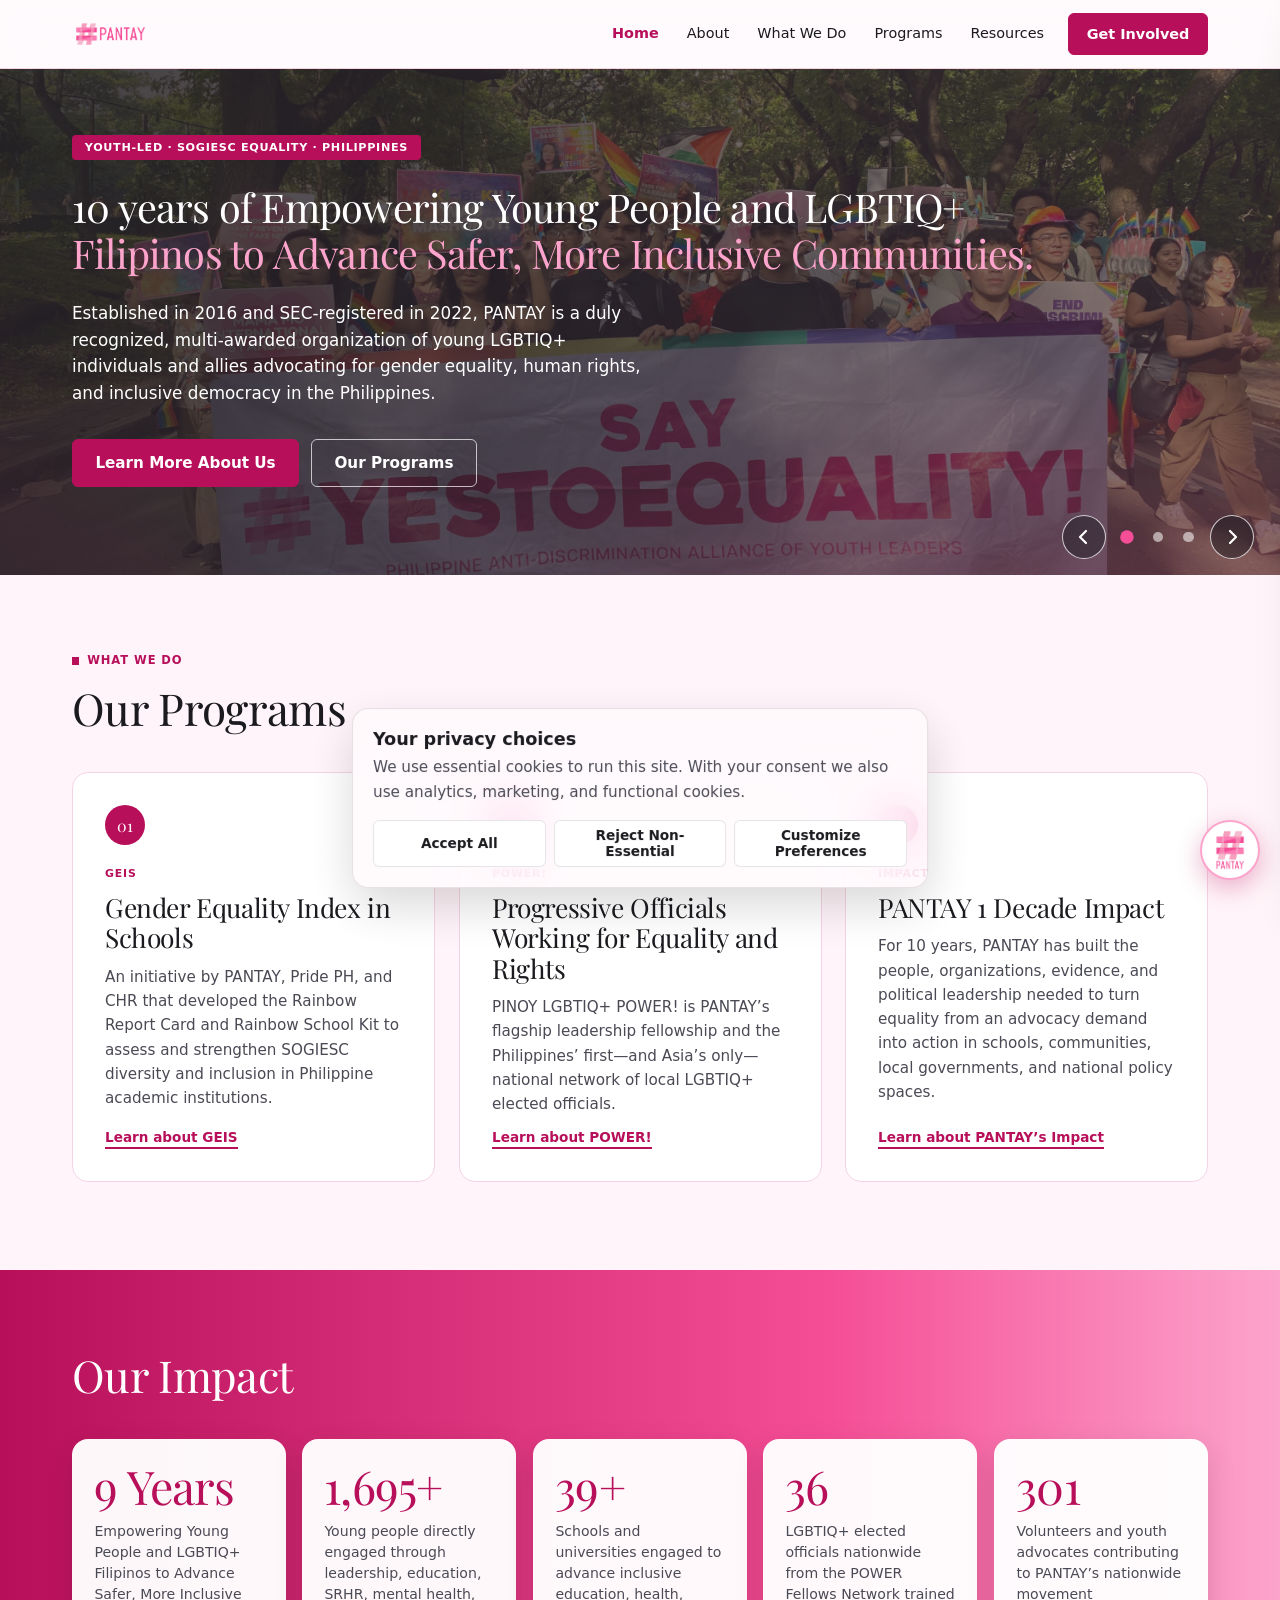
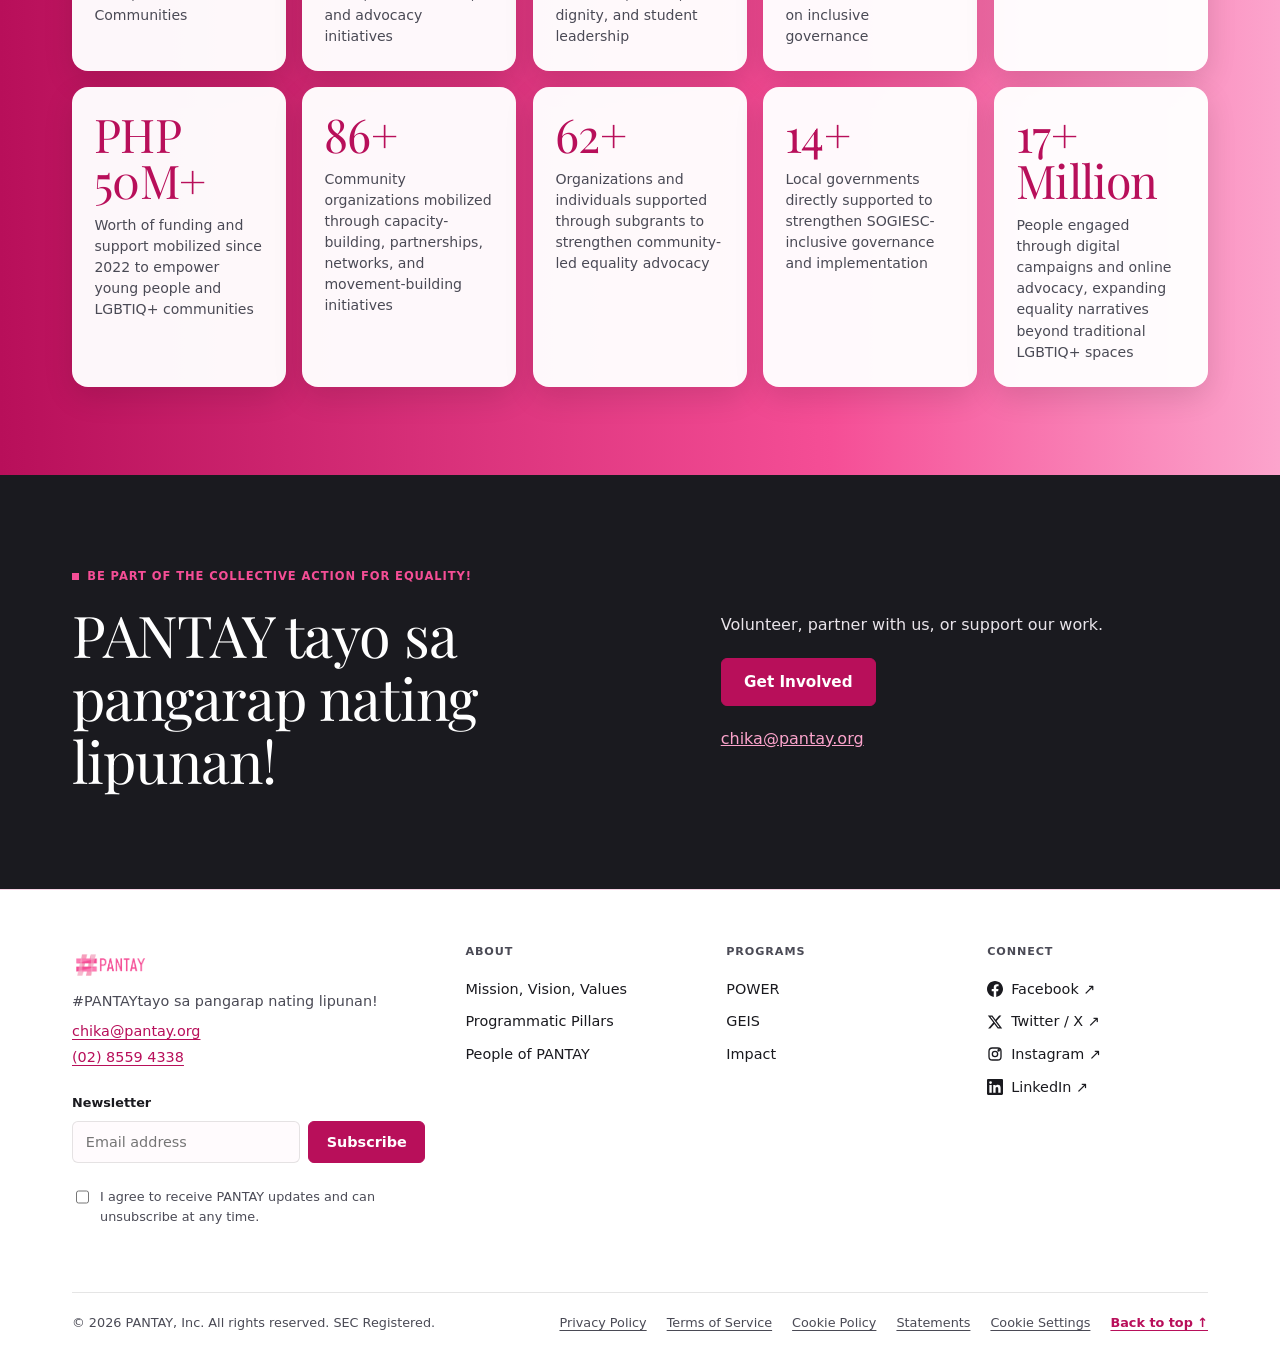
<file: index.html>
<!DOCTYPE html>
<html lang="en">
<head>
<meta charset="utf-8">
<meta name="viewport" content="width=device-width, initial-scale=1, viewport-fit=cover">
<title>PANTAY | 10 Years of Empowering Young People and LGBTIQ+ Filipinos</title>
<meta name="description" content="PANTAY is a multi-awarded organization of young LGBTIQ+ individuals and allies advocating for gender equality, human rights, and inclusive democracy in the Philippines.">
<link rel="icon" type="image/png" href="logo.png">
<link rel="apple-touch-icon" href="logo.png">
<link rel="preconnect" href="https://fonts.googleapis.com">
<link rel="preconnect" href="https://fonts.gstatic.com" crossorigin>
<link href="https://fonts.googleapis.com/css2?family=Playfair+Display:ital,wght@0,400;0,700;1,700&display=swap" rel="stylesheet">
<link rel="stylesheet" href="styles.css">
<link rel="stylesheet" href="pages.css">
<script src="script.js" defer></script>
<script src="pages.js" defer></script>
</head>
<body>
<a class="skip" href="#main">Skip to main content</a>

<header class="site-header" id="hdr">
  <div class="wrap bar">
    <a href="/" class="brand-logo-link"><img src="assets/logo-pantay.png" alt="PANTAY Logo" class="brand-logo" /></a>
    <nav class="nav" aria-label="Primary"><a href="/" aria-current="page">Home</a><a href="about.html">About</a><a href="what-we-do.html">What We Do</a><a href="programs.html">Programs</a><a href="resources.html">Resources</a></nav>
    <a class="btn primary sm" href="get-involved.html">Get Involved</a>
    <button class="burger" id="burger" aria-label="Open menu" aria-expanded="false" aria-controls="drawer"><svg width="22" height="22" viewBox="0 0 22 22" fill="none" stroke="currentColor" stroke-width="2.2" stroke-linecap="round" aria-hidden="true"><path d="M3 6h16M3 11h16M3 16h16"/></svg></button>
  </div>
</header>

<div class="scrim" id="scrim"></div>
<aside class="drawer" id="drawer" role="dialog" aria-modal="true" aria-label="Site menu" inert>
  <div class="drawer-top"><span class="tagline">dahil pantay tayo</span>
    <button class="burger" id="close" aria-label="Close menu"><svg width="20" height="20" viewBox="0 0 20 20" fill="none" stroke="currentColor" stroke-width="2.2" stroke-linecap="round" aria-hidden="true"><path d="M4 4l12 12M16 4L4 16"/></svg></button></div>
  <nav aria-label="Mobile"><a href="/" aria-current="page">Home</a><a href="about.html">About</a><a href="what-we-do.html">What We Do</a><a href="programs.html">Programs</a><a href="resources.html">Resources</a></nav>
  <a class="btn primary" href="get-involved.html">Get Involved</a>
</aside>

<main id="main">
<section class="hero-bg" aria-labelledby="h1">
  <div class="hero-slides" aria-hidden="true">
    <div class="slide s1 on" style="--img:url(assets/hero/hero-1.jpg)"></div>
    <div class="slide s2" style="--img:url(assets/hero/hero-2.jpg)"></div>
    <div class="slide s3" style="--img:url(assets/hero/hero-3.jpg)"></div>
  </div>
  <div class="wrap">
    <p class="hero-tag">Youth-Led · SOGIESC Equality · Philippines</p>
    <h1 id="h1"><span class="l1">10 years of Empowering Young People and LGBTIQ+</span> <span class="l2">Filipinos to Advance Safer, More Inclusive Communities.</span></h1>
    <p class="lede">Established in 2016 and SEC-registered in 2022, PANTAY is a duly recognized, multi-awarded organization of young LGBTIQ+ individuals and allies advocating for gender equality, human rights, and inclusive democracy in the Philippines.</p>
    <div class="cta"><a class="btn primary" href="about.html">Learn More About Us</a><a class="btn ghost" href="#programs">Our Programs</a></div>
  </div>
  <div class="hero-ctl" role="group" aria-label="Hero background photos">
    <button class="arrow" id="hprev" aria-label="Previous photo"><svg width="20" height="20" viewBox="0 0 20 20" fill="none" stroke="currentColor" stroke-width="2.2" stroke-linecap="round" stroke-linejoin="round" aria-hidden="true"><path d="M12 4l-6 6 6 6"/></svg></button>
    <button class="dot" aria-label="Show photo 1" aria-current="true"></button><button class="dot" aria-label="Show photo 2" aria-current="false"></button><button class="dot" aria-label="Show photo 3" aria-current="false"></button>
    <button class="arrow" id="hnext" aria-label="Next photo"><svg width="20" height="20" viewBox="0 0 20 20" fill="none" stroke="currentColor" stroke-width="2.2" stroke-linecap="round" stroke-linejoin="round" aria-hidden="true"><path d="M8 4l6 6-6 6"/></svg></button>
  </div>
</section>

<section class="what" id="programs" aria-labelledby="h2w">
  <div class="wrap">
    <p class="eyebrow">What We Do</p>
    <h2 id="h2w">Our Programs</h2>
    <div class="cards">
      <a class="card lift" href="geis.html"><span class="no" aria-hidden="true">01</span><span class="cat">GEIS</span><h3>Gender Equality Index in Schools</h3><p>An initiative by PANTAY, Pride PH, and CHR that developed the Rainbow Report Card and Rainbow School Kit to assess and strengthen SOGIESC diversity and inclusion in Philippine academic institutions.</p><span class="more">Learn about GEIS</span></a>
      <a class="card lift" href="power.html"><span class="no" aria-hidden="true">02</span><span class="cat">POWER!</span><h3>Progressive Officials Working for Equality and Rights</h3><p>PINOY LGBTIQ+ POWER! is PANTAY’s flagship leadership fellowship and the Philippines’ first—and Asia’s only—national network of local LGBTIQ+ elected officials.</p><span class="more">Learn about POWER!</span></a>
      <a class="card lift" href="impact.html"><span class="no" aria-hidden="true">03</span><span class="cat">Impact</span><h3>PANTAY 1 Decade Impact</h3><p>For 10 years, PANTAY has built the people, organizations, evidence, and political leadership needed to turn equality from an advocacy demand into action in schools, communities, local governments, and national policy spaces.</p><span class="more">Learn about PANTAY’s Impact</span></a>
    </div>
  </div>
</section>

<section class="impact on-dark" id="impact" aria-labelledby="h2i">
  <div class="wrap">
    <h2 id="h2i">Our Impact</h2>
    <div class="stats" id="stats" tabindex="0" role="region" aria-label="Impact statistics, scrollable"><article class="stat lift" data-n="10" data-suf=" Years"><p class="num" aria-label="10 Years"><span aria-hidden="true">10 Years</span></p><p class="lbl">Empowering Young People and LGBTIQ+ Filipinos to Advance Safer, More Inclusive Communities</p></article>
<article class="stat lift" data-n="2000" data-suf="+"><p class="num" aria-label="2,000+"><span aria-hidden="true">2,000+</span></p><p class="lbl">Young people directly engaged through leadership, education, SRHR, mental health, and advocacy initiatives</p></article>
<article class="stat lift" data-n="50" data-suf="+"><p class="num" aria-label="50+"><span aria-hidden="true">50+</span></p><p class="lbl">Schools and universities engaged to advance inclusive education, health, dignity, and student leadership</p></article>
<article class="stat lift" data-n="40"><p class="num" aria-label="40"><span aria-hidden="true">40</span></p><p class="lbl">LGBTIQ+ elected officials nationwide from the POWER Fellows Network trained on inclusive governance</p></article>
<article class="stat lift" data-n="356"><p class="num" aria-label="356"><span aria-hidden="true">356</span></p><p class="lbl">Volunteers and youth advocates contributing to PANTAY’s nationwide movement</p></article>
<article class="stat lift" data-n="70" data-pre="PHP " data-suf="M+"><p class="num" aria-label="PHP 70M+"><span aria-hidden="true">PHP 70M+</span></p><p class="lbl">Worth of funding and support mobilized since 2022 to empower young people and LGBTIQ+ communities</p></article>
<article class="stat lift" data-n="100" data-suf="+"><p class="num" aria-label="100+"><span aria-hidden="true">100+</span></p><p class="lbl">Community organizations mobilized through capacity-building, partnerships, networks, and movement-building initiatives</p></article>
<article class="stat lift" data-n="80" data-suf="+"><p class="num" aria-label="80+"><span aria-hidden="true">80+</span></p><p class="lbl">Organizations and individuals supported through subgrants to strengthen community-led equality advocacy</p></article>
<article class="stat lift" data-n="20" data-suf="+"><p class="num" aria-label="20+"><span aria-hidden="true">20+</span></p><p class="lbl">Local governments directly supported to strengthen SOGIESC-inclusive governance and implementation</p></article>
<article class="stat lift" data-n="20" data-suf="+ Million"><p class="num" aria-label="20+ Million"><span aria-hidden="true">20+ Million</span></p><p class="lbl">People engaged through digital campaigns and online advocacy, expanding equality narratives beyond traditional LGBTIQ+ spaces</p></article>
</div>
  </div>
</section>

<section class="cta-band on-dark" aria-labelledby="h2c">
  <div class="wrap cta-grid">
    <div><p class="eyebrow">Be part of the collective action for equality!</p><h2 id="h2c">PANTAY tayo sa pangarap nating lipunan!</h2></div>
    <div><p>Volunteer, partner with us, or support our work.</p><a class="btn primary" href="get-involved.html">Get Involved</a><a class="mail" href="mailto:chika@pantay.org">chika@pantay.org</a></div>
  </div>
</section>
</main>

<footer>
  <div class="wrap">
    <div class="fgrid">
      <div class="fbrand">
        <a href="/" class="brand-logo-link"><img src="assets/logo-pantay.png" alt="PANTAY Logo" class="brand-logo" /></a>
        <p>#PANTAYtayo sa pangarap nating lipunan!</p>
        <a class="c" href="mailto:chika@pantay.org">chika@pantay.org</a>
        <a class="c" href="tel:+63285594338">(02) 8559 4338</a>
        <form id="news" novalidate>
          <label class="l" for="em">Newsletter</label>
          <div class="nrow"><input id="em" type="email" placeholder="Email address" autocomplete="email" aria-describedby="emerr"><button class="btn primary sm" type="submit">Subscribe</button></div>
          <div class="err" id="emerr"></div>
          <input class="hp" type="text" name="website" tabindex="-1" autocomplete="off" aria-hidden="true">
          <label class="check"><input id="cons" type="checkbox"> I agree to receive PANTAY updates and can unsubscribe at any time.</label>
          <div class="err" id="conserr"></div>
          <p id="newsmsg" role="status" aria-live="polite"></p>
        </form>
      </div>
      <nav class="fcol" aria-label="About"><h3>About</h3><a href="about.html#mission-vision-values">Mission, Vision, Values</a><a href="what-we-do.html">Programmatic Pillars</a><a href="about.html#people">People of PANTAY</a></nav>
      <nav class="fcol" aria-label="Programs"><h3>Programs</h3><a href="power.html">POWER</a><a href="geis.html">GEIS</a><a href="impact.html">Impact</a></nav>
      <nav class="fcol" aria-label="Connect"><h3>Connect</h3><a href="https://www.facebook.com/PANTAYPilipinas" rel="noopener"><svg viewBox="0 0 24 24" fill="currentColor" aria-hidden="true"><path d="M24 12.073c0-6.627-5.373-12-12-12s-12 5.373-12 12c0 5.99 4.388 10.954 10.125 11.854v-8.385H7.078v-3.47h3.047V9.43c0-3.007 1.792-4.669 4.533-4.669 1.312 0 2.686.235 2.686.235v2.953H15.83c-1.491 0-1.956.925-1.956 1.874v2.25h3.328l-.532 3.47h-2.796v8.385C19.612 23.027 24 18.062 24 12.073z"/></svg><span>Facebook ↗</span></a><a href="https://x.com/PANTAYtayo" rel="noopener"><svg viewBox="0 0 24 24" fill="currentColor" aria-hidden="true"><path d="M18.244 2.25h3.308l-7.227 8.26 8.502 11.24H16.17l-5.214-6.817L4.99 21.75H1.68l7.73-8.835L1.254 2.25H8.08l4.713 6.231zm-1.161 17.52h1.833L7.084 4.126H5.117z"/></svg><span>Twitter / X ↗</span></a><a href="https://www.instagram.com/pantaytayo/" rel="noopener"><svg viewBox="0 0 24 24" fill="none" stroke="currentColor" stroke-width="2" stroke-linecap="round" aria-hidden="true"><rect x="3" y="3" width="18" height="18" rx="5"/><circle cx="12" cy="12" r="4"/><circle cx="17.5" cy="6.5" r="1" fill="currentColor"/></svg><span>Instagram ↗</span></a><a href="https://www.linkedin.com/company/pantay-inc" rel="noopener"><svg viewBox="0 0 24 24" fill="currentColor" aria-hidden="true"><path d="M20.447 20.452h-3.554v-5.569c0-1.328-.027-3.037-1.852-3.037-1.853 0-2.136 1.445-2.136 2.939v5.667H9.351V9h3.414v1.561h.046c.477-.9 1.637-1.85 3.37-1.85 3.601 0 4.267 2.37 4.267 5.455v6.286zM5.337 7.433a2.062 2.062 0 01-2.063-2.065 2.064 2.064 0 112.063 2.065zm1.782 13.019H3.555V9h3.564v11.452zM22.225 0H1.771C.792 0 0 .774 0 1.729v20.542C0 23.227.792 24 1.771 24h20.451C23.2 24 24 23.227 24 22.271V1.729C24 .774 23.2 0 22.222 0h.003z"/></svg><span>LinkedIn ↗</span></a></nav>
    </div>
    <div class="fbottom">
      <p>© 2026 PANTAY, Inc. All rights reserved. SEC Registered.</p>
      <div class="legal"><a href="privacy-policy.html">Privacy Policy</a><a href="terms-of-service.html">Terms of Service</a><a href="cookie-policy.html">Cookie Policy</a><a href="statements.html">Statements</a><button type="button" id="cookieReopen">Cookie Settings</button><a href="#main">Back to top ↑</a></div>
    </div>
  </div>
</footer>

<section class="cookie" id="cookie" role="region" aria-labelledby="ckh">
  <div id="ckMain">
    <h2 id="ckh">Your privacy choices</h2>
    <p>We use essential cookies to run this site. With your consent we also use analytics, marketing, and functional cookies.</p>
    <div class="row">
      <button class="btn" id="ckAll">Accept All</button>
      <button class="btn" id="ckRej">Reject Non-Essential</button>
      <button class="btn" id="ckCus">Customize Preferences</button>
    </div>
  </div>
  <div id="ckPrefs" hidden>
    <h2>Customize preferences</h2>
    <div class="opt"><label for="o0">Strictly necessary (always on)</label><input id="o0" type="checkbox" checked disabled></div>
    <div class="opt"><label for="o1">Analytics</label><input id="o1" type="checkbox" data-k="analytics"></div>
    <div class="opt"><label for="o2">Marketing</label><input id="o2" type="checkbox" data-k="marketing"></div>
    <div class="opt"><label for="o3">Functional</label><input id="o3" type="checkbox" data-k="functional"></div>
    <div class="row" style="margin-top:1rem"><button class="btn" id="ckBack">Back</button><button class="btn pink" id="ckSave">Save Preferences</button></div>
  </div>
</section>

<!-- Ask PANTAY assistant -->
<div class="ap-launcher">
  <button class="ap-btn lift" id="apBtn" aria-label="Open Ask PANTAY chat" aria-expanded="false" aria-controls="apPanel">
    <img class="ap-logo" src="logo.png" alt="">
    <svg hidden width="28" height="28" viewBox="0 0 24 24" fill="none" stroke="currentColor" stroke-width="2" stroke-linecap="round" stroke-linejoin="round" aria-hidden="true"><path d="M21 12a8 8 0 0 1-11.6 7.1L4 20l1-4.6A8 8 0 1 1 21 12z"/><path d="M9 11h.01M12 11h.01M15 11h.01"/></svg>
  </button>
  <span class="ap-tip">Ask PANTAY</span>
</div>

<section class="ap-panel" id="apPanel" role="dialog" aria-label="Ask PANTAY">
  <header class="ap-head">
    <div class="ap-av" aria-hidden="true">
      <img class="ap-logo" src="logo.png" alt="">
      <svg hidden width="20" height="20" viewBox="0 0 24 24" fill="none" stroke="currentColor" stroke-width="2.2" stroke-linecap="round" stroke-linejoin="round"><path d="M12 21s-7-4.4-9.3-9A5.3 5.3 0 0 1 12 6a5.3 5.3 0 0 1 9.3 6C19 16.6 12 21 12 21z"/></svg>
    </div>
    <div class="ap-title">Ask PANTAY</div>
    <button class="ap-x" id="apClose" aria-label="Close chat"><svg width="20" height="20" viewBox="0 0 24 24" fill="none" stroke="currentColor" stroke-width="2.2" stroke-linecap="round" aria-hidden="true"><path d="M6 6l12 12M18 6L6 18"/></svg></button>
  </header>
  <div class="ap-log" id="apLog" aria-live="polite"></div>
  <div class="ap-chips" id="apChips"></div>
  <form class="ap-form" id="apForm" autocomplete="off">
    <input class="ap-in" id="apIn" type="text" placeholder="Ask a question…" aria-label="Your question" maxlength="200">
    <button class="ap-send" type="submit" aria-label="Send"><svg width="20" height="20" viewBox="0 0 24 24" fill="none" stroke="currentColor" stroke-width="2.4" stroke-linecap="round" stroke-linejoin="round" aria-hidden="true"><path d="M7 17L17 7M8 7h9v9"/></svg></button>
  </form>
</section>
</body>
</html>
</file>
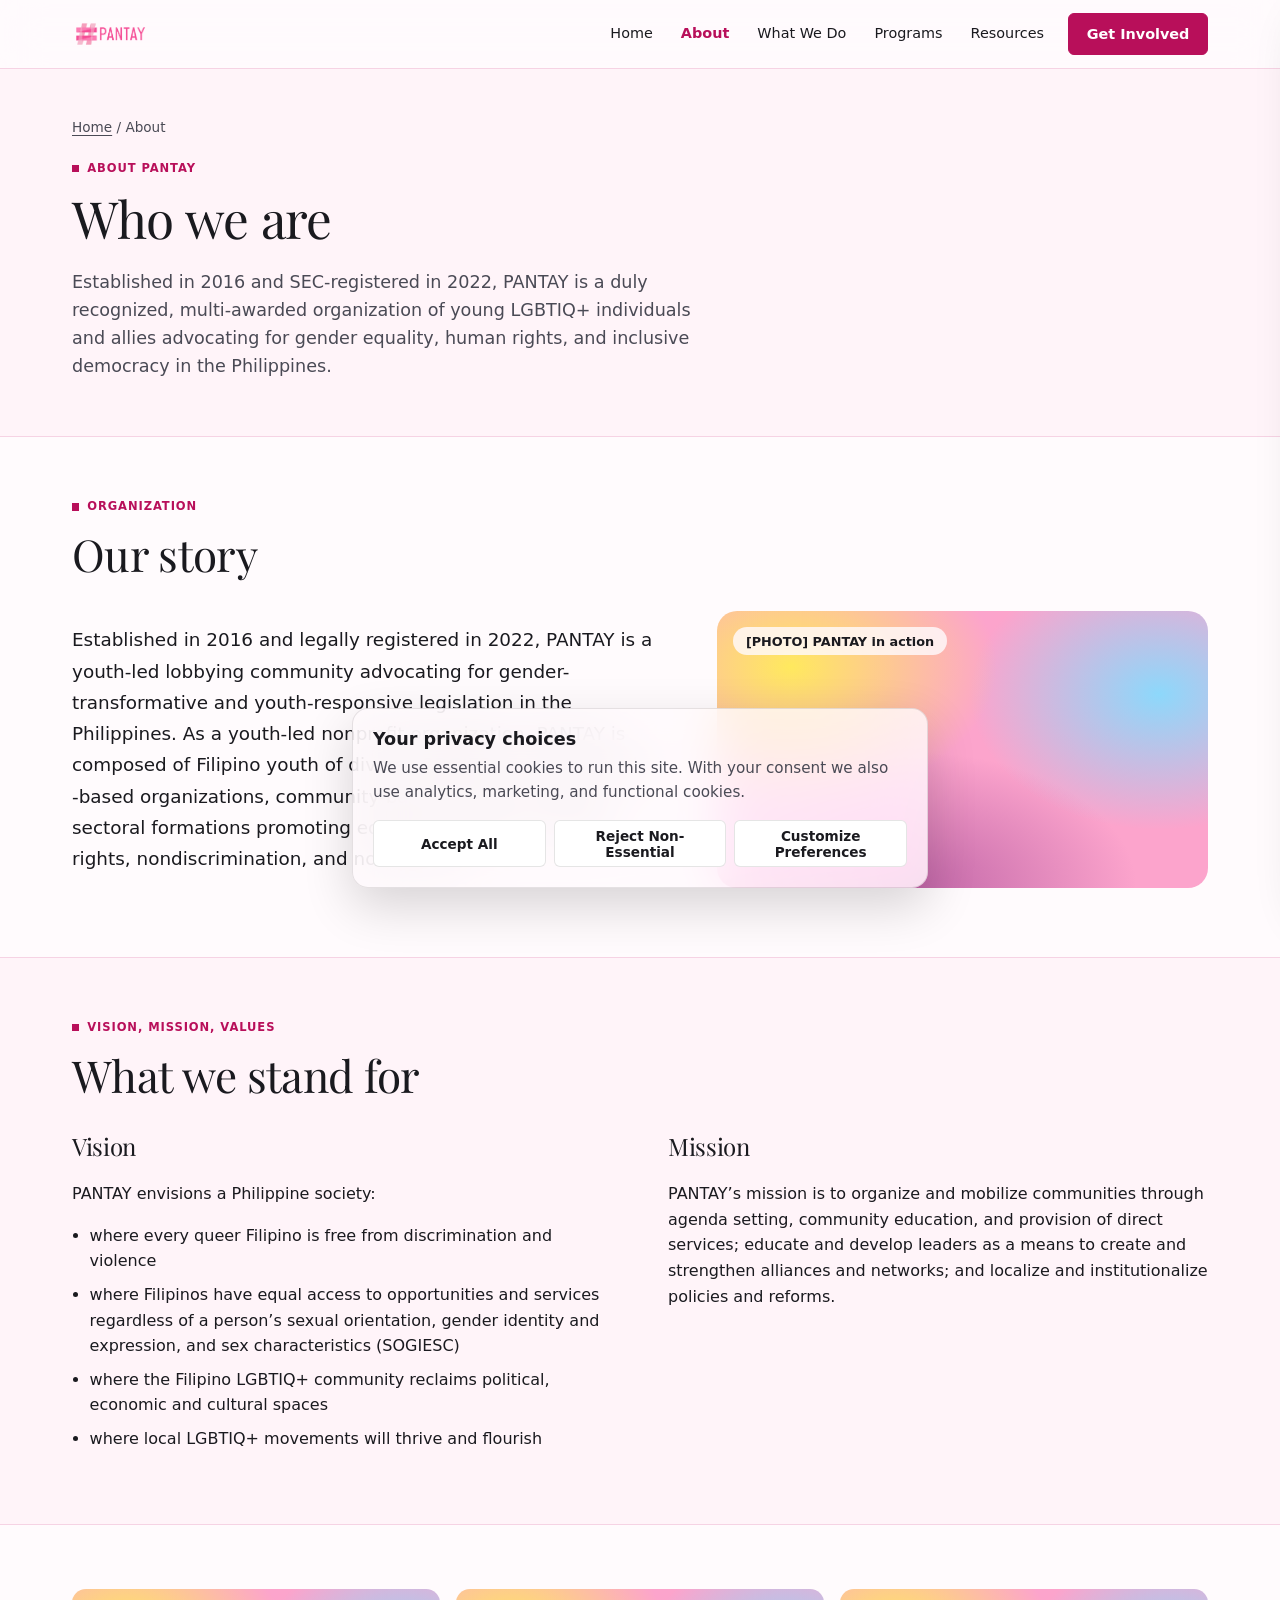
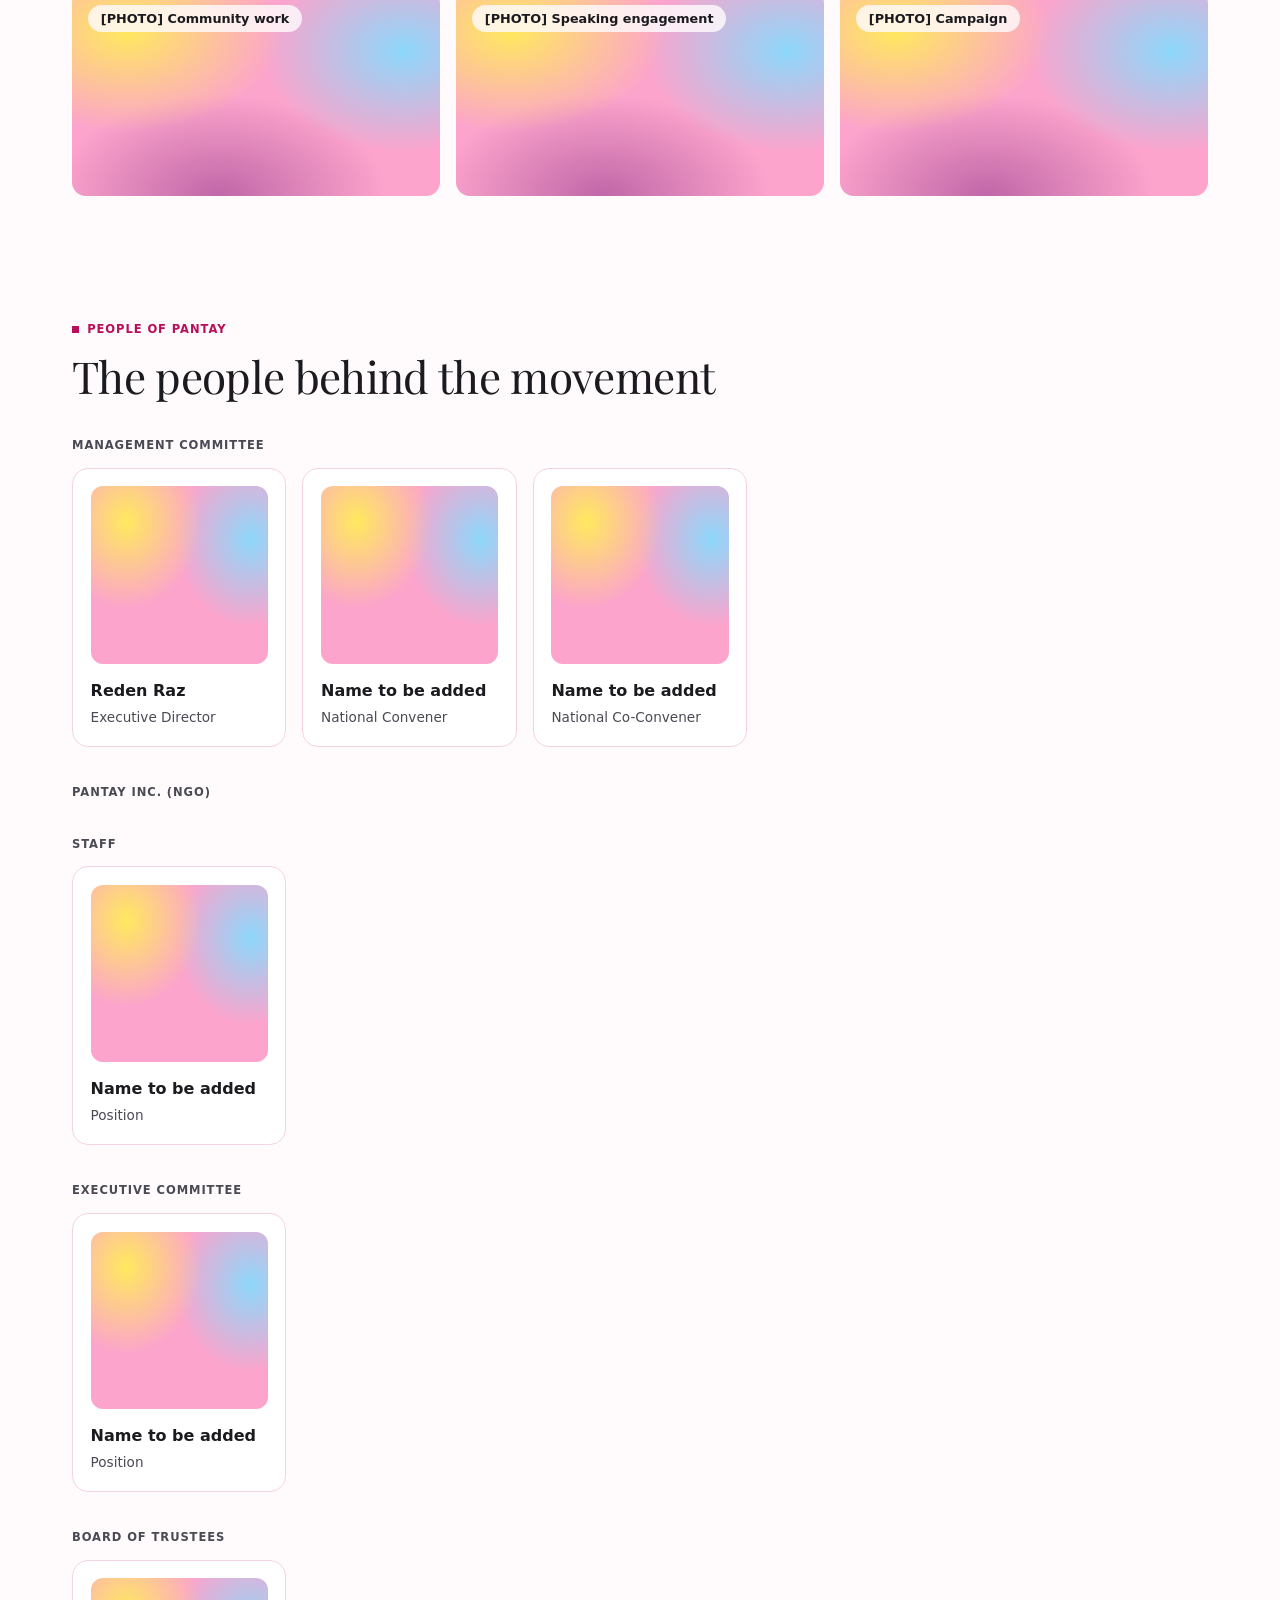
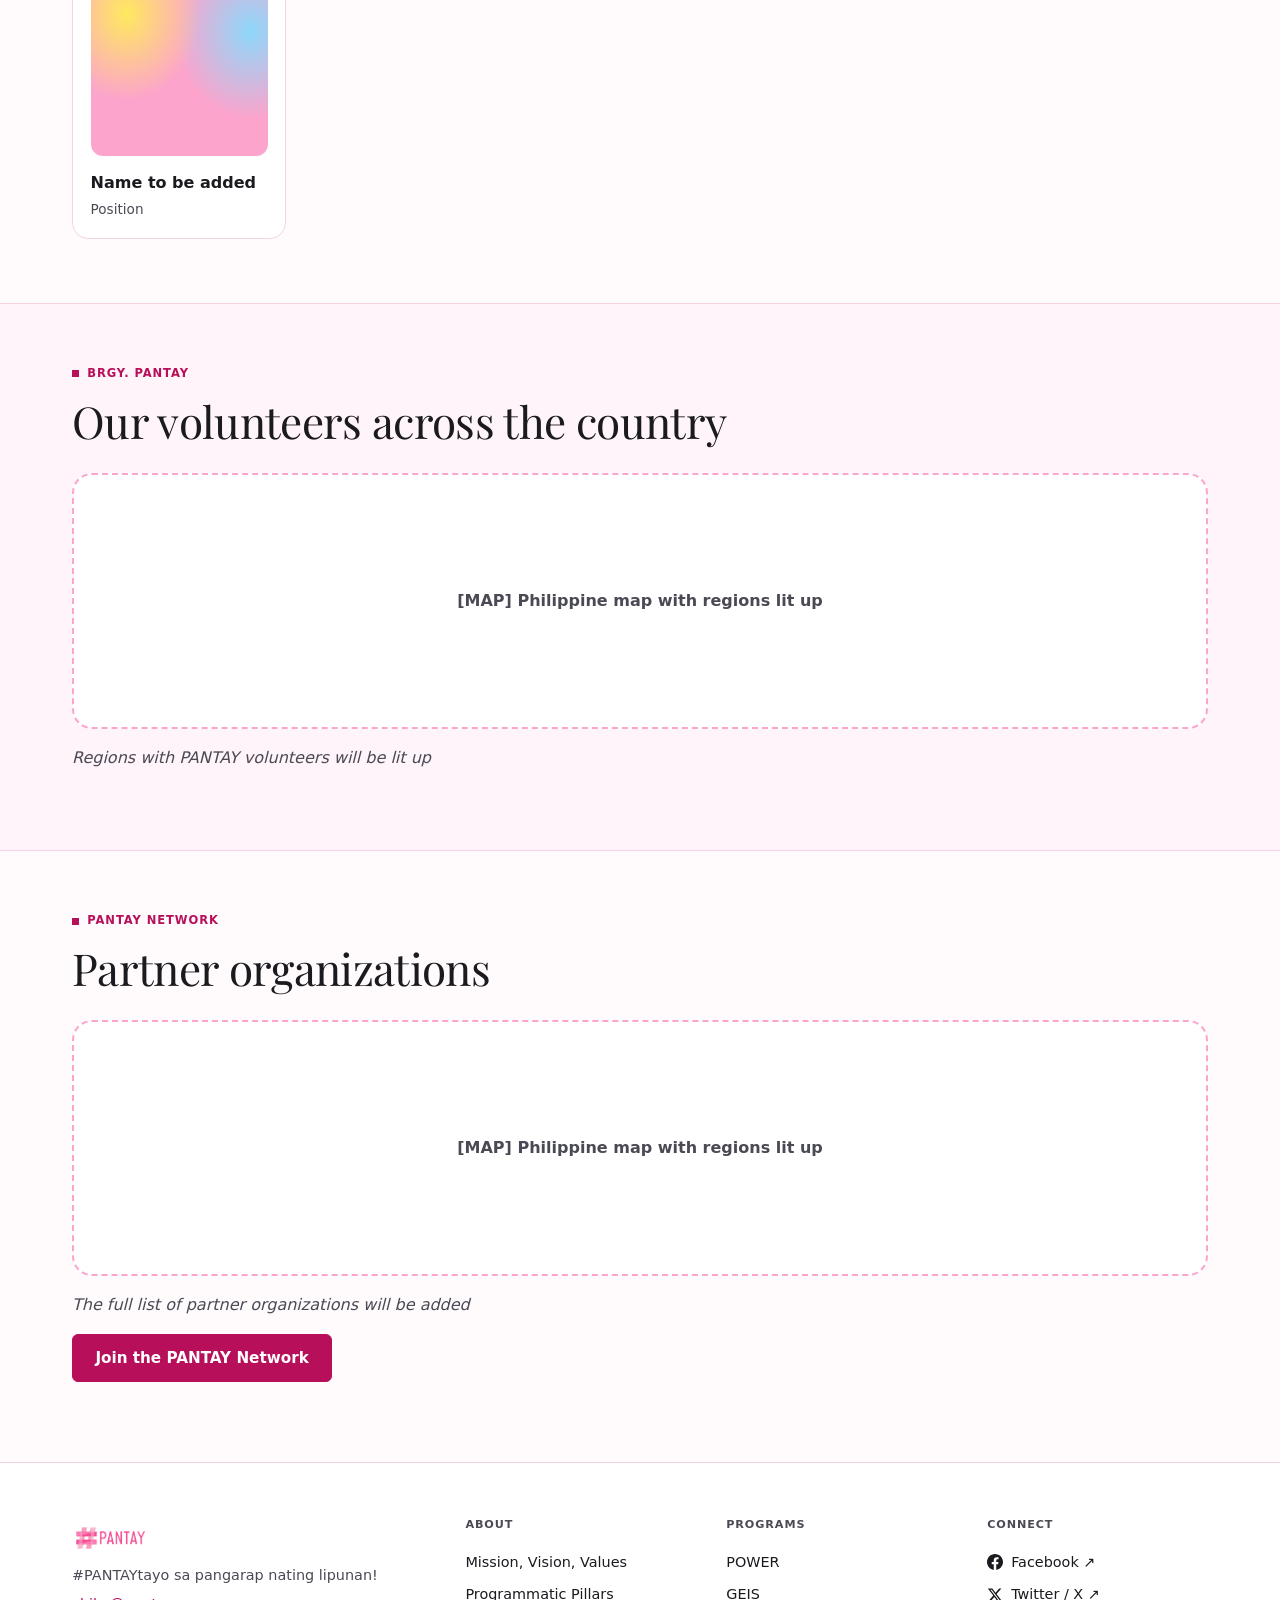
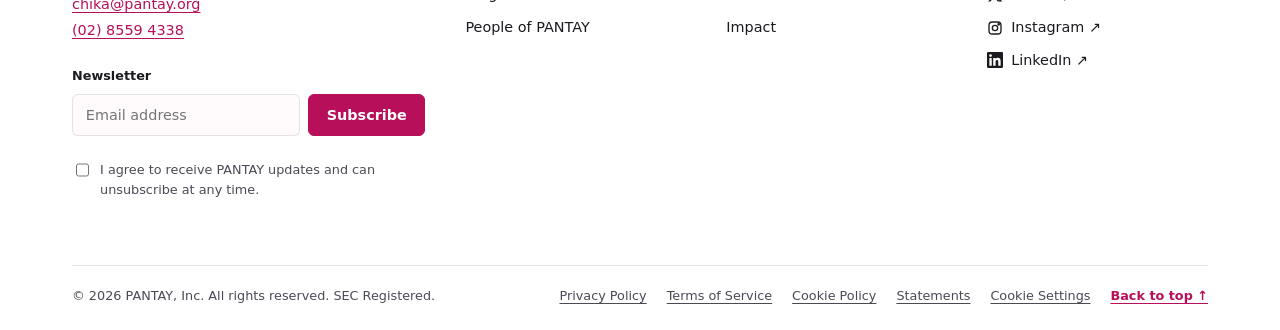
<file: about.html>
<!DOCTYPE html>
<html lang="en">
<head>
<meta charset="utf-8">
<meta name="viewport" content="width=device-width, initial-scale=1, viewport-fit=cover">
<title>About | PANTAY</title>
<meta name="description" content="Established in 2016 and SEC-registered in 2022, PANTAY is a duly recognized, multi-awarded organization of young LGBTIQ+ individuals and allies advocating for gender equality, human rights, and inclusive democracy in the Philippines.">
<link rel="icon" type="image/png" href="logo.png">
<link rel="apple-touch-icon" href="logo.png">
<link rel="preconnect" href="https://fonts.googleapis.com">
<link rel="preconnect" href="https://fonts.gstatic.com" crossorigin>
<link href="https://fonts.googleapis.com/css2?family=Playfair+Display:ital,wght@0,400;0,700;1,700&display=swap" rel="stylesheet">
<link rel="stylesheet" href="styles.css">
<link rel="stylesheet" href="pages.css">
<script src="script.js" defer></script>
<script src="pages.js" defer></script>
</head>
<body>
<a class="skip" href="#main">Skip to main content</a>

<header class="site-header" id="hdr">
  <div class="wrap bar">
    <a href="/" class="brand-logo-link"><img src="assets/logo-pantay.png" alt="PANTAY Logo" class="brand-logo" /></a>
    <nav class="nav" aria-label="Primary"><a href="/">Home</a><a href="about.html" aria-current="page">About</a><a href="what-we-do.html">What We Do</a><a href="programs.html">Programs</a><a href="resources.html">Resources</a></nav>
    <a class="btn primary sm" href="get-involved.html">Get Involved</a>
    <button class="burger" id="burger" aria-label="Open menu" aria-expanded="false" aria-controls="drawer"><svg width="22" height="22" viewBox="0 0 22 22" fill="none" stroke="currentColor" stroke-width="2.2" stroke-linecap="round" aria-hidden="true"><path d="M3 6h16M3 11h16M3 16h16"/></svg></button>
  </div>
</header>

<div class="scrim" id="scrim"></div>
<aside class="drawer" id="drawer" role="dialog" aria-modal="true" aria-label="Site menu" inert>
  <div class="drawer-top"><span class="tagline">dahil pantay tayo</span>
    <button class="burger" id="close" aria-label="Close menu"><svg width="20" height="20" viewBox="0 0 20 20" fill="none" stroke="currentColor" stroke-width="2.2" stroke-linecap="round" aria-hidden="true"><path d="M4 4l12 12M16 4L4 16"/></svg></button></div>
  <nav aria-label="Mobile"><a href="/">Home</a><a href="about.html" aria-current="page">About</a><a href="what-we-do.html">What We Do</a><a href="programs.html">Programs</a><a href="resources.html">Resources</a></nav>
  <a class="btn primary" href="get-involved.html">Get Involved</a>
</aside>

<main id="main">
<section class="art-hero"><div class="wrap">
  <p class="crumbs"><a href="/">Home</a> / About</p>
  <p class="eyebrow">About PANTAY</p>
  <h1>Who we are</h1>
  <p class="lede">Established in 2016 and SEC-registered in 2022, PANTAY is a duly recognized, multi-awarded organization of young LGBTIQ+ individuals and allies advocating for gender equality, human rights, and inclusive democracy in the Philippines.</p>
</div></section><section class="sec " id="org"><div class="wrap"><p class="eyebrow">Organization</p><h2>Our story</h2><div class="split"><p class="big">Established in 2016 and legally registered in 2022, PANTAY is a youth-led lobbying community advocating for gender-transformative and youth-responsive legislation in the Philippines. As a youth-led nonprofit organization, PANTAY is composed of Filipino youth of diverse SOGIESC, and student-led -based organizations, community-based groups, and other sectoral formations promoting equality, respect for human rights, nondiscrimination, and nonviolence.</p><div class="art-photo" role="img" aria-label="Placeholder for article photo"><span>[PHOTO] PANTAY in action</span></div></div></div></section><section class="sec tint" id="mission-vision-values"><div class="wrap"><p class="eyebrow">Vision, Mission, Values</p><h2>What we stand for</h2><div class="vmv"><div><h3>Vision</h3><p>PANTAY envisions a Philippine society:</p><ul><li>where every queer Filipino is free from discrimination and violence</li><li>where Filipinos have equal access to opportunities and services regardless of a person’s sexual orientation, gender identity and expression, and sex characteristics (SOGIESC)</li><li>where the Filipino LGBTIQ+ community reclaims political, economic and cultural spaces</li><li>where local LGBTIQ+ movements will thrive and flourish</li></ul></div><div><h3>Mission</h3><p>PANTAY’s mission is to organize and mobilize communities through agenda setting, community education, and provision of direct services; educate and develop leaders as a means to create and strengthen alliances and networks; and localize and institutionalize policies and reforms.</p></div></div></div></section><section class="sec "><div class="wrap"><div class="strip"><div class="art-photo" role="img" aria-label="Placeholder for article photo"><span>[PHOTO] Community work</span></div><div class="art-photo" role="img" aria-label="Placeholder for article photo"><span>[PHOTO] Speaking engagement</span></div><div class="art-photo" role="img" aria-label="Placeholder for article photo"><span>[PHOTO] Campaign</span></div></div></div></section><section class="sec " id="people"><div class="wrap"><p class="eyebrow">People of PANTAY</p><h2>The people behind the movement</h2><h3 class="gh">Management Committee</h3><div class="people"><div class="person"><div class="ph-av" aria-hidden="true"></div><b>Reden Raz</b><span>Executive Director</span></div><div class="person"><div class="ph-av" aria-hidden="true"></div><b>Name to be added</b><span>National Convener</span></div><div class="person"><div class="ph-av" aria-hidden="true"></div><b>Name to be added</b><span>National Co-Convener</span></div></div><h3 class="gh">PANTAY Inc. (NGO)</h3><h3 class="gh">Staff</h3><div class="people"><div class="person"><div class="ph-av" aria-hidden="true"></div><b>Name to be added</b><span>Position</span></div></div><h3 class="gh">Executive Committee</h3><div class="people"><div class="person"><div class="ph-av" aria-hidden="true"></div><b>Name to be added</b><span>Position</span></div></div><h3 class="gh">Board of Trustees</h3><div class="people"><div class="person"><div class="ph-av" aria-hidden="true"></div><b>Name to be added</b><span>Position</span></div></div></div></section><section class="sec tint" id="brgy-pantay"><div class="wrap"><p class="eyebrow">Brgy. PANTAY</p><h2>Our volunteers across the country</h2><div class="map-ph" role="img" aria-label="Placeholder for map of the Philippines"><span>[MAP] Philippine map with regions lit up</span></div><p class="note">Regions with PANTAY volunteers will be lit up</p></div></section><section class="sec " id="network"><div class="wrap"><p class="eyebrow">PANTAY Network</p><h2>Partner organizations</h2><div class="map-ph" role="img" aria-label="Placeholder for map of the Philippines"><span>[MAP] Philippine map with regions lit up</span></div><p class="note">The full list of partner organizations will be added</p><p><a class="btn primary" href="get-involved.html#network">Join the PANTAY Network</a></p></div></section>
</main>

<footer>
  <div class="wrap">
    <div class="fgrid">
      <div class="fbrand">
        <a href="/" class="brand-logo-link"><img src="assets/logo-pantay.png" alt="PANTAY Logo" class="brand-logo" /></a>
        <p>#PANTAYtayo sa pangarap nating lipunan!</p>
        <a class="c" href="mailto:chika@pantay.org">chika@pantay.org</a>
        <a class="c" href="tel:+63285594338">(02) 8559 4338</a>
        <form id="news" novalidate>
          <label class="l" for="em">Newsletter</label>
          <div class="nrow"><input id="em" type="email" placeholder="Email address" autocomplete="email" aria-describedby="emerr"><button class="btn primary sm" type="submit">Subscribe</button></div>
          <div class="err" id="emerr"></div>
          <input class="hp" type="text" name="website" tabindex="-1" autocomplete="off" aria-hidden="true">
          <label class="check"><input id="cons" type="checkbox"> I agree to receive PANTAY updates and can unsubscribe at any time.</label>
          <div class="err" id="conserr"></div>
          <p id="newsmsg" role="status" aria-live="polite"></p>
        </form>
      </div>
      <nav class="fcol" aria-label="About"><h3>About</h3><a href="about.html#mission-vision-values">Mission, Vision, Values</a><a href="what-we-do.html">Programmatic Pillars</a><a href="about.html#people">People of PANTAY</a></nav>
      <nav class="fcol" aria-label="Programs"><h3>Programs</h3><a href="power.html">POWER</a><a href="geis.html">GEIS</a><a href="impact.html">Impact</a></nav>
      <nav class="fcol" aria-label="Connect"><h3>Connect</h3><a href="https://www.facebook.com/PANTAYPilipinas" rel="noopener"><svg viewBox="0 0 24 24" fill="currentColor" aria-hidden="true"><path d="M24 12.073c0-6.627-5.373-12-12-12s-12 5.373-12 12c0 5.99 4.388 10.954 10.125 11.854v-8.385H7.078v-3.47h3.047V9.43c0-3.007 1.792-4.669 4.533-4.669 1.312 0 2.686.235 2.686.235v2.953H15.83c-1.491 0-1.956.925-1.956 1.874v2.25h3.328l-.532 3.47h-2.796v8.385C19.612 23.027 24 18.062 24 12.073z"/></svg><span>Facebook ↗</span></a><a href="https://x.com/PANTAYtayo" rel="noopener"><svg viewBox="0 0 24 24" fill="currentColor" aria-hidden="true"><path d="M18.244 2.25h3.308l-7.227 8.26 8.502 11.24H16.17l-5.214-6.817L4.99 21.75H1.68l7.73-8.835L1.254 2.25H8.08l4.713 6.231zm-1.161 17.52h1.833L7.084 4.126H5.117z"/></svg><span>Twitter / X ↗</span></a><a href="https://www.instagram.com/pantaytayo/" rel="noopener"><svg viewBox="0 0 24 24" fill="none" stroke="currentColor" stroke-width="2" stroke-linecap="round" aria-hidden="true"><rect x="3" y="3" width="18" height="18" rx="5"/><circle cx="12" cy="12" r="4"/><circle cx="17.5" cy="6.5" r="1" fill="currentColor"/></svg><span>Instagram ↗</span></a><a href="https://www.linkedin.com/company/pantay-inc" rel="noopener"><svg viewBox="0 0 24 24" fill="currentColor" aria-hidden="true"><path d="M20.447 20.452h-3.554v-5.569c0-1.328-.027-3.037-1.852-3.037-1.853 0-2.136 1.445-2.136 2.939v5.667H9.351V9h3.414v1.561h.046c.477-.9 1.637-1.85 3.37-1.85 3.601 0 4.267 2.37 4.267 5.455v6.286zM5.337 7.433a2.062 2.062 0 01-2.063-2.065 2.064 2.064 0 112.063 2.065zm1.782 13.019H3.555V9h3.564v11.452zM22.225 0H1.771C.792 0 0 .774 0 1.729v20.542C0 23.227.792 24 1.771 24h20.451C23.2 24 24 23.227 24 22.271V1.729C24 .774 23.2 0 22.222 0h.003z"/></svg><span>LinkedIn ↗</span></a></nav>
    </div>
    <div class="fbottom">
      <p>© 2026 PANTAY, Inc. All rights reserved. SEC Registered.</p>
      <div class="legal"><a href="privacy-policy.html">Privacy Policy</a><a href="terms-of-service.html">Terms of Service</a><a href="cookie-policy.html">Cookie Policy</a><a href="statements.html">Statements</a><button type="button" id="cookieReopen">Cookie Settings</button><a href="#main">Back to top ↑</a></div>
    </div>
  </div>
</footer>

<section class="cookie" id="cookie" role="region" aria-labelledby="ckh">
  <div id="ckMain">
    <h2 id="ckh">Your privacy choices</h2>
    <p>We use essential cookies to run this site. With your consent we also use analytics, marketing, and functional cookies.</p>
    <div class="row">
      <button class="btn" id="ckAll">Accept All</button>
      <button class="btn" id="ckRej">Reject Non-Essential</button>
      <button class="btn" id="ckCus">Customize Preferences</button>
    </div>
  </div>
  <div id="ckPrefs" hidden>
    <h2>Customize preferences</h2>
    <div class="opt"><label for="o0">Strictly necessary (always on)</label><input id="o0" type="checkbox" checked disabled></div>
    <div class="opt"><label for="o1">Analytics</label><input id="o1" type="checkbox" data-k="analytics"></div>
    <div class="opt"><label for="o2">Marketing</label><input id="o2" type="checkbox" data-k="marketing"></div>
    <div class="opt"><label for="o3">Functional</label><input id="o3" type="checkbox" data-k="functional"></div>
    <div class="row" style="margin-top:1rem"><button class="btn" id="ckBack">Back</button><button class="btn pink" id="ckSave">Save Preferences</button></div>
  </div>
</section>
</body>
</html>
</file>
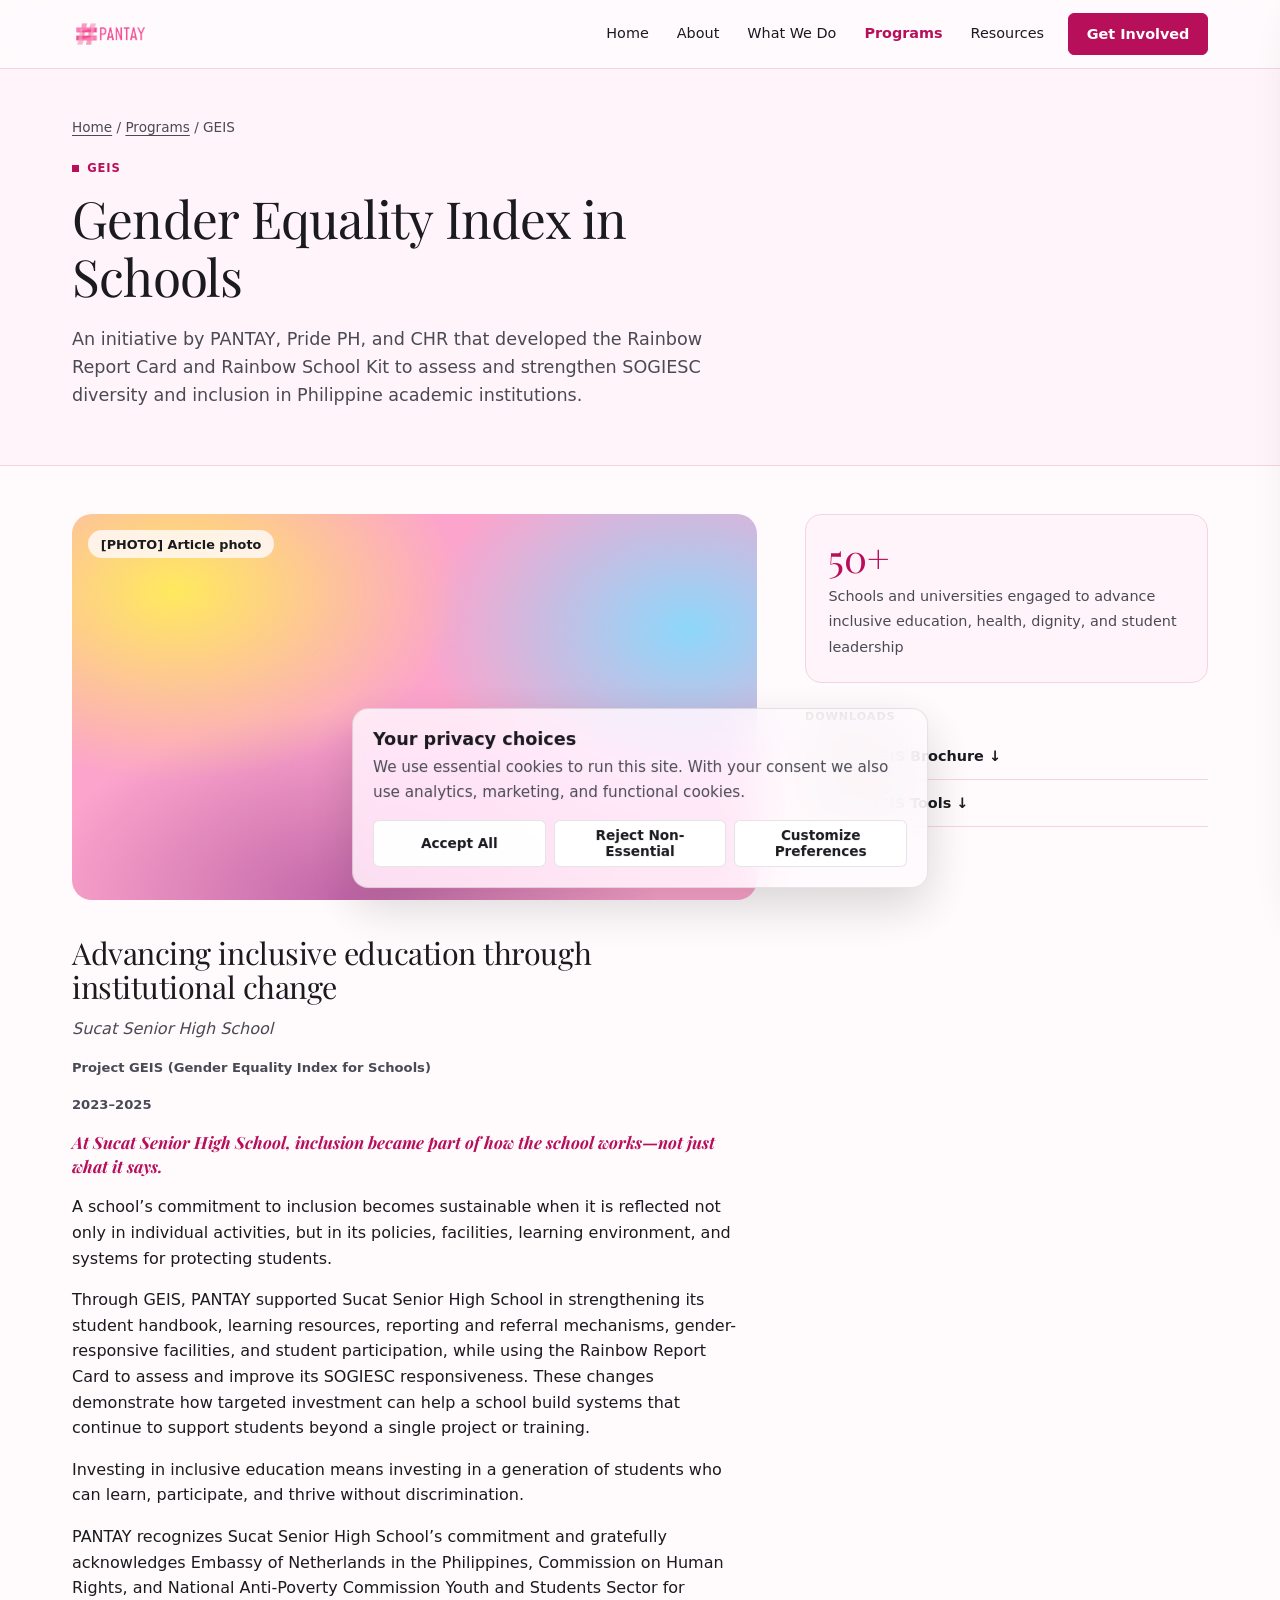
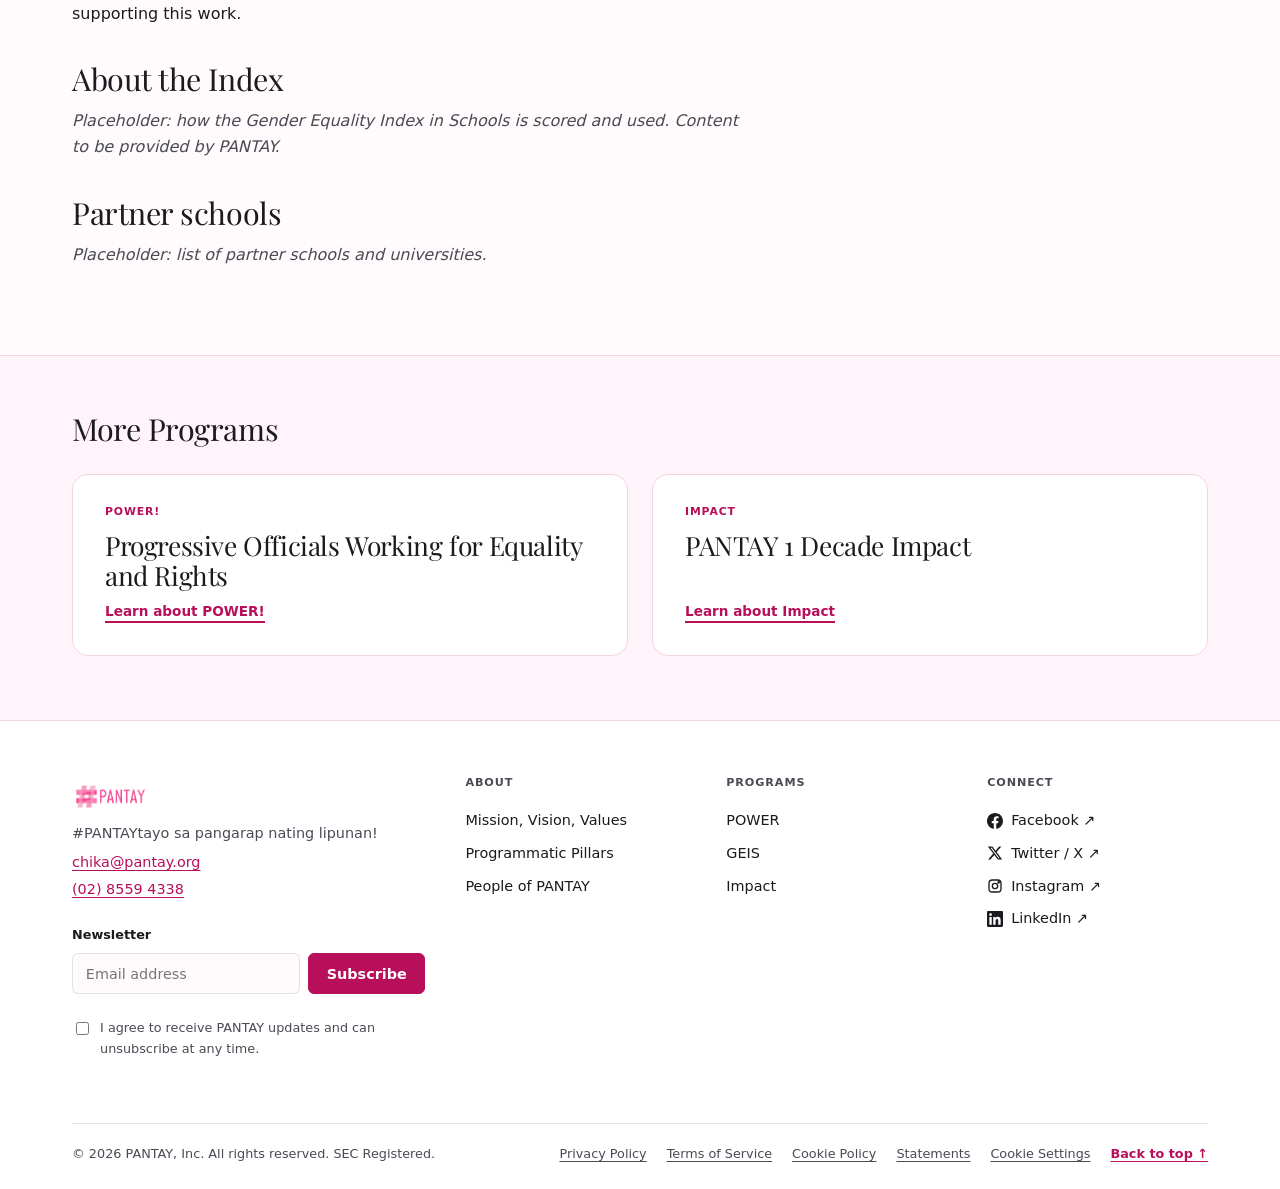
<file: geis.html>
<!DOCTYPE html>
<html lang="en">
<head>
<meta charset="utf-8">
<meta name="viewport" content="width=device-width, initial-scale=1, viewport-fit=cover">
<title>Gender Equality Index in Schools | PANTAY</title>
<meta name="description" content="An initiative by PANTAY, Pride PH, and CHR that developed the Rainbow Report Card and Rainbow School Kit to assess and strengthen SOGIESC diversity and inclusion in Philippine academic institutions.">
<link rel="icon" type="image/png" href="logo.png">
<link rel="apple-touch-icon" href="logo.png">
<link rel="preconnect" href="https://fonts.googleapis.com">
<link rel="preconnect" href="https://fonts.gstatic.com" crossorigin>
<link href="https://fonts.googleapis.com/css2?family=Playfair+Display:ital,wght@0,400;0,700;1,700&display=swap" rel="stylesheet">
<link rel="stylesheet" href="styles.css">
<link rel="stylesheet" href="pages.css">
<script src="script.js" defer></script>
<script src="pages.js" defer></script>
</head>
<body>
<a class="skip" href="#main">Skip to main content</a>

<header class="site-header" id="hdr">
  <div class="wrap bar">
    <a href="/" class="brand-logo-link"><img src="assets/logo-pantay.png" alt="PANTAY Logo" class="brand-logo" /></a>
    <nav class="nav" aria-label="Primary"><a href="/">Home</a><a href="about.html">About</a><a href="what-we-do.html">What We Do</a><a href="programs.html" aria-current="page">Programs</a><a href="resources.html">Resources</a></nav>
    <a class="btn primary sm" href="get-involved.html">Get Involved</a>
    <button class="burger" id="burger" aria-label="Open menu" aria-expanded="false" aria-controls="drawer"><svg width="22" height="22" viewBox="0 0 22 22" fill="none" stroke="currentColor" stroke-width="2.2" stroke-linecap="round" aria-hidden="true"><path d="M3 6h16M3 11h16M3 16h16"/></svg></button>
  </div>
</header>

<div class="scrim" id="scrim"></div>
<aside class="drawer" id="drawer" role="dialog" aria-modal="true" aria-label="Site menu" inert>
  <div class="drawer-top"><span class="tagline">dahil pantay tayo</span>
    <button class="burger" id="close" aria-label="Close menu"><svg width="20" height="20" viewBox="0 0 20 20" fill="none" stroke="currentColor" stroke-width="2.2" stroke-linecap="round" aria-hidden="true"><path d="M4 4l12 12M16 4L4 16"/></svg></button></div>
  <nav aria-label="Mobile"><a href="/">Home</a><a href="about.html">About</a><a href="what-we-do.html">What We Do</a><a href="programs.html" aria-current="page">Programs</a><a href="resources.html">Resources</a></nav>
  <a class="btn primary" href="get-involved.html">Get Involved</a>
</aside>

<main id="main">
<section class="art-hero"><div class="wrap">
  <p class="crumbs"><a href="/">Home</a> / <a href="/#programs">Programs</a> / GEIS</p>
  <p class="eyebrow">GEIS</p>
  <h1>Gender Equality Index in Schools</h1>
  <p class="lede">An initiative by PANTAY, Pride PH, and CHR that developed the Rainbow Report Card and Rainbow School Kit to assess and strengthen SOGIESC diversity and inclusion in Philippine academic institutions.</p>
</div></section><div class="wrap art"><article><div class="art-photo" role="img" aria-label="Placeholder for article photo"><span>[PHOTO] Article photo</span></div><h2>Advancing inclusive education through institutional change</h2><p class="note">Sucat Senior High School</p><p class="meta">Project GEIS (Gender Equality Index for Schools)</p><p class="meta">2023–2025</p><p class="sub">At Sucat Senior High School, inclusion became part of how the school works—not just what it says.</p><p>A school’s commitment to inclusion becomes sustainable when it is reflected not only in individual activities, but in its policies, facilities, learning environment, and systems for protecting students.</p><p>Through GEIS, PANTAY supported Sucat Senior High School in strengthening its student handbook, learning resources, reporting and referral mechanisms, gender-responsive facilities, and student participation, while using the Rainbow Report Card to assess and improve its SOGIESC responsiveness. These changes demonstrate how targeted investment can help a school build systems that continue to support students beyond a single project or training.</p><p>Investing in inclusive education means investing in a generation of students who can learn, participate, and thrive without discrimination.</p><p>PANTAY recognizes Sucat Senior High School’s commitment and gratefully acknowledges Embassy of Netherlands in the Philippines, Commission on Human Rights, and National Anti-Poverty Commission Youth and Students Sector for supporting this work.</p><h2>About the Index</h2><p class="note">Placeholder: how the Gender Equality Index in Schools is scored and used. Content to be provided by PANTAY.</p><h2>Partner schools</h2><p class="note">Placeholder: list of partner schools and universities.</p></article><aside class="aside" aria-label="Key facts"><div class="fact"><b>50+</b><span>Schools and universities engaged to advance inclusive education, health, dignity, and student leadership</span></div><h3>Downloads</h3><a class="dl" href="#">Project GEIS Brochure ↓</a><a class="dl" href="resources.html">Project GEIS Tools ↓</a></aside></div><section class="next"><div class="wrap"><h2>More Programs</h2><div class="cards two"><a class="card lift" href="power.html"><span class="cat">POWER!</span><h3>Progressive Officials Working for Equality and Rights</h3><span class="more">Learn about POWER!</span></a><a class="card lift" href="impact.html"><span class="cat">Impact</span><h3>PANTAY 1 Decade Impact</h3><span class="more">Learn about Impact</span></a></div></div></section>
</main>

<footer>
  <div class="wrap">
    <div class="fgrid">
      <div class="fbrand">
        <a href="/" class="brand-logo-link"><img src="assets/logo-pantay.png" alt="PANTAY Logo" class="brand-logo" /></a>
        <p>#PANTAYtayo sa pangarap nating lipunan!</p>
        <a class="c" href="mailto:chika@pantay.org">chika@pantay.org</a>
        <a class="c" href="tel:+63285594338">(02) 8559 4338</a>
        <form id="news" novalidate>
          <label class="l" for="em">Newsletter</label>
          <div class="nrow"><input id="em" type="email" placeholder="Email address" autocomplete="email" aria-describedby="emerr"><button class="btn primary sm" type="submit">Subscribe</button></div>
          <div class="err" id="emerr"></div>
          <input class="hp" type="text" name="website" tabindex="-1" autocomplete="off" aria-hidden="true">
          <label class="check"><input id="cons" type="checkbox"> I agree to receive PANTAY updates and can unsubscribe at any time.</label>
          <div class="err" id="conserr"></div>
          <p id="newsmsg" role="status" aria-live="polite"></p>
        </form>
      </div>
      <nav class="fcol" aria-label="About"><h3>About</h3><a href="about.html#mission-vision-values">Mission, Vision, Values</a><a href="what-we-do.html">Programmatic Pillars</a><a href="about.html#people">People of PANTAY</a></nav>
      <nav class="fcol" aria-label="Programs"><h3>Programs</h3><a href="power.html">POWER</a><a href="geis.html">GEIS</a><a href="impact.html">Impact</a></nav>
      <nav class="fcol" aria-label="Connect"><h3>Connect</h3><a href="https://www.facebook.com/PANTAYPilipinas" rel="noopener"><svg viewBox="0 0 24 24" fill="currentColor" aria-hidden="true"><path d="M24 12.073c0-6.627-5.373-12-12-12s-12 5.373-12 12c0 5.99 4.388 10.954 10.125 11.854v-8.385H7.078v-3.47h3.047V9.43c0-3.007 1.792-4.669 4.533-4.669 1.312 0 2.686.235 2.686.235v2.953H15.83c-1.491 0-1.956.925-1.956 1.874v2.25h3.328l-.532 3.47h-2.796v8.385C19.612 23.027 24 18.062 24 12.073z"/></svg><span>Facebook ↗</span></a><a href="https://x.com/PANTAYtayo" rel="noopener"><svg viewBox="0 0 24 24" fill="currentColor" aria-hidden="true"><path d="M18.244 2.25h3.308l-7.227 8.26 8.502 11.24H16.17l-5.214-6.817L4.99 21.75H1.68l7.73-8.835L1.254 2.25H8.08l4.713 6.231zm-1.161 17.52h1.833L7.084 4.126H5.117z"/></svg><span>Twitter / X ↗</span></a><a href="https://www.instagram.com/pantaytayo/" rel="noopener"><svg viewBox="0 0 24 24" fill="none" stroke="currentColor" stroke-width="2" stroke-linecap="round" aria-hidden="true"><rect x="3" y="3" width="18" height="18" rx="5"/><circle cx="12" cy="12" r="4"/><circle cx="17.5" cy="6.5" r="1" fill="currentColor"/></svg><span>Instagram ↗</span></a><a href="https://www.linkedin.com/company/pantay-inc" rel="noopener"><svg viewBox="0 0 24 24" fill="currentColor" aria-hidden="true"><path d="M20.447 20.452h-3.554v-5.569c0-1.328-.027-3.037-1.852-3.037-1.853 0-2.136 1.445-2.136 2.939v5.667H9.351V9h3.414v1.561h.046c.477-.9 1.637-1.85 3.37-1.85 3.601 0 4.267 2.37 4.267 5.455v6.286zM5.337 7.433a2.062 2.062 0 01-2.063-2.065 2.064 2.064 0 112.063 2.065zm1.782 13.019H3.555V9h3.564v11.452zM22.225 0H1.771C.792 0 0 .774 0 1.729v20.542C0 23.227.792 24 1.771 24h20.451C23.2 24 24 23.227 24 22.271V1.729C24 .774 23.2 0 22.222 0h.003z"/></svg><span>LinkedIn ↗</span></a></nav>
    </div>
    <div class="fbottom">
      <p>© 2026 PANTAY, Inc. All rights reserved. SEC Registered.</p>
      <div class="legal"><a href="privacy-policy.html">Privacy Policy</a><a href="terms-of-service.html">Terms of Service</a><a href="cookie-policy.html">Cookie Policy</a><a href="statements.html">Statements</a><button type="button" id="cookieReopen">Cookie Settings</button><a href="#main">Back to top ↑</a></div>
    </div>
  </div>
</footer>

<section class="cookie" id="cookie" role="region" aria-labelledby="ckh">
  <div id="ckMain">
    <h2 id="ckh">Your privacy choices</h2>
    <p>We use essential cookies to run this site. With your consent we also use analytics, marketing, and functional cookies.</p>
    <div class="row">
      <button class="btn" id="ckAll">Accept All</button>
      <button class="btn" id="ckRej">Reject Non-Essential</button>
      <button class="btn" id="ckCus">Customize Preferences</button>
    </div>
  </div>
  <div id="ckPrefs" hidden>
    <h2>Customize preferences</h2>
    <div class="opt"><label for="o0">Strictly necessary (always on)</label><input id="o0" type="checkbox" checked disabled></div>
    <div class="opt"><label for="o1">Analytics</label><input id="o1" type="checkbox" data-k="analytics"></div>
    <div class="opt"><label for="o2">Marketing</label><input id="o2" type="checkbox" data-k="marketing"></div>
    <div class="opt"><label for="o3">Functional</label><input id="o3" type="checkbox" data-k="functional"></div>
    <div class="row" style="margin-top:1rem"><button class="btn" id="ckBack">Back</button><button class="btn pink" id="ckSave">Save Preferences</button></div>
  </div>
</section>
</body>
</html>
</file>
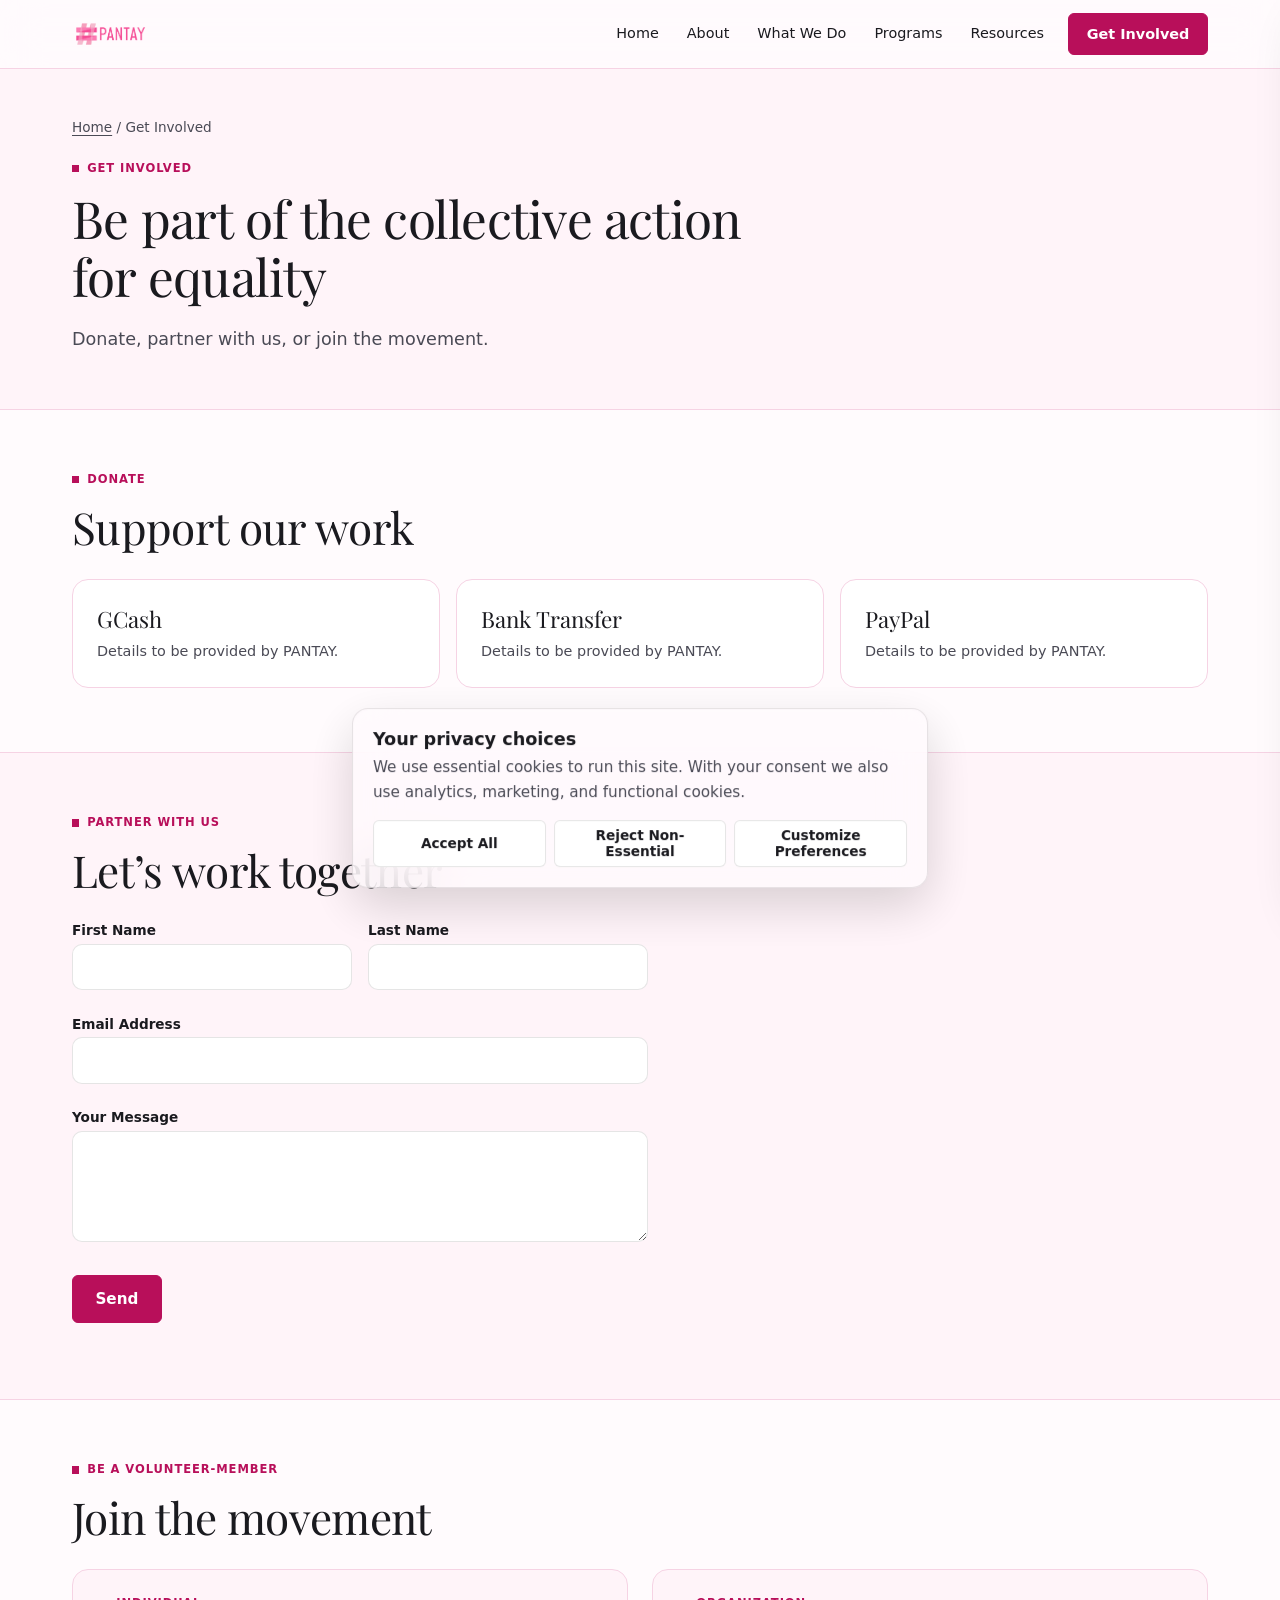
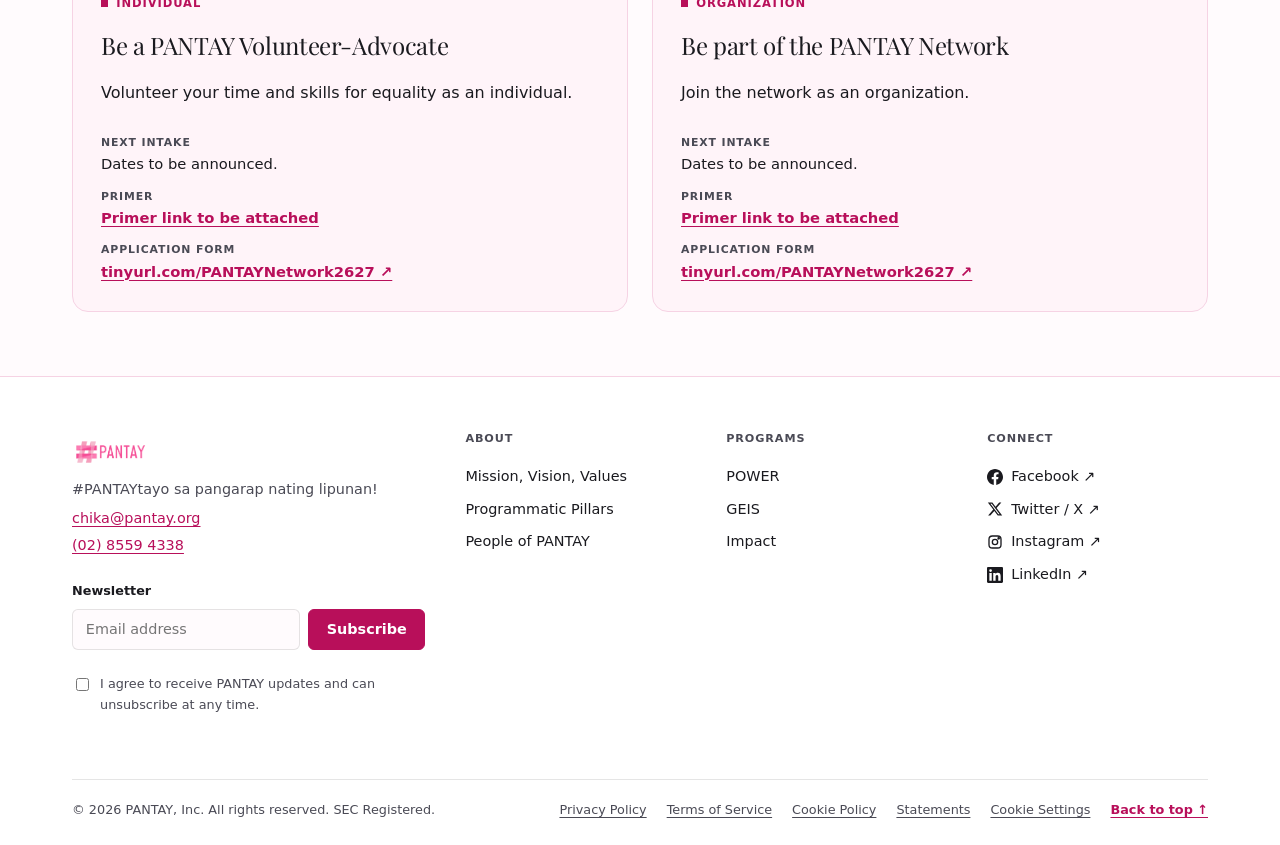
<file: get-involved.html>
<!DOCTYPE html>
<html lang="en">
<head>
<meta charset="utf-8">
<meta name="viewport" content="width=device-width, initial-scale=1, viewport-fit=cover">
<title>Get Involved | PANTAY</title>
<meta name="description" content="Donate, partner with PANTAY, or become a volunteer-member.">
<link rel="icon" type="image/png" href="logo.png">
<link rel="apple-touch-icon" href="logo.png">
<link rel="preconnect" href="https://fonts.googleapis.com">
<link rel="preconnect" href="https://fonts.gstatic.com" crossorigin>
<link href="https://fonts.googleapis.com/css2?family=Playfair+Display:ital,wght@0,400;0,700;1,700&display=swap" rel="stylesheet">
<link rel="stylesheet" href="styles.css">
<link rel="stylesheet" href="pages.css">
<script src="script.js" defer></script>
<script src="pages.js" defer></script>
</head>
<body>
<a class="skip" href="#main">Skip to main content</a>

<header class="site-header" id="hdr">
  <div class="wrap bar">
    <a href="/" class="brand-logo-link"><img src="assets/logo-pantay.png" alt="PANTAY Logo" class="brand-logo" /></a>
    <nav class="nav" aria-label="Primary"><a href="/">Home</a><a href="about.html">About</a><a href="what-we-do.html">What We Do</a><a href="programs.html">Programs</a><a href="resources.html">Resources</a></nav>
    <a class="btn primary sm" href="get-involved.html">Get Involved</a>
    <button class="burger" id="burger" aria-label="Open menu" aria-expanded="false" aria-controls="drawer"><svg width="22" height="22" viewBox="0 0 22 22" fill="none" stroke="currentColor" stroke-width="2.2" stroke-linecap="round" aria-hidden="true"><path d="M3 6h16M3 11h16M3 16h16"/></svg></button>
  </div>
</header>

<div class="scrim" id="scrim"></div>
<aside class="drawer" id="drawer" role="dialog" aria-modal="true" aria-label="Site menu" inert>
  <div class="drawer-top"><span class="tagline">dahil pantay tayo</span>
    <button class="burger" id="close" aria-label="Close menu"><svg width="20" height="20" viewBox="0 0 20 20" fill="none" stroke="currentColor" stroke-width="2.2" stroke-linecap="round" aria-hidden="true"><path d="M4 4l12 12M16 4L4 16"/></svg></button></div>
  <nav aria-label="Mobile"><a href="/">Home</a><a href="about.html">About</a><a href="what-we-do.html">What We Do</a><a href="programs.html">Programs</a><a href="resources.html">Resources</a></nav>
  <a class="btn primary" href="get-involved.html">Get Involved</a>
</aside>

<main id="main">
<section class="art-hero"><div class="wrap">
  <p class="crumbs"><a href="/">Home</a> / Get Involved</p>
  <p class="eyebrow">Get Involved</p>
  <h1>Be part of the collective action for equality</h1>
  <p class="lede">Donate, partner with us, or join the movement.</p>
</div></section><section class="sec " id="donate"><div class="wrap"><p class="eyebrow">Donate</p><h2>Support our work</h2><ul class="pay"><li><b>GCash</b><span>Details to be provided by PANTAY.</span></li><li><b>Bank Transfer</b><span>Details to be provided by PANTAY.</span></li><li><b>PayPal</b><span>Details to be provided by PANTAY.</span></li></ul></div></section><section class="sec tint" id="partner"><div class="wrap"><p class="eyebrow">Partner with us</p><h2>Let’s work together</h2><form id="pf" class="pform" novalidate><div class="two"><div class="fld"><label for="pf-first">First Name</label><input id="pf-first" type="text" required><div class="err" id="pf-firste"></div></div><div class="fld"><label for="pf-last">Last Name</label><input id="pf-last" type="text" required><div class="err" id="pf-laste"></div></div></div><div class="fld"><label for="pf-email">Email Address</label><input id="pf-email" type="email" required><div class="err" id="pf-emaile"></div></div><div class="fld"><label for="pf-msg">Your Message</label><textarea id="pf-msg" rows="5" required></textarea><div class="err" id="pf-msge"></div></div><button class="btn primary" type="submit">Send</button><p id="pf-msgout" role="status" aria-live="polite"></p></form></div></section><section class="sec " id="volunteer"><div class="wrap"><p class="eyebrow">Be a volunteer-member</p><h2>Join the movement</h2><div class="gis"><div class="gi" id="advocate"><p class="eyebrow">Individual</p><h3>Be a PANTAY Volunteer-Advocate</h3><p>Volunteer your time and skills for equality as an individual.</p><dl><dt>Next intake</dt><dd>Dates to be announced.</dd><dt>Primer</dt><dd><a href="#">Primer link to be attached</a></dd><dt>Application form</dt><dd><a href="https://tinyurl.com/PANTAYNetwork2627" target="_blank" rel="noopener">tinyurl.com/PANTAYNetwork2627 ↗</a></dd></dl></div><div class="gi" id="network"><p class="eyebrow">Organization</p><h3>Be part of the PANTAY Network</h3><p>Join the network as an organization.</p><dl><dt>Next intake</dt><dd>Dates to be announced.</dd><dt>Primer</dt><dd><a href="#">Primer link to be attached</a></dd><dt>Application form</dt><dd><a href="https://tinyurl.com/PANTAYNetwork2627" target="_blank" rel="noopener">tinyurl.com/PANTAYNetwork2627 ↗</a></dd></dl></div></div></div></section>
</main>

<footer>
  <div class="wrap">
    <div class="fgrid">
      <div class="fbrand">
        <a href="/" class="brand-logo-link"><img src="assets/logo-pantay.png" alt="PANTAY Logo" class="brand-logo" /></a>
        <p>#PANTAYtayo sa pangarap nating lipunan!</p>
        <a class="c" href="mailto:chika@pantay.org">chika@pantay.org</a>
        <a class="c" href="tel:+63285594338">(02) 8559 4338</a>
        <form id="news" novalidate>
          <label class="l" for="em">Newsletter</label>
          <div class="nrow"><input id="em" type="email" placeholder="Email address" autocomplete="email" aria-describedby="emerr"><button class="btn primary sm" type="submit">Subscribe</button></div>
          <div class="err" id="emerr"></div>
          <input class="hp" type="text" name="website" tabindex="-1" autocomplete="off" aria-hidden="true">
          <label class="check"><input id="cons" type="checkbox"> I agree to receive PANTAY updates and can unsubscribe at any time.</label>
          <div class="err" id="conserr"></div>
          <p id="newsmsg" role="status" aria-live="polite"></p>
        </form>
      </div>
      <nav class="fcol" aria-label="About"><h3>About</h3><a href="about.html#mission-vision-values">Mission, Vision, Values</a><a href="what-we-do.html">Programmatic Pillars</a><a href="about.html#people">People of PANTAY</a></nav>
      <nav class="fcol" aria-label="Programs"><h3>Programs</h3><a href="power.html">POWER</a><a href="geis.html">GEIS</a><a href="impact.html">Impact</a></nav>
      <nav class="fcol" aria-label="Connect"><h3>Connect</h3><a href="https://www.facebook.com/PANTAYPilipinas" rel="noopener"><svg viewBox="0 0 24 24" fill="currentColor" aria-hidden="true"><path d="M24 12.073c0-6.627-5.373-12-12-12s-12 5.373-12 12c0 5.99 4.388 10.954 10.125 11.854v-8.385H7.078v-3.47h3.047V9.43c0-3.007 1.792-4.669 4.533-4.669 1.312 0 2.686.235 2.686.235v2.953H15.83c-1.491 0-1.956.925-1.956 1.874v2.25h3.328l-.532 3.47h-2.796v8.385C19.612 23.027 24 18.062 24 12.073z"/></svg><span>Facebook ↗</span></a><a href="https://x.com/PANTAYtayo" rel="noopener"><svg viewBox="0 0 24 24" fill="currentColor" aria-hidden="true"><path d="M18.244 2.25h3.308l-7.227 8.26 8.502 11.24H16.17l-5.214-6.817L4.99 21.75H1.68l7.73-8.835L1.254 2.25H8.08l4.713 6.231zm-1.161 17.52h1.833L7.084 4.126H5.117z"/></svg><span>Twitter / X ↗</span></a><a href="https://www.instagram.com/pantaytayo/" rel="noopener"><svg viewBox="0 0 24 24" fill="none" stroke="currentColor" stroke-width="2" stroke-linecap="round" aria-hidden="true"><rect x="3" y="3" width="18" height="18" rx="5"/><circle cx="12" cy="12" r="4"/><circle cx="17.5" cy="6.5" r="1" fill="currentColor"/></svg><span>Instagram ↗</span></a><a href="https://www.linkedin.com/company/pantay-inc" rel="noopener"><svg viewBox="0 0 24 24" fill="currentColor" aria-hidden="true"><path d="M20.447 20.452h-3.554v-5.569c0-1.328-.027-3.037-1.852-3.037-1.853 0-2.136 1.445-2.136 2.939v5.667H9.351V9h3.414v1.561h.046c.477-.9 1.637-1.85 3.37-1.85 3.601 0 4.267 2.37 4.267 5.455v6.286zM5.337 7.433a2.062 2.062 0 01-2.063-2.065 2.064 2.064 0 112.063 2.065zm1.782 13.019H3.555V9h3.564v11.452zM22.225 0H1.771C.792 0 0 .774 0 1.729v20.542C0 23.227.792 24 1.771 24h20.451C23.2 24 24 23.227 24 22.271V1.729C24 .774 23.2 0 22.222 0h.003z"/></svg><span>LinkedIn ↗</span></a></nav>
    </div>
    <div class="fbottom">
      <p>© 2026 PANTAY, Inc. All rights reserved. SEC Registered.</p>
      <div class="legal"><a href="privacy-policy.html">Privacy Policy</a><a href="terms-of-service.html">Terms of Service</a><a href="cookie-policy.html">Cookie Policy</a><a href="statements.html">Statements</a><button type="button" id="cookieReopen">Cookie Settings</button><a href="#main">Back to top ↑</a></div>
    </div>
  </div>
</footer>

<section class="cookie" id="cookie" role="region" aria-labelledby="ckh">
  <div id="ckMain">
    <h2 id="ckh">Your privacy choices</h2>
    <p>We use essential cookies to run this site. With your consent we also use analytics, marketing, and functional cookies.</p>
    <div class="row">
      <button class="btn" id="ckAll">Accept All</button>
      <button class="btn" id="ckRej">Reject Non-Essential</button>
      <button class="btn" id="ckCus">Customize Preferences</button>
    </div>
  </div>
  <div id="ckPrefs" hidden>
    <h2>Customize preferences</h2>
    <div class="opt"><label for="o0">Strictly necessary (always on)</label><input id="o0" type="checkbox" checked disabled></div>
    <div class="opt"><label for="o1">Analytics</label><input id="o1" type="checkbox" data-k="analytics"></div>
    <div class="opt"><label for="o2">Marketing</label><input id="o2" type="checkbox" data-k="marketing"></div>
    <div class="opt"><label for="o3">Functional</label><input id="o3" type="checkbox" data-k="functional"></div>
    <div class="row" style="margin-top:1rem"><button class="btn" id="ckBack">Back</button><button class="btn pink" id="ckSave">Save Preferences</button></div>
  </div>
</section>
</body>
</html>
</file>
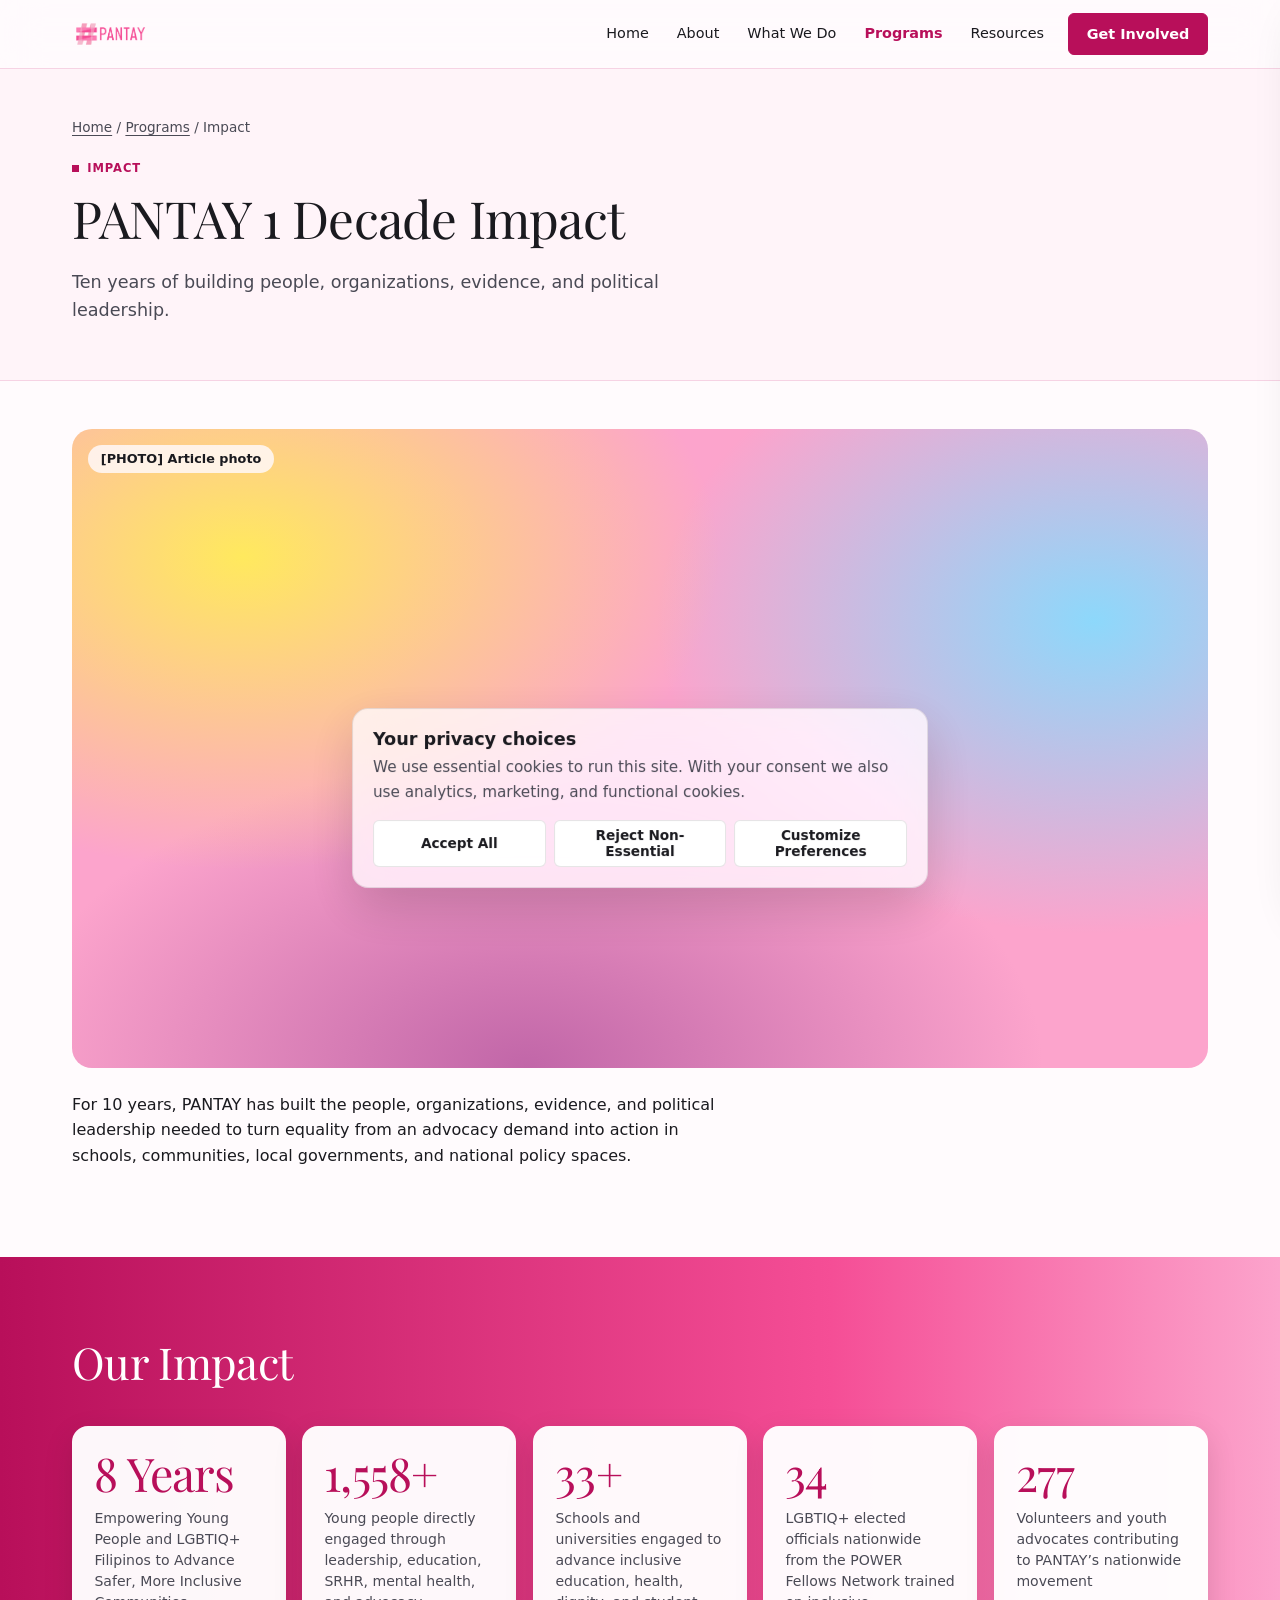
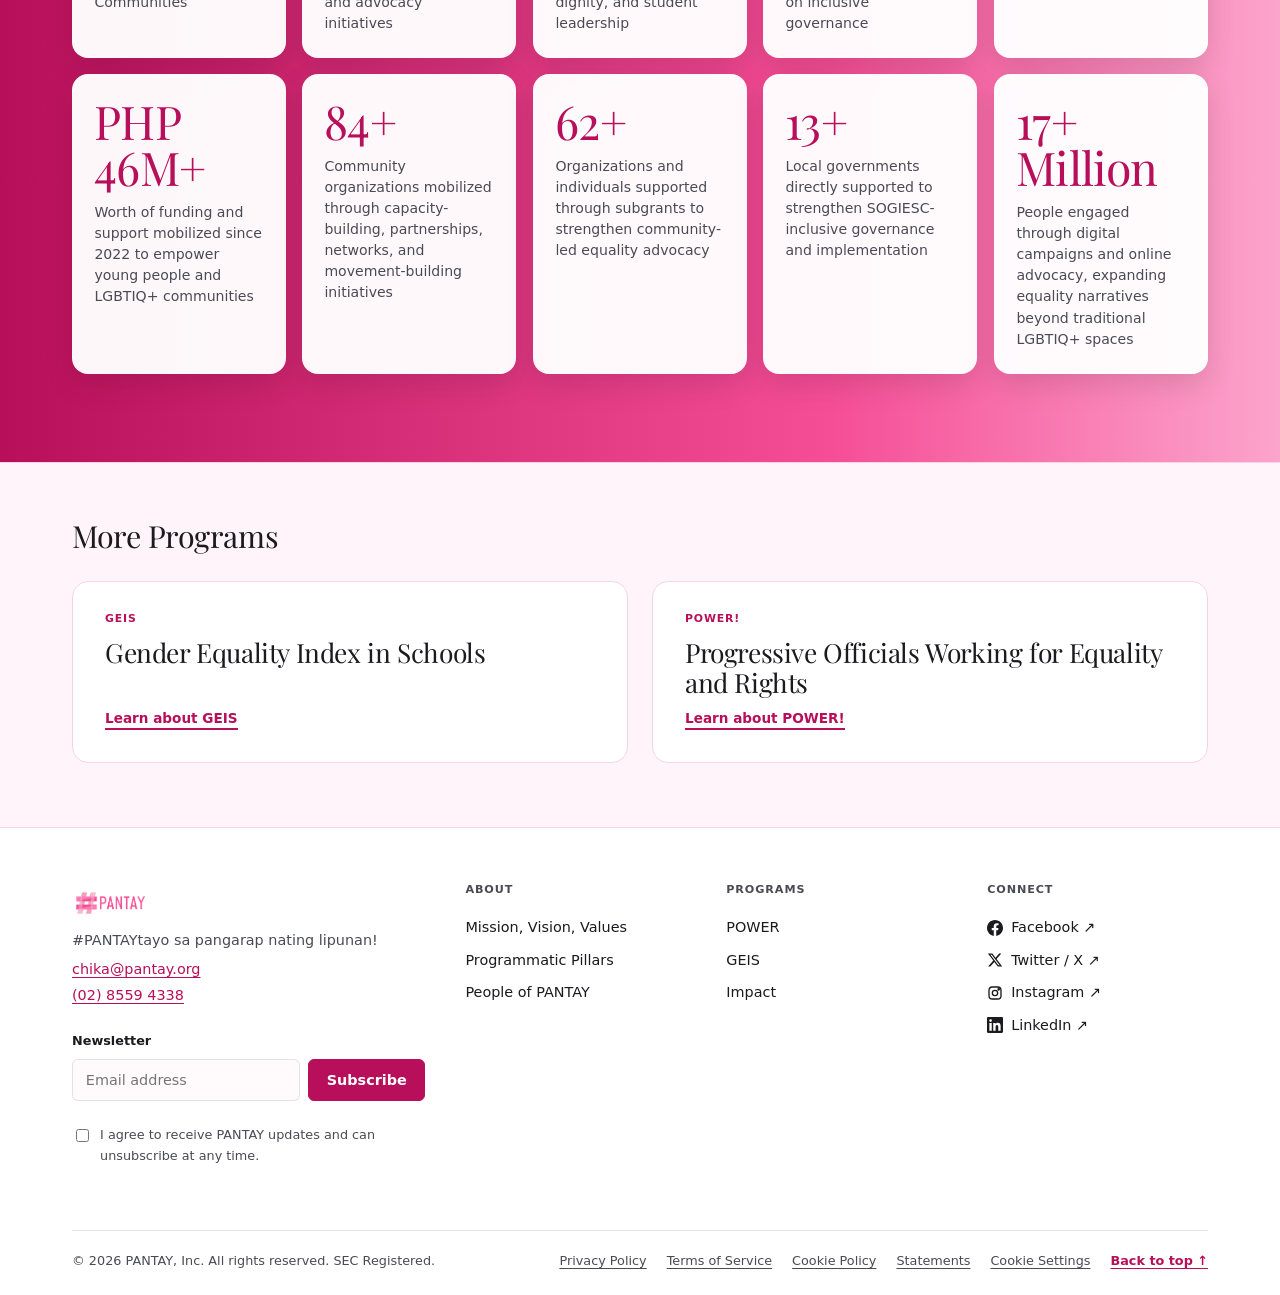
<file: impact.html>
<!DOCTYPE html>
<html lang="en">
<head>
<meta charset="utf-8">
<meta name="viewport" content="width=device-width, initial-scale=1, viewport-fit=cover">
<title>PANTAY 1 Decade Impact | PANTAY</title>
<meta name="description" content="Ten years of building people, organizations, evidence, and political leadership.">
<link rel="icon" type="image/png" href="logo.png">
<link rel="apple-touch-icon" href="logo.png">
<link rel="preconnect" href="https://fonts.googleapis.com">
<link rel="preconnect" href="https://fonts.gstatic.com" crossorigin>
<link href="https://fonts.googleapis.com/css2?family=Playfair+Display:ital,wght@0,400;0,700;1,700&display=swap" rel="stylesheet">
<link rel="stylesheet" href="styles.css">
<link rel="stylesheet" href="pages.css">
<script src="script.js" defer></script>
<script src="pages.js" defer></script>
</head>
<body>
<a class="skip" href="#main">Skip to main content</a>

<header class="site-header" id="hdr">
  <div class="wrap bar">
    <a href="/" class="brand-logo-link"><img src="assets/logo-pantay.png" alt="PANTAY Logo" class="brand-logo" /></a>
    <nav class="nav" aria-label="Primary"><a href="/">Home</a><a href="about.html">About</a><a href="what-we-do.html">What We Do</a><a href="programs.html" aria-current="page">Programs</a><a href="resources.html">Resources</a></nav>
    <a class="btn primary sm" href="get-involved.html">Get Involved</a>
    <button class="burger" id="burger" aria-label="Open menu" aria-expanded="false" aria-controls="drawer"><svg width="22" height="22" viewBox="0 0 22 22" fill="none" stroke="currentColor" stroke-width="2.2" stroke-linecap="round" aria-hidden="true"><path d="M3 6h16M3 11h16M3 16h16"/></svg></button>
  </div>
</header>

<div class="scrim" id="scrim"></div>
<aside class="drawer" id="drawer" role="dialog" aria-modal="true" aria-label="Site menu" inert>
  <div class="drawer-top"><span class="tagline">dahil pantay tayo</span>
    <button class="burger" id="close" aria-label="Close menu"><svg width="20" height="20" viewBox="0 0 20 20" fill="none" stroke="currentColor" stroke-width="2.2" stroke-linecap="round" aria-hidden="true"><path d="M4 4l12 12M16 4L4 16"/></svg></button></div>
  <nav aria-label="Mobile"><a href="/">Home</a><a href="about.html">About</a><a href="what-we-do.html">What We Do</a><a href="programs.html" aria-current="page">Programs</a><a href="resources.html">Resources</a></nav>
  <a class="btn primary" href="get-involved.html">Get Involved</a>
</aside>

<main id="main">
<section class="art-hero"><div class="wrap">
  <p class="crumbs"><a href="/">Home</a> / <a href="/#programs">Programs</a> / Impact</p>
  <p class="eyebrow">Impact</p>
  <h1>PANTAY 1 Decade Impact</h1>
  <p class="lede">Ten years of building people, organizations, evidence, and political leadership.</p>
</div></section><div class="wrap art" style="grid-template-columns:1fr"><article><div class="art-photo" role="img" aria-label="Placeholder for article photo"><span>[PHOTO] Article photo</span></div><p>For 10 years, PANTAY has built the people, organizations, evidence, and political leadership needed to turn equality from an advocacy demand into action in schools, communities, local governments, and national policy spaces.</p></article></div><section class="impact on-dark" aria-labelledby="h2i"><div class="wrap"><h2 id="h2i">Our Impact</h2><div class="stats" id="stats" tabindex="0" role="region" aria-label="Impact statistics, scrollable"><article class="stat lift" data-n="10" data-suf=" Years"><p class="num" aria-label="10 Years"><span aria-hidden="true">10 Years</span></p><p class="lbl">Empowering Young People and LGBTIQ+ Filipinos to Advance Safer, More Inclusive Communities</p></article>
<article class="stat lift" data-n="2000" data-suf="+"><p class="num" aria-label="2,000+"><span aria-hidden="true">2,000+</span></p><p class="lbl">Young people directly engaged through leadership, education, SRHR, mental health, and advocacy initiatives</p></article>
<article class="stat lift" data-n="50" data-suf="+"><p class="num" aria-label="50+"><span aria-hidden="true">50+</span></p><p class="lbl">Schools and universities engaged to advance inclusive education, health, dignity, and student leadership</p></article>
<article class="stat lift" data-n="40"><p class="num" aria-label="40"><span aria-hidden="true">40</span></p><p class="lbl">LGBTIQ+ elected officials nationwide from the POWER Fellows Network trained on inclusive governance</p></article>
<article class="stat lift" data-n="356"><p class="num" aria-label="356"><span aria-hidden="true">356</span></p><p class="lbl">Volunteers and youth advocates contributing to PANTAY’s nationwide movement</p></article>
<article class="stat lift" data-n="70" data-pre="PHP " data-suf="M+"><p class="num" aria-label="PHP 70M+"><span aria-hidden="true">PHP 70M+</span></p><p class="lbl">Worth of funding and support mobilized since 2022 to empower young people and LGBTIQ+ communities</p></article>
<article class="stat lift" data-n="100" data-suf="+"><p class="num" aria-label="100+"><span aria-hidden="true">100+</span></p><p class="lbl">Community organizations mobilized through capacity-building, partnerships, networks, and movement-building initiatives</p></article>
<article class="stat lift" data-n="80" data-suf="+"><p class="num" aria-label="80+"><span aria-hidden="true">80+</span></p><p class="lbl">Organizations and individuals supported through subgrants to strengthen community-led equality advocacy</p></article>
<article class="stat lift" data-n="20" data-suf="+"><p class="num" aria-label="20+"><span aria-hidden="true">20+</span></p><p class="lbl">Local governments directly supported to strengthen SOGIESC-inclusive governance and implementation</p></article>
<article class="stat lift" data-n="20" data-suf="+ Million"><p class="num" aria-label="20+ Million"><span aria-hidden="true">20+ Million</span></p><p class="lbl">People engaged through digital campaigns and online advocacy, expanding equality narratives beyond traditional LGBTIQ+ spaces</p></article>
</div></div></section><section class="next"><div class="wrap"><h2>More Programs</h2><div class="cards two"><a class="card lift" href="geis.html"><span class="cat">GEIS</span><h3>Gender Equality Index in Schools</h3><span class="more">Learn about GEIS</span></a><a class="card lift" href="power.html"><span class="cat">POWER!</span><h3>Progressive Officials Working for Equality and Rights</h3><span class="more">Learn about POWER!</span></a></div></div></section>
</main>

<footer>
  <div class="wrap">
    <div class="fgrid">
      <div class="fbrand">
        <a href="/" class="brand-logo-link"><img src="assets/logo-pantay.png" alt="PANTAY Logo" class="brand-logo" /></a>
        <p>#PANTAYtayo sa pangarap nating lipunan!</p>
        <a class="c" href="mailto:chika@pantay.org">chika@pantay.org</a>
        <a class="c" href="tel:+63285594338">(02) 8559 4338</a>
        <form id="news" novalidate>
          <label class="l" for="em">Newsletter</label>
          <div class="nrow"><input id="em" type="email" placeholder="Email address" autocomplete="email" aria-describedby="emerr"><button class="btn primary sm" type="submit">Subscribe</button></div>
          <div class="err" id="emerr"></div>
          <input class="hp" type="text" name="website" tabindex="-1" autocomplete="off" aria-hidden="true">
          <label class="check"><input id="cons" type="checkbox"> I agree to receive PANTAY updates and can unsubscribe at any time.</label>
          <div class="err" id="conserr"></div>
          <p id="newsmsg" role="status" aria-live="polite"></p>
        </form>
      </div>
      <nav class="fcol" aria-label="About"><h3>About</h3><a href="about.html#mission-vision-values">Mission, Vision, Values</a><a href="what-we-do.html">Programmatic Pillars</a><a href="about.html#people">People of PANTAY</a></nav>
      <nav class="fcol" aria-label="Programs"><h3>Programs</h3><a href="power.html">POWER</a><a href="geis.html">GEIS</a><a href="impact.html">Impact</a></nav>
      <nav class="fcol" aria-label="Connect"><h3>Connect</h3><a href="https://www.facebook.com/PANTAYPilipinas" rel="noopener"><svg viewBox="0 0 24 24" fill="currentColor" aria-hidden="true"><path d="M24 12.073c0-6.627-5.373-12-12-12s-12 5.373-12 12c0 5.99 4.388 10.954 10.125 11.854v-8.385H7.078v-3.47h3.047V9.43c0-3.007 1.792-4.669 4.533-4.669 1.312 0 2.686.235 2.686.235v2.953H15.83c-1.491 0-1.956.925-1.956 1.874v2.25h3.328l-.532 3.47h-2.796v8.385C19.612 23.027 24 18.062 24 12.073z"/></svg><span>Facebook ↗</span></a><a href="https://x.com/PANTAYtayo" rel="noopener"><svg viewBox="0 0 24 24" fill="currentColor" aria-hidden="true"><path d="M18.244 2.25h3.308l-7.227 8.26 8.502 11.24H16.17l-5.214-6.817L4.99 21.75H1.68l7.73-8.835L1.254 2.25H8.08l4.713 6.231zm-1.161 17.52h1.833L7.084 4.126H5.117z"/></svg><span>Twitter / X ↗</span></a><a href="https://www.instagram.com/pantaytayo/" rel="noopener"><svg viewBox="0 0 24 24" fill="none" stroke="currentColor" stroke-width="2" stroke-linecap="round" aria-hidden="true"><rect x="3" y="3" width="18" height="18" rx="5"/><circle cx="12" cy="12" r="4"/><circle cx="17.5" cy="6.5" r="1" fill="currentColor"/></svg><span>Instagram ↗</span></a><a href="https://www.linkedin.com/company/pantay-inc" rel="noopener"><svg viewBox="0 0 24 24" fill="currentColor" aria-hidden="true"><path d="M20.447 20.452h-3.554v-5.569c0-1.328-.027-3.037-1.852-3.037-1.853 0-2.136 1.445-2.136 2.939v5.667H9.351V9h3.414v1.561h.046c.477-.9 1.637-1.85 3.37-1.85 3.601 0 4.267 2.37 4.267 5.455v6.286zM5.337 7.433a2.062 2.062 0 01-2.063-2.065 2.064 2.064 0 112.063 2.065zm1.782 13.019H3.555V9h3.564v11.452zM22.225 0H1.771C.792 0 0 .774 0 1.729v20.542C0 23.227.792 24 1.771 24h20.451C23.2 24 24 23.227 24 22.271V1.729C24 .774 23.2 0 22.222 0h.003z"/></svg><span>LinkedIn ↗</span></a></nav>
    </div>
    <div class="fbottom">
      <p>© 2026 PANTAY, Inc. All rights reserved. SEC Registered.</p>
      <div class="legal"><a href="privacy-policy.html">Privacy Policy</a><a href="terms-of-service.html">Terms of Service</a><a href="cookie-policy.html">Cookie Policy</a><a href="statements.html">Statements</a><button type="button" id="cookieReopen">Cookie Settings</button><a href="#main">Back to top ↑</a></div>
    </div>
  </div>
</footer>

<section class="cookie" id="cookie" role="region" aria-labelledby="ckh">
  <div id="ckMain">
    <h2 id="ckh">Your privacy choices</h2>
    <p>We use essential cookies to run this site. With your consent we also use analytics, marketing, and functional cookies.</p>
    <div class="row">
      <button class="btn" id="ckAll">Accept All</button>
      <button class="btn" id="ckRej">Reject Non-Essential</button>
      <button class="btn" id="ckCus">Customize Preferences</button>
    </div>
  </div>
  <div id="ckPrefs" hidden>
    <h2>Customize preferences</h2>
    <div class="opt"><label for="o0">Strictly necessary (always on)</label><input id="o0" type="checkbox" checked disabled></div>
    <div class="opt"><label for="o1">Analytics</label><input id="o1" type="checkbox" data-k="analytics"></div>
    <div class="opt"><label for="o2">Marketing</label><input id="o2" type="checkbox" data-k="marketing"></div>
    <div class="opt"><label for="o3">Functional</label><input id="o3" type="checkbox" data-k="functional"></div>
    <div class="row" style="margin-top:1rem"><button class="btn" id="ckBack">Back</button><button class="btn pink" id="ckSave">Save Preferences</button></div>
  </div>
</section>
</body>
</html>
</file>
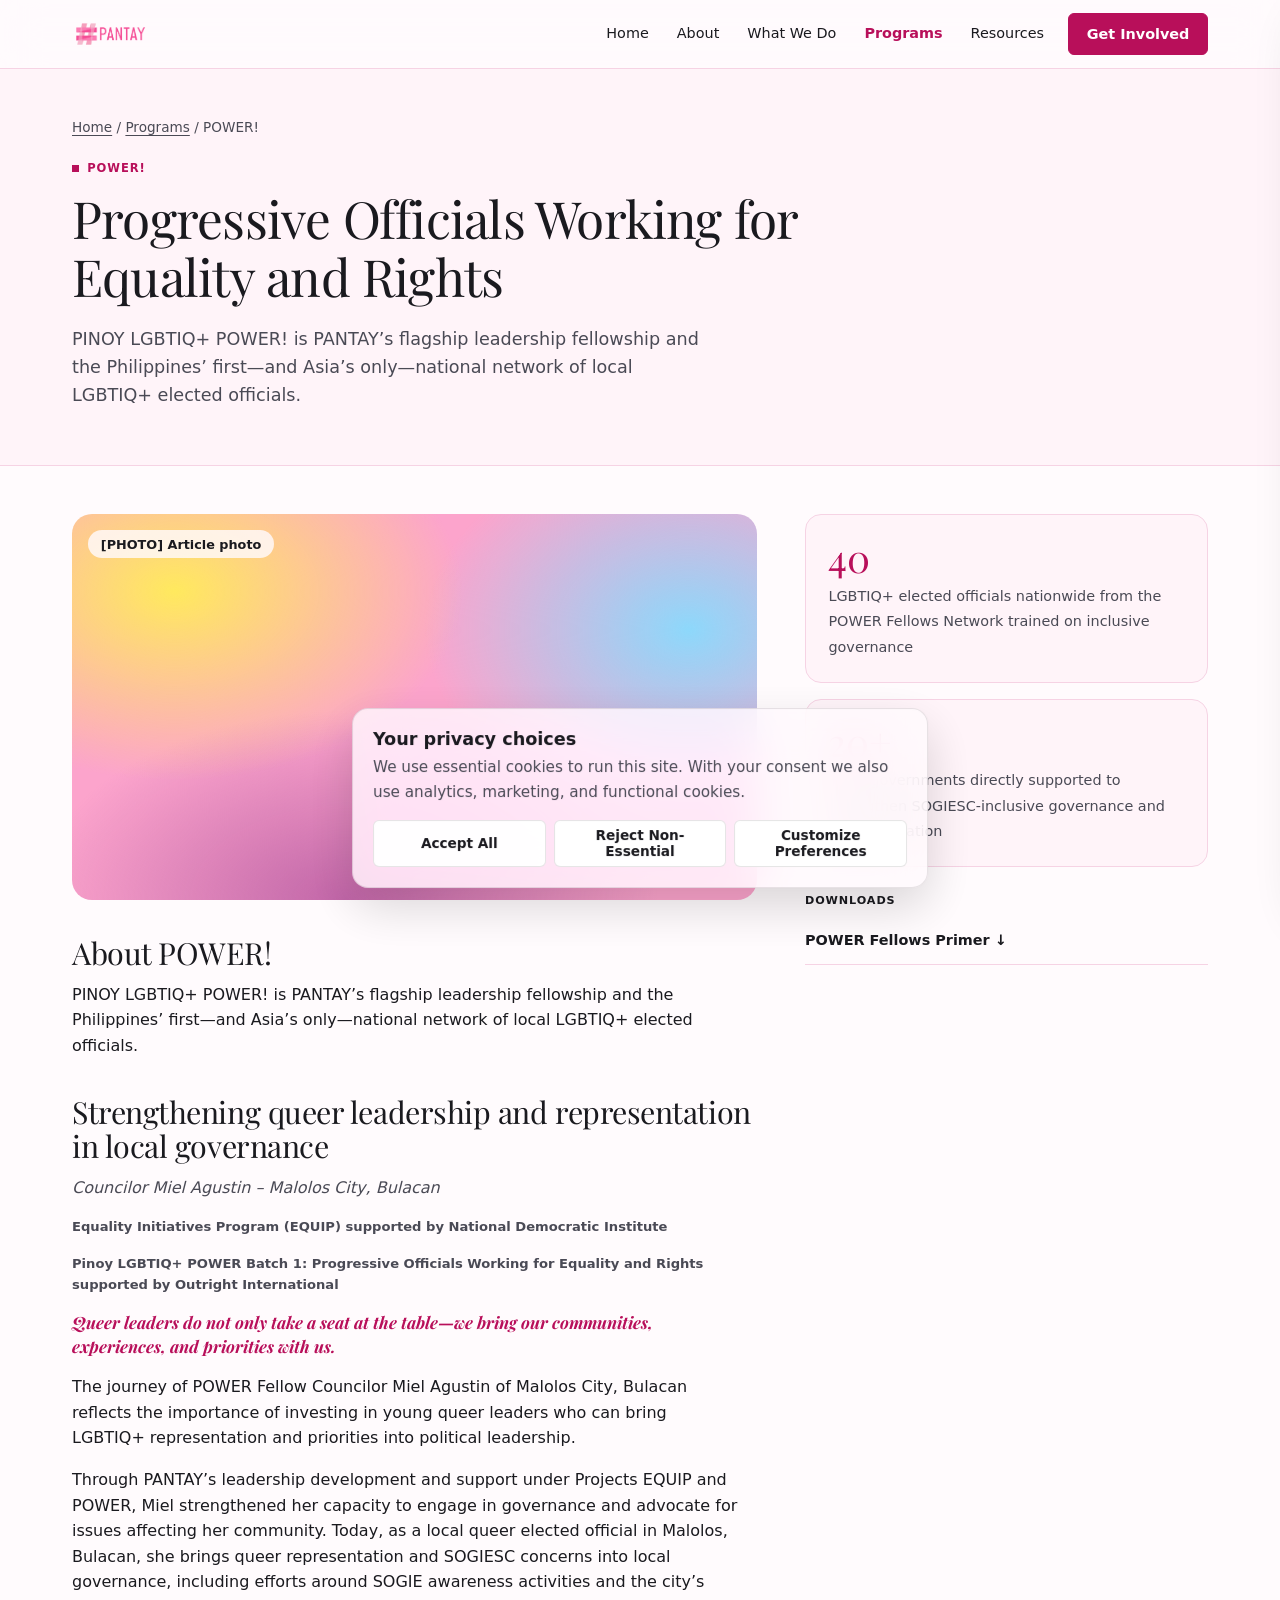
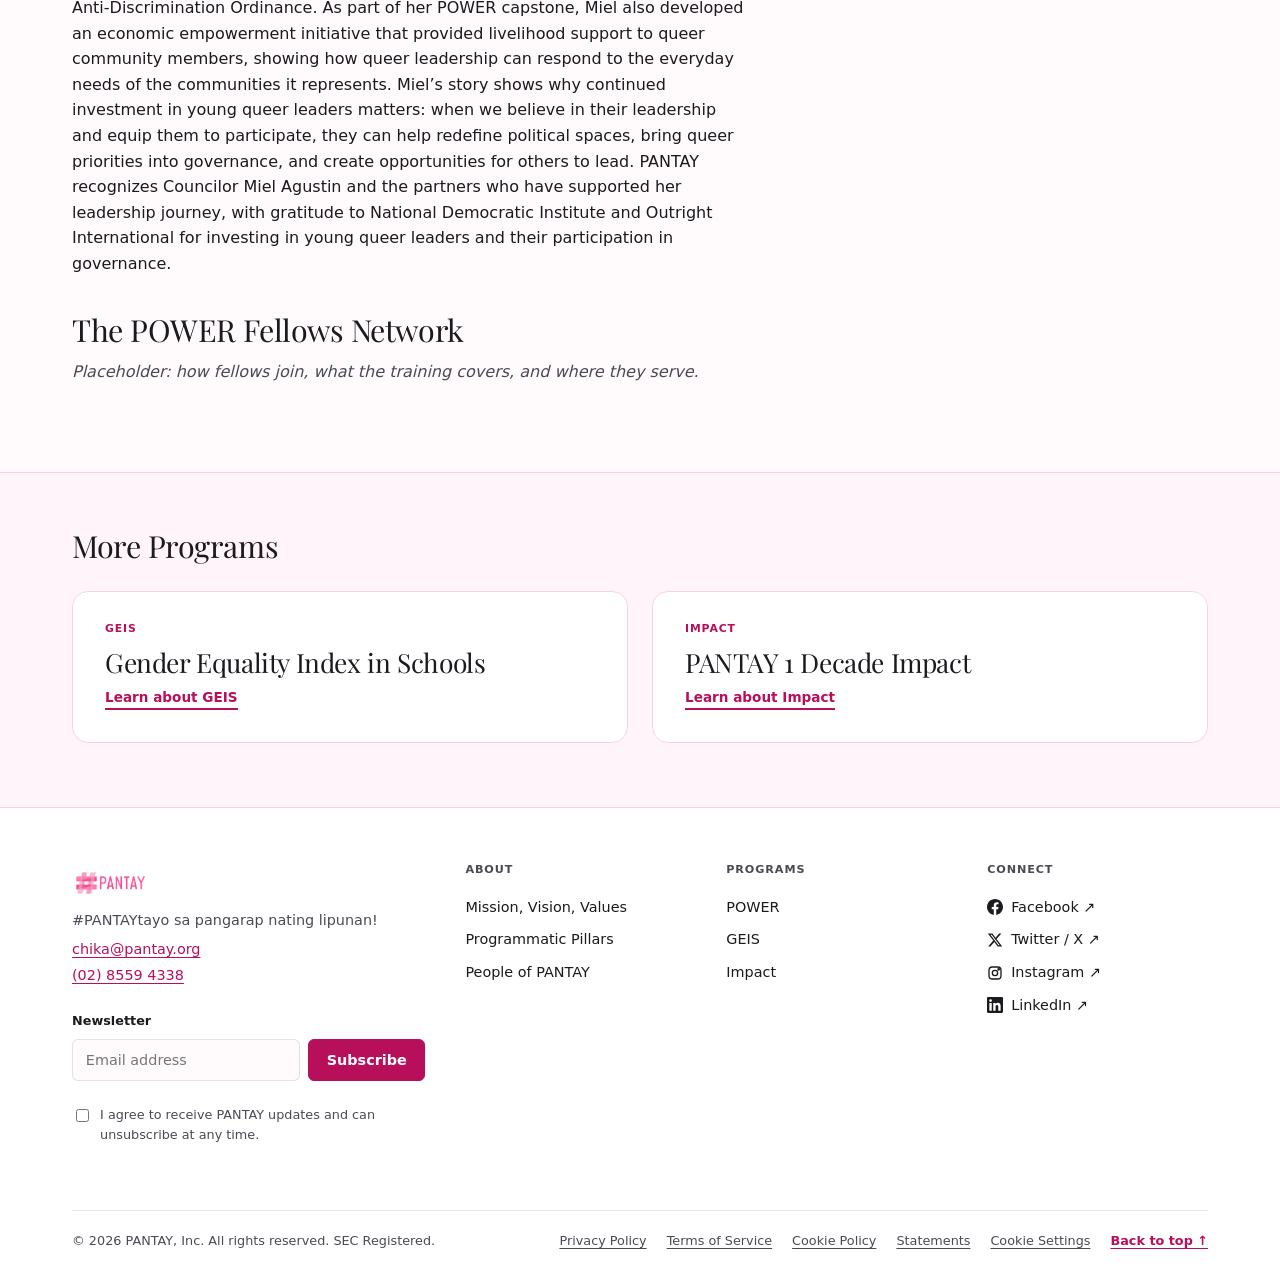
<file: power.html>
<!DOCTYPE html>
<html lang="en">
<head>
<meta charset="utf-8">
<meta name="viewport" content="width=device-width, initial-scale=1, viewport-fit=cover">
<title>Progressive Officials Working for Equality and Rights | PANTAY</title>
<meta name="description" content="PINOY LGBTIQ+ POWER! is PANTAY’s flagship leadership fellowship and the Philippines’ first—and Asia’s only—national network of local LGBTIQ+ elected officials.">
<link rel="icon" type="image/png" href="logo.png">
<link rel="apple-touch-icon" href="logo.png">
<link rel="preconnect" href="https://fonts.googleapis.com">
<link rel="preconnect" href="https://fonts.gstatic.com" crossorigin>
<link href="https://fonts.googleapis.com/css2?family=Playfair+Display:ital,wght@0,400;0,700;1,700&display=swap" rel="stylesheet">
<link rel="stylesheet" href="styles.css">
<link rel="stylesheet" href="pages.css">
<script src="script.js" defer></script>
<script src="pages.js" defer></script>
</head>
<body>
<a class="skip" href="#main">Skip to main content</a>

<header class="site-header" id="hdr">
  <div class="wrap bar">
    <a href="/" class="brand-logo-link"><img src="assets/logo-pantay.png" alt="PANTAY Logo" class="brand-logo" /></a>
    <nav class="nav" aria-label="Primary"><a href="/">Home</a><a href="about.html">About</a><a href="what-we-do.html">What We Do</a><a href="programs.html" aria-current="page">Programs</a><a href="resources.html">Resources</a></nav>
    <a class="btn primary sm" href="get-involved.html">Get Involved</a>
    <button class="burger" id="burger" aria-label="Open menu" aria-expanded="false" aria-controls="drawer"><svg width="22" height="22" viewBox="0 0 22 22" fill="none" stroke="currentColor" stroke-width="2.2" stroke-linecap="round" aria-hidden="true"><path d="M3 6h16M3 11h16M3 16h16"/></svg></button>
  </div>
</header>

<div class="scrim" id="scrim"></div>
<aside class="drawer" id="drawer" role="dialog" aria-modal="true" aria-label="Site menu" inert>
  <div class="drawer-top"><span class="tagline">dahil pantay tayo</span>
    <button class="burger" id="close" aria-label="Close menu"><svg width="20" height="20" viewBox="0 0 20 20" fill="none" stroke="currentColor" stroke-width="2.2" stroke-linecap="round" aria-hidden="true"><path d="M4 4l12 12M16 4L4 16"/></svg></button></div>
  <nav aria-label="Mobile"><a href="/">Home</a><a href="about.html">About</a><a href="what-we-do.html">What We Do</a><a href="programs.html" aria-current="page">Programs</a><a href="resources.html">Resources</a></nav>
  <a class="btn primary" href="get-involved.html">Get Involved</a>
</aside>

<main id="main">
<section class="art-hero"><div class="wrap">
  <p class="crumbs"><a href="/">Home</a> / <a href="/#programs">Programs</a> / POWER!</p>
  <p class="eyebrow">POWER!</p>
  <h1>Progressive Officials Working for Equality and Rights</h1>
  <p class="lede">PINOY LGBTIQ+ POWER! is PANTAY’s flagship leadership fellowship and the Philippines’ first—and Asia’s only—national network of local LGBTIQ+ elected officials.</p>
</div></section><div class="wrap art"><article><div class="art-photo" role="img" aria-label="Placeholder for article photo"><span>[PHOTO] Article photo</span></div><h2>About POWER!</h2><p>PINOY LGBTIQ+ POWER! is PANTAY’s flagship leadership fellowship and the Philippines’ first—and Asia’s only—national network of local LGBTIQ+ elected officials.</p><h2>Strengthening queer leadership and representation in local governance</h2><p class="note">Councilor Miel Agustin – Malolos City, Bulacan</p><p class="meta">Equality Initiatives Program (EQUIP) supported by National Democratic Institute</p><p class="meta">Pinoy LGBTIQ+ POWER Batch 1: Progressive Officials Working for Equality and Rights supported by Outright International</p><p class="sub">Queer leaders do not only take a seat at the table—we bring our communities, experiences, and priorities with us.</p><p>The journey of POWER Fellow Councilor Miel Agustin of Malolos City, Bulacan reflects the importance of investing in young queer leaders who can bring LGBTIQ+ representation and priorities into political leadership.</p><p>Through PANTAY’s leadership development and support under Projects EQUIP and POWER, Miel strengthened her capacity to engage in governance and advocate for issues affecting her community. Today, as a local queer elected official in Malolos, Bulacan, she brings queer representation and SOGIESC concerns into local governance, including efforts around SOGIE awareness activities and the city’s Anti-Discrimination Ordinance. As part of her POWER capstone, Miel also developed an economic empowerment initiative that provided livelihood support to queer community members, showing how queer leadership can respond to the everyday needs of the communities it represents. Miel’s story shows why continued investment in young queer leaders matters: when we believe in their leadership and equip them to participate, they can help redefine political spaces, bring queer priorities into governance, and create opportunities for others to lead. PANTAY recognizes Councilor Miel Agustin and the partners who have supported her leadership journey, with gratitude to National Democratic Institute and Outright International for investing in young queer leaders and their participation in governance.</p><h2>The POWER Fellows Network</h2><p class="note">Placeholder: how fellows join, what the training covers, and where they serve.</p></article><aside class="aside" aria-label="Key facts"><div class="fact"><b>40</b><span>LGBTIQ+ elected officials nationwide from the POWER Fellows Network trained on inclusive governance</span></div><div class="fact"><b>20+</b><span>Local governments directly supported to strengthen SOGIESC-inclusive governance and implementation</span></div><h3>Downloads</h3><a class="dl" href="#">POWER Fellows Primer ↓</a></aside></div><section class="next"><div class="wrap"><h2>More Programs</h2><div class="cards two"><a class="card lift" href="geis.html"><span class="cat">GEIS</span><h3>Gender Equality Index in Schools</h3><span class="more">Learn about GEIS</span></a><a class="card lift" href="impact.html"><span class="cat">Impact</span><h3>PANTAY 1 Decade Impact</h3><span class="more">Learn about Impact</span></a></div></div></section>
</main>

<footer>
  <div class="wrap">
    <div class="fgrid">
      <div class="fbrand">
        <a href="/" class="brand-logo-link"><img src="assets/logo-pantay.png" alt="PANTAY Logo" class="brand-logo" /></a>
        <p>#PANTAYtayo sa pangarap nating lipunan!</p>
        <a class="c" href="mailto:chika@pantay.org">chika@pantay.org</a>
        <a class="c" href="tel:+63285594338">(02) 8559 4338</a>
        <form id="news" novalidate>
          <label class="l" for="em">Newsletter</label>
          <div class="nrow"><input id="em" type="email" placeholder="Email address" autocomplete="email" aria-describedby="emerr"><button class="btn primary sm" type="submit">Subscribe</button></div>
          <div class="err" id="emerr"></div>
          <input class="hp" type="text" name="website" tabindex="-1" autocomplete="off" aria-hidden="true">
          <label class="check"><input id="cons" type="checkbox"> I agree to receive PANTAY updates and can unsubscribe at any time.</label>
          <div class="err" id="conserr"></div>
          <p id="newsmsg" role="status" aria-live="polite"></p>
        </form>
      </div>
      <nav class="fcol" aria-label="About"><h3>About</h3><a href="about.html#mission-vision-values">Mission, Vision, Values</a><a href="what-we-do.html">Programmatic Pillars</a><a href="about.html#people">People of PANTAY</a></nav>
      <nav class="fcol" aria-label="Programs"><h3>Programs</h3><a href="power.html">POWER</a><a href="geis.html">GEIS</a><a href="impact.html">Impact</a></nav>
      <nav class="fcol" aria-label="Connect"><h3>Connect</h3><a href="https://www.facebook.com/PANTAYPilipinas" rel="noopener"><svg viewBox="0 0 24 24" fill="currentColor" aria-hidden="true"><path d="M24 12.073c0-6.627-5.373-12-12-12s-12 5.373-12 12c0 5.99 4.388 10.954 10.125 11.854v-8.385H7.078v-3.47h3.047V9.43c0-3.007 1.792-4.669 4.533-4.669 1.312 0 2.686.235 2.686.235v2.953H15.83c-1.491 0-1.956.925-1.956 1.874v2.25h3.328l-.532 3.47h-2.796v8.385C19.612 23.027 24 18.062 24 12.073z"/></svg><span>Facebook ↗</span></a><a href="https://x.com/PANTAYtayo" rel="noopener"><svg viewBox="0 0 24 24" fill="currentColor" aria-hidden="true"><path d="M18.244 2.25h3.308l-7.227 8.26 8.502 11.24H16.17l-5.214-6.817L4.99 21.75H1.68l7.73-8.835L1.254 2.25H8.08l4.713 6.231zm-1.161 17.52h1.833L7.084 4.126H5.117z"/></svg><span>Twitter / X ↗</span></a><a href="https://www.instagram.com/pantaytayo/" rel="noopener"><svg viewBox="0 0 24 24" fill="none" stroke="currentColor" stroke-width="2" stroke-linecap="round" aria-hidden="true"><rect x="3" y="3" width="18" height="18" rx="5"/><circle cx="12" cy="12" r="4"/><circle cx="17.5" cy="6.5" r="1" fill="currentColor"/></svg><span>Instagram ↗</span></a><a href="https://www.linkedin.com/company/pantay-inc" rel="noopener"><svg viewBox="0 0 24 24" fill="currentColor" aria-hidden="true"><path d="M20.447 20.452h-3.554v-5.569c0-1.328-.027-3.037-1.852-3.037-1.853 0-2.136 1.445-2.136 2.939v5.667H9.351V9h3.414v1.561h.046c.477-.9 1.637-1.85 3.37-1.85 3.601 0 4.267 2.37 4.267 5.455v6.286zM5.337 7.433a2.062 2.062 0 01-2.063-2.065 2.064 2.064 0 112.063 2.065zm1.782 13.019H3.555V9h3.564v11.452zM22.225 0H1.771C.792 0 0 .774 0 1.729v20.542C0 23.227.792 24 1.771 24h20.451C23.2 24 24 23.227 24 22.271V1.729C24 .774 23.2 0 22.222 0h.003z"/></svg><span>LinkedIn ↗</span></a></nav>
    </div>
    <div class="fbottom">
      <p>© 2026 PANTAY, Inc. All rights reserved. SEC Registered.</p>
      <div class="legal"><a href="privacy-policy.html">Privacy Policy</a><a href="terms-of-service.html">Terms of Service</a><a href="cookie-policy.html">Cookie Policy</a><a href="statements.html">Statements</a><button type="button" id="cookieReopen">Cookie Settings</button><a href="#main">Back to top ↑</a></div>
    </div>
  </div>
</footer>

<section class="cookie" id="cookie" role="region" aria-labelledby="ckh">
  <div id="ckMain">
    <h2 id="ckh">Your privacy choices</h2>
    <p>We use essential cookies to run this site. With your consent we also use analytics, marketing, and functional cookies.</p>
    <div class="row">
      <button class="btn" id="ckAll">Accept All</button>
      <button class="btn" id="ckRej">Reject Non-Essential</button>
      <button class="btn" id="ckCus">Customize Preferences</button>
    </div>
  </div>
  <div id="ckPrefs" hidden>
    <h2>Customize preferences</h2>
    <div class="opt"><label for="o0">Strictly necessary (always on)</label><input id="o0" type="checkbox" checked disabled></div>
    <div class="opt"><label for="o1">Analytics</label><input id="o1" type="checkbox" data-k="analytics"></div>
    <div class="opt"><label for="o2">Marketing</label><input id="o2" type="checkbox" data-k="marketing"></div>
    <div class="opt"><label for="o3">Functional</label><input id="o3" type="checkbox" data-k="functional"></div>
    <div class="row" style="margin-top:1rem"><button class="btn" id="ckBack">Back</button><button class="btn pink" id="ckSave">Save Preferences</button></div>
  </div>
</section>
</body>
</html>
</file>
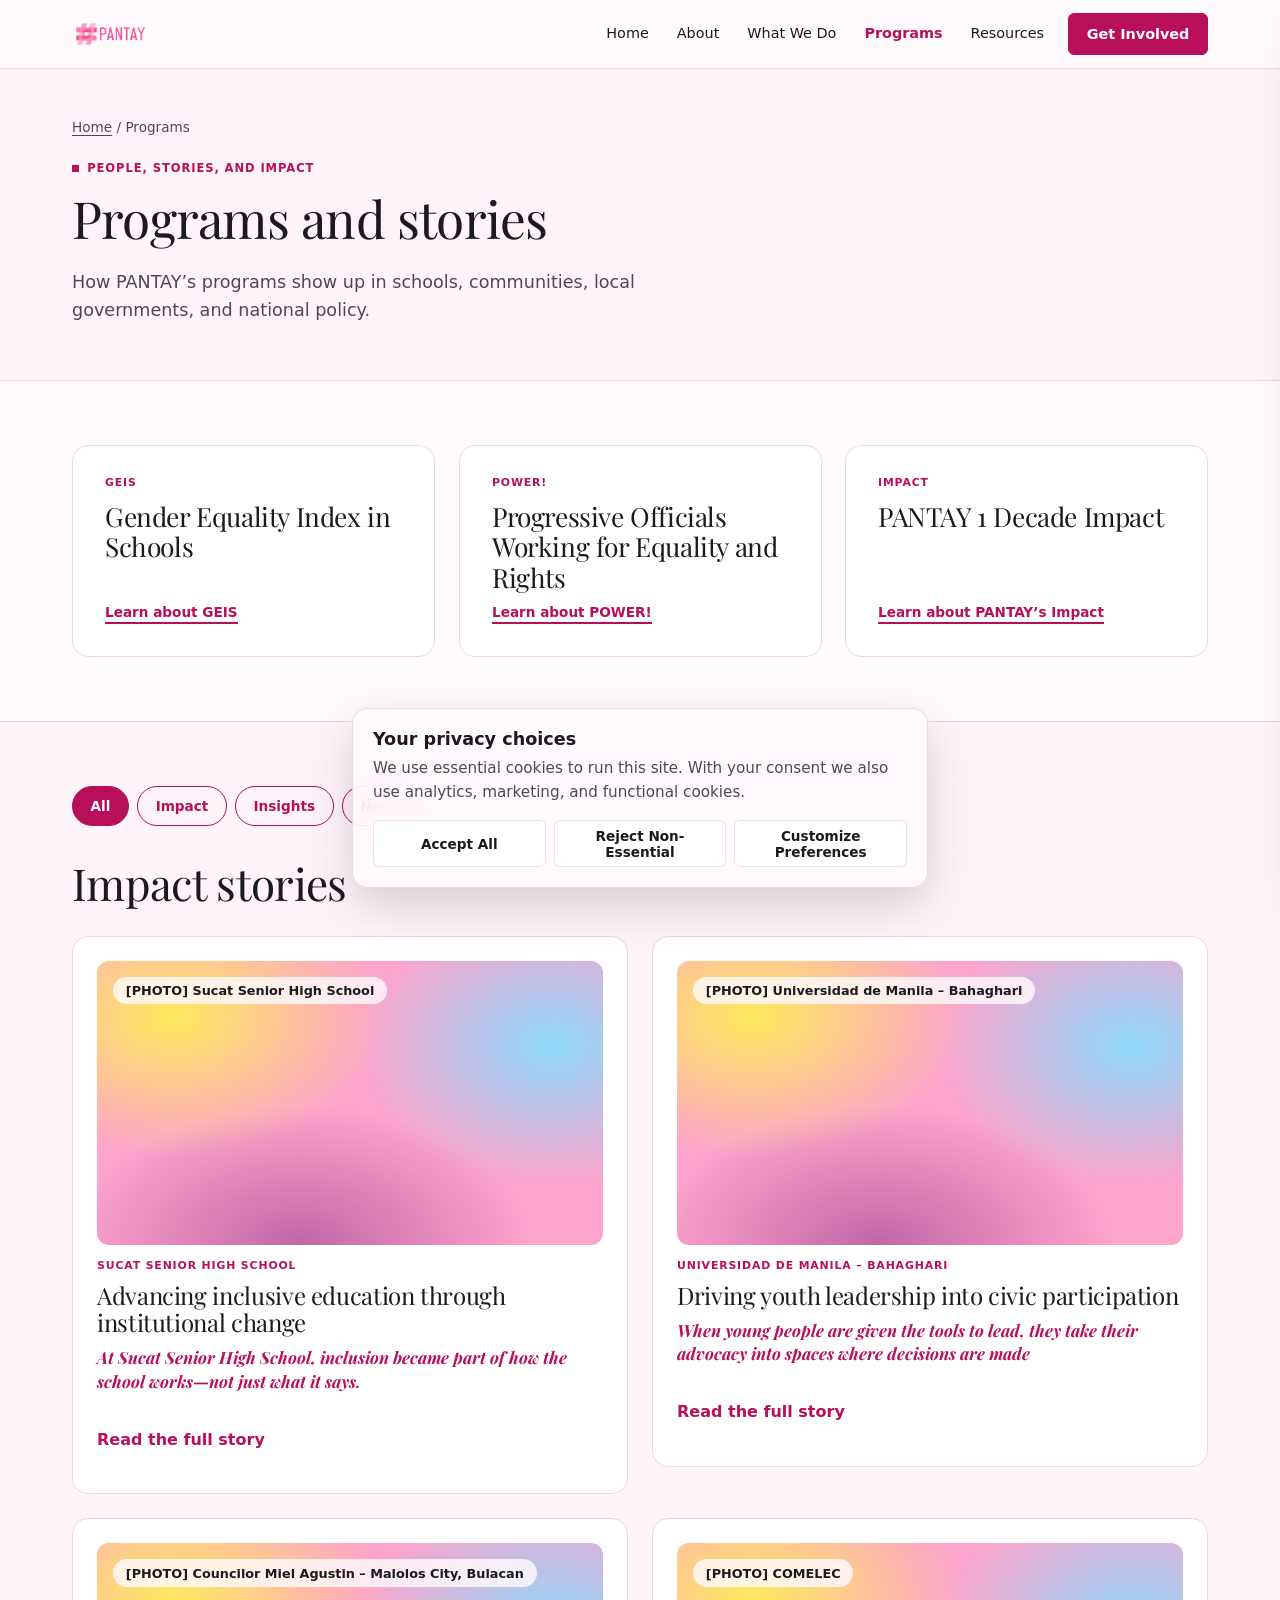
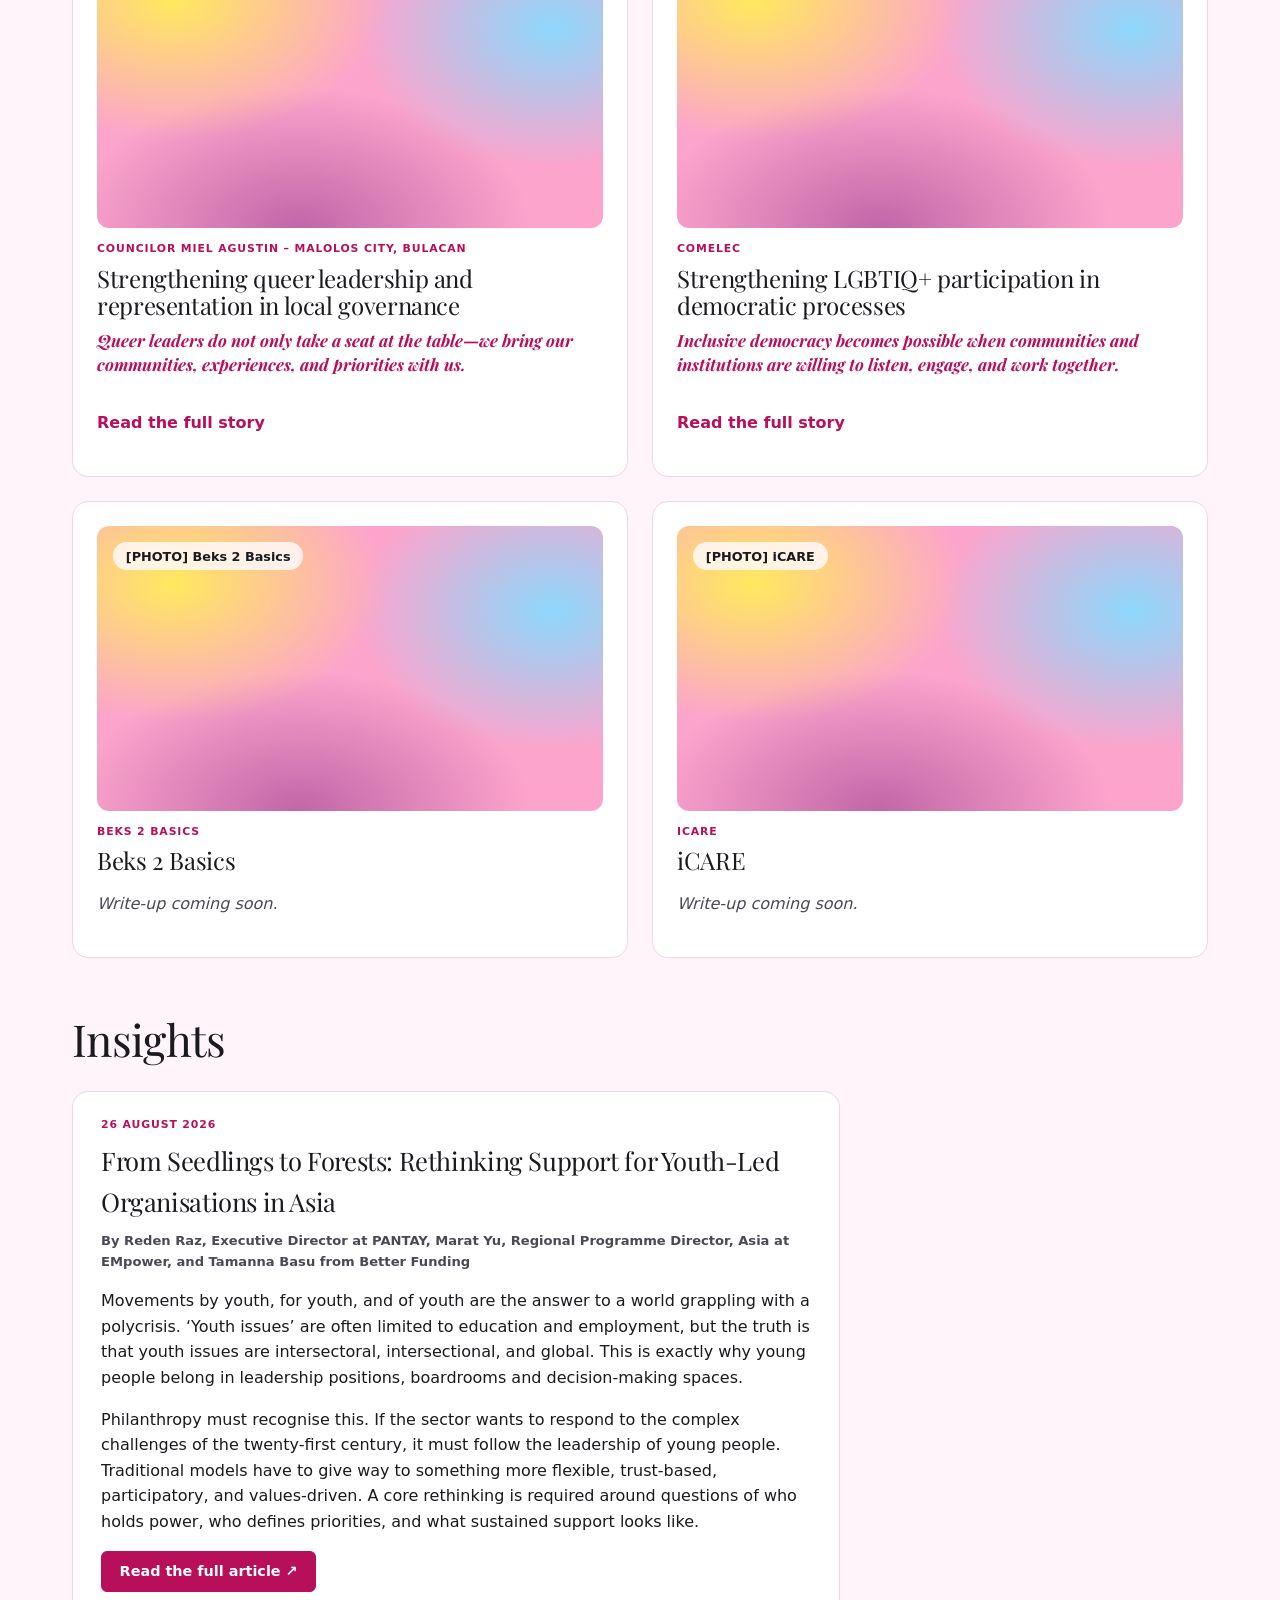
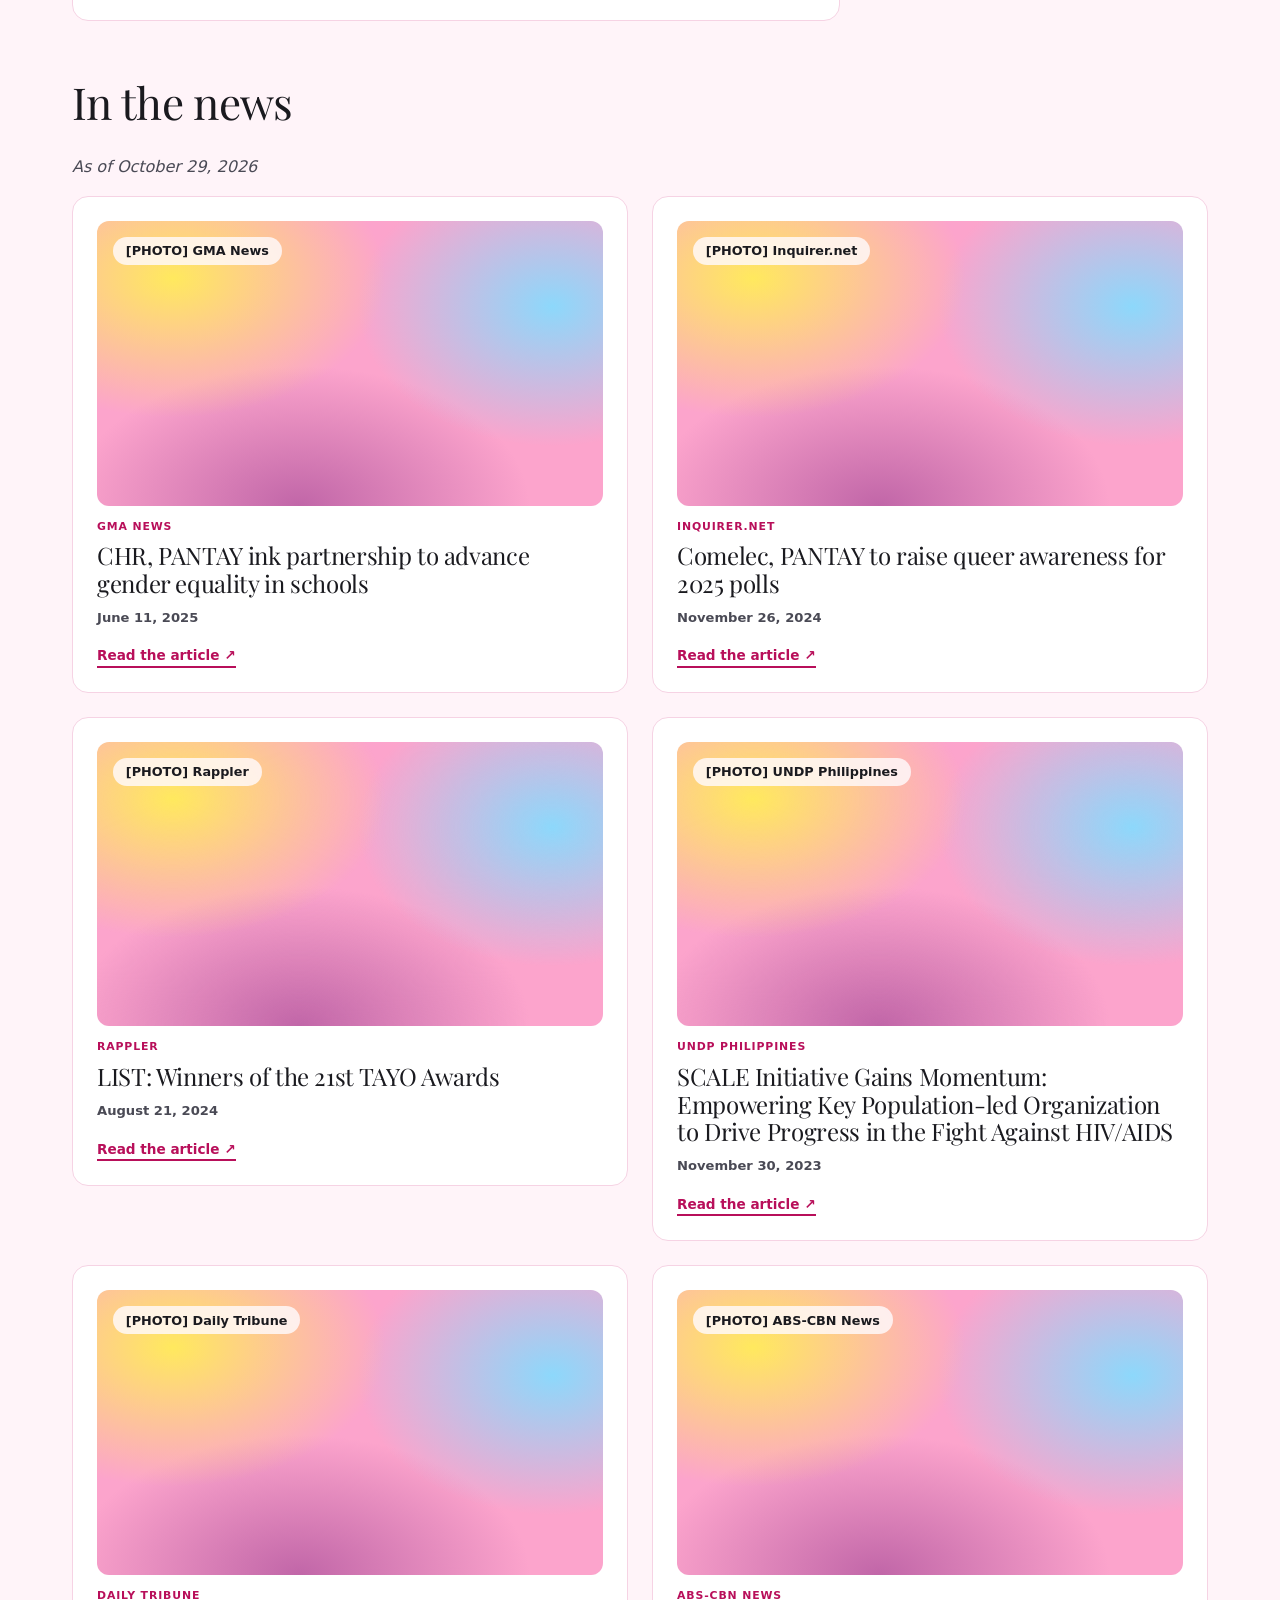
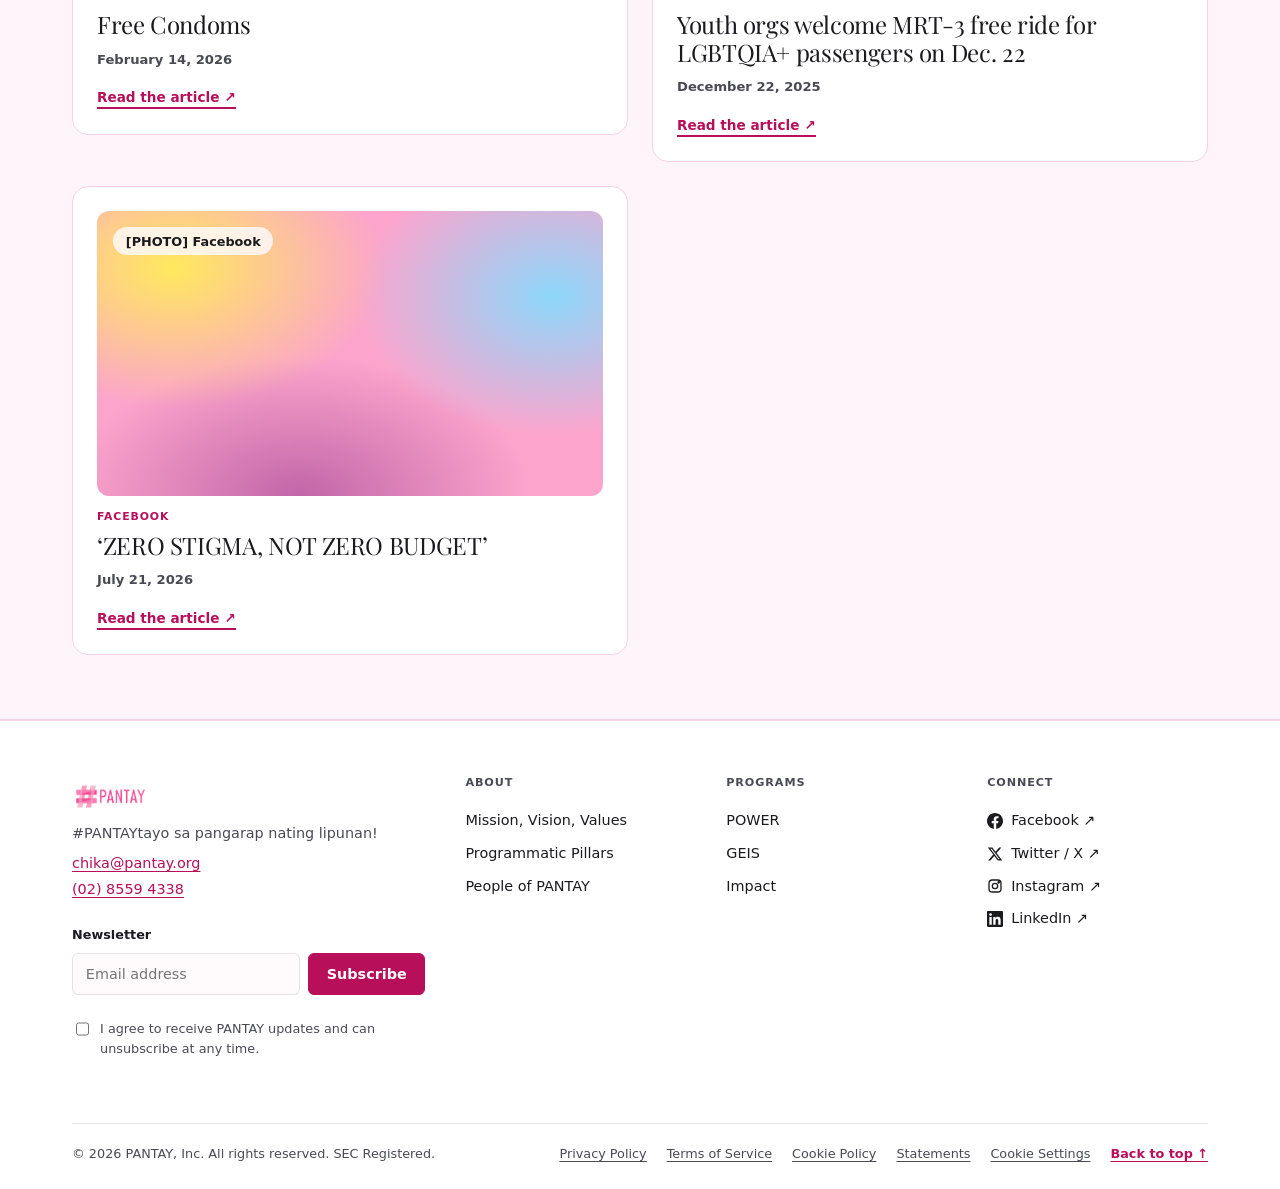
<file: programs.html>
<!DOCTYPE html>
<html lang="en">
<head>
<meta charset="utf-8">
<meta name="viewport" content="width=device-width, initial-scale=1, viewport-fit=cover">
<title>Programs, People, Stories and Impact | PANTAY</title>
<meta name="description" content="Impact stories, insights, and media mentions about PANTAY.">
<link rel="icon" type="image/png" href="logo.png">
<link rel="apple-touch-icon" href="logo.png">
<link rel="preconnect" href="https://fonts.googleapis.com">
<link rel="preconnect" href="https://fonts.gstatic.com" crossorigin>
<link href="https://fonts.googleapis.com/css2?family=Playfair+Display:ital,wght@0,400;0,700;1,700&display=swap" rel="stylesheet">
<link rel="stylesheet" href="styles.css">
<link rel="stylesheet" href="pages.css">
<script src="script.js" defer></script>
<script src="pages.js" defer></script>
</head>
<body>
<a class="skip" href="#main">Skip to main content</a>

<header class="site-header" id="hdr">
  <div class="wrap bar">
    <a href="/" class="brand-logo-link"><img src="assets/logo-pantay.png" alt="PANTAY Logo" class="brand-logo" /></a>
    <nav class="nav" aria-label="Primary"><a href="/">Home</a><a href="about.html">About</a><a href="what-we-do.html">What We Do</a><a href="programs.html" aria-current="page">Programs</a><a href="resources.html">Resources</a></nav>
    <a class="btn primary sm" href="get-involved.html">Get Involved</a>
    <button class="burger" id="burger" aria-label="Open menu" aria-expanded="false" aria-controls="drawer"><svg width="22" height="22" viewBox="0 0 22 22" fill="none" stroke="currentColor" stroke-width="2.2" stroke-linecap="round" aria-hidden="true"><path d="M3 6h16M3 11h16M3 16h16"/></svg></button>
  </div>
</header>

<div class="scrim" id="scrim"></div>
<aside class="drawer" id="drawer" role="dialog" aria-modal="true" aria-label="Site menu" inert>
  <div class="drawer-top"><span class="tagline">dahil pantay tayo</span>
    <button class="burger" id="close" aria-label="Close menu"><svg width="20" height="20" viewBox="0 0 20 20" fill="none" stroke="currentColor" stroke-width="2.2" stroke-linecap="round" aria-hidden="true"><path d="M4 4l12 12M16 4L4 16"/></svg></button></div>
  <nav aria-label="Mobile"><a href="/">Home</a><a href="about.html">About</a><a href="what-we-do.html">What We Do</a><a href="programs.html" aria-current="page">Programs</a><a href="resources.html">Resources</a></nav>
  <a class="btn primary" href="get-involved.html">Get Involved</a>
</aside>

<main id="main">
<section class="art-hero"><div class="wrap">
  <p class="crumbs"><a href="/">Home</a> / Programs</p>
  <p class="eyebrow">People, Stories, and Impact</p>
  <h1>Programs and stories</h1>
  <p class="lede">How PANTAY’s programs show up in schools, communities, local governments, and national policy.</p>
</div></section><section class="sec "><div class="wrap"><div class="cards"><a class="card lift" href="geis.html"><span class="cat">GEIS</span><h3>Gender Equality Index in Schools</h3><span class="more">Learn about GEIS</span></a>
      <a class="card lift" href="power.html"><span class="cat">POWER!</span><h3>Progressive Officials Working for Equality and Rights</h3><span class="more">Learn about POWER!</span></a>
      <a class="card lift" href="impact.html"><span class="cat">Impact</span><h3>PANTAY 1 Decade Impact</h3><span class="more">Learn about PANTAY’s Impact</span></a></div></div></section><section class="sec tint" id="stories"><div class="wrap"><div class="filter" role="group" aria-label="Filter stories"><button type="button" data-f="all" aria-pressed="true">All</button><button type="button" data-f="impact" aria-pressed="false">Impact</button><button type="button" data-f="insights" aria-pressed="false">Insights</button><button type="button" data-f="news" aria-pressed="false">News</button></div><div data-cat="impact"><h2>Impact stories</h2><div class="stories"><article class="story" id="sucat"><div class="art-photo" role="img" aria-label="Placeholder for article photo"><span>[PHOTO] Sucat Senior High School</span></div><p class="cat">Sucat Senior High School</p><h3>Advancing inclusive education through institutional change</h3><p class="sub">At Sucat Senior High School, inclusion became part of how the school works—not just what it says.</p><details><summary>Read the full story</summary><p class="meta">Project GEIS (Gender Equality Index for Schools)</p><p class="meta">2023–2025</p><p>A school’s commitment to inclusion becomes sustainable when it is reflected not only in individual activities, but in its policies, facilities, learning environment, and systems for protecting students.</p><p>Through GEIS, PANTAY supported Sucat Senior High School in strengthening its student handbook, learning resources, reporting and referral mechanisms, gender-responsive facilities, and student participation, while using the Rainbow Report Card to assess and improve its SOGIESC responsiveness. These changes demonstrate how targeted investment can help a school build systems that continue to support students beyond a single project or training.</p><p>Investing in inclusive education means investing in a generation of students who can learn, participate, and thrive without discrimination.</p><p>PANTAY recognizes Sucat Senior High School’s commitment and gratefully acknowledges Embassy of Netherlands in the Philippines, Commission on Human Rights, and National Anti-Poverty Commission Youth and Students Sector for supporting this work.</p></details></article><article class="story" id="udm"><div class="art-photo" role="img" aria-label="Placeholder for article photo"><span>[PHOTO] Universidad de Manila – Bahaghari</span></div><p class="cat">Universidad de Manila – Bahaghari</p><h3>Driving youth leadership into civic participation</h3><p class="sub">When young people are given the tools to lead, they take their advocacy into spaces where decisions are made</p><details><summary>Read the full story</summary><p class="meta">Project ACCESS: Active Student-Champions of a Campaign for Empowerment on SRHR in Schools</p><p class="meta">2025–2026</p><p>Young people need more than information about their rights—they need the skills, confidence, networks, and resources to act on them.</p><p>Through Project ACCESS, PANTAY supported students and youth leaders at Universidad de Manila Bahaghari to strengthen their knowledge on SOGIESC, SRHR, advocacy, and community engagement, and to translate these into youth-led campaigns and organizing. Their participation has since extended into local youth governance spaces, including the Manila Youth Development Council, demonstrating how investment in youth capacity can create pathways into civic leadership.</p><p>When we invest in young people, we are not only supporting today’s advocates; we are building the next generation of people who can shape decisions in their communities.</p><p>This work was made possible through the partnership of PANTAY, Universidad de Manila and Bahaghari, with support from DKT Philippines Foundation.</p></details></article><article class="story" id="miel"><div class="art-photo" role="img" aria-label="Placeholder for article photo"><span>[PHOTO] Councilor Miel Agustin – Malolos City, Bulacan</span></div><p class="cat">Councilor Miel Agustin – Malolos City, Bulacan</p><h3>Strengthening queer leadership and representation in local governance</h3><p class="sub">Queer leaders do not only take a seat at the table—we bring our communities, experiences, and priorities with us.</p><details><summary>Read the full story</summary><p class="meta">Equality Initiatives Program (EQUIP) supported by National Democratic Institute</p><p class="meta">Pinoy LGBTIQ+ POWER Batch 1: Progressive Officials Working for Equality and Rights supported by Outright International</p><p>The journey of POWER Fellow Councilor Miel Agustin of Malolos City, Bulacan reflects the importance of investing in young queer leaders who can bring LGBTIQ+ representation and priorities into political leadership.</p><p>Through PANTAY’s leadership development and support under Projects EQUIP and POWER, Miel strengthened her capacity to engage in governance and advocate for issues affecting her community. Today, as a local queer elected official in Malolos, Bulacan, she brings queer representation and SOGIESC concerns into local governance, including efforts around SOGIE awareness activities and the city’s Anti-Discrimination Ordinance. As part of her POWER capstone, Miel also developed an economic empowerment initiative that provided livelihood support to queer community members, showing how queer leadership can respond to the everyday needs of the communities it represents. Miel’s story shows why continued investment in young queer leaders matters: when we believe in their leadership and equip them to participate, they can help redefine political spaces, bring queer priorities into governance, and create opportunities for others to lead. PANTAY recognizes Councilor Miel Agustin and the partners who have supported her leadership journey, with gratitude to National Democratic Institute and Outright International for investing in young queer leaders and their participation in governance.</p></details></article><article class="story" id="comelec"><div class="art-photo" role="img" aria-label="Placeholder for article photo"><span>[PHOTO] COMELEC</span></div><p class="cat">COMELEC</p><h3>Strengthening LGBTIQ+ participation in democratic processes</h3><p class="sub">Inclusive democracy becomes possible when communities and institutions are willing to listen, engage, and work together.</p><details><summary>Read the full story</summary><p class="meta">The Rainbow AGENDA: Advancing Gender Equality Narratives to Drive LGBTIQ+ Awareness for the 2025 Philippine Midterm Elections</p><p class="meta">2024–2025</p><p>LGBTIQ+ people participate in elections as voters, candidates, campaign workers, and community members, yet discrimination, stigma, and harassment can limit their meaningful participation.</p><p>Through Rainbow AGENDA, PANTAY worked with communities to document these concerns, develop LGBTIQ+ rights agendas, engage candidates, and bring these priorities into dialogue with electoral institutions. COMELEC’s openness to partnership and continued engagement with civil society provided an important space for these community concerns to be heard and translated into institutional action, contributing to the Anti-Discrimination and Fair Campaigning Guidelines for the 12 May 2025 elections, which included protections for people of diverse SOGIESC. The experience shows that policy change is strengthened when communities bring their lived experiences and evidence, while institutions remain open to dialogue and are willing to translate these into stronger protections.</p><p>PANTAY recognizes COMELEC’s commitment to a more inclusive electoral process, as well as the communities, partners, and Embassy of Canada in the Philippines whose support made sustained advocacy and engagement possible.</p></details></article><article class="story" id="beks"><div class="art-photo" role="img" aria-label="Placeholder for article photo"><span>[PHOTO] Beks 2 Basics</span></div><p class="cat">Beks 2 Basics</p><h3>Beks 2 Basics</h3><p class="note">Write-up coming soon.</p></article><article class="story" id="icare"><div class="art-photo" role="img" aria-label="Placeholder for article photo"><span>[PHOTO] iCARE</span></div><p class="cat">iCARE</p><h3>iCARE</h3><p class="note">Write-up coming soon.</p></article></div></div><div data-cat="insights"><h2>Insights</h2><article class="insight"><p class="cat">26 August 2026</p><h3>From Seedlings to Forests: Rethinking Support for Youth-Led Organisations in Asia</h3><p class="meta">By Reden Raz, Executive Director at PANTAY, Marat Yu, Regional Programme Director, Asia at EMpower, and Tamanna Basu from Better Funding</p><p>Movements by youth, for youth, and of youth are the answer to a world grappling with a polycrisis. ‘Youth issues’ are often limited to education and employment, but the truth is that youth issues are intersectoral, intersectional, and global. This is exactly why young people belong in leadership positions, boardrooms and decision-making spaces.</p><p>Philanthropy must recognise this. If the sector wants to respond to the complex challenges of the twenty-first century, it must follow the leadership of young people. Traditional models have to give way to something more flexible, trust-based, participatory, and values-driven. A core rethinking is required around questions of who holds power, who defines priorities, and what sustained support looks like.</p><a class="btn primary sm" href="https://wingswebmembers.org/from-seedlings-to-forests-rethinking-support-for-youth-led-organisations-in-asia/" target="_blank" rel="noopener">Read the full article ↗</a></article></div><div data-cat="news"><h2>In the news</h2><p class="note">As of October 29, 2026</p><div class="stories"><article class="story news"><a class="ph-link" href="https://www.gmanetwork.com/news/topstories/nation/949041/pantay-ink-partnership-to-advance-gender-equality-in-schools/story/" target="_blank" rel="noopener" aria-label="CHR, PANTAY ink partnership to advance gender equality in schools (opens in a new tab)"><div class="art-photo" role="img" aria-label="Placeholder for article photo"><span>[PHOTO] GMA News</span></div></a><p class="cat">GMA News</p><h3>CHR, PANTAY ink partnership to advance gender equality in schools</h3><p class="meta">June 11, 2025</p><a class="more-link" href="https://www.gmanetwork.com/news/topstories/nation/949041/pantay-ink-partnership-to-advance-gender-equality-in-schools/story/" target="_blank" rel="noopener">Read the article ↗<span class="sr"> (opens in a new tab)</span></a></article><article class="story news"><a class="ph-link" href="https://www.inquirer.net/422012/comelec-pantay-to-raise-queer-awareness-for-2025-polls/" target="_blank" rel="noopener" aria-label="Comelec, PANTAY to raise queer awareness for 2025 polls (opens in a new tab)"><div class="art-photo" role="img" aria-label="Placeholder for article photo"><span>[PHOTO] Inquirer.net</span></div></a><p class="cat">Inquirer.net</p><h3>Comelec, PANTAY to raise queer awareness for 2025 polls</h3><p class="meta">November 26, 2024</p><a class="more-link" href="https://www.inquirer.net/422012/comelec-pantay-to-raise-queer-awareness-for-2025-polls/" target="_blank" rel="noopener">Read the article ↗<span class="sr"> (opens in a new tab)</span></a></article><article class="story news"><a class="ph-link" href="https://www.rappler.com/moveph/list-winners-ten-accomplished-youth-organizations-awards-2024/" target="_blank" rel="noopener" aria-label="LIST: Winners of the 21st TAYO Awards (opens in a new tab)"><div class="art-photo" role="img" aria-label="Placeholder for article photo"><span>[PHOTO] Rappler</span></div></a><p class="cat">Rappler</p><h3>LIST: Winners of the 21st TAYO Awards</h3><p class="meta">August 21, 2024</p><a class="more-link" href="https://www.rappler.com/moveph/list-winners-ten-accomplished-youth-organizations-awards-2024/" target="_blank" rel="noopener">Read the article ↗<span class="sr"> (opens in a new tab)</span></a></article><article class="story news"><a class="ph-link" href="https://www.undp.org/philippines/blog/scale-initiative-gains-momentum-empowering-key-population-led-organization-drive-progress-fight-against-hiv/aids" target="_blank" rel="noopener" aria-label="SCALE Initiative Gains Momentum: Empowering Key Population-led Organization to Drive Progress in the Fight Against HIV/AIDS (opens in a new tab)"><div class="art-photo" role="img" aria-label="Placeholder for article photo"><span>[PHOTO] UNDP Philippines</span></div></a><p class="cat">UNDP Philippines</p><h3>SCALE Initiative Gains Momentum: Empowering Key Population-led Organization to Drive Progress in the Fight Against HIV/AIDS</h3><p class="meta">November 30, 2023</p><a class="more-link" href="https://www.undp.org/philippines/blog/scale-initiative-gains-momentum-empowering-key-population-led-organization-drive-progress-fight-against-hiv/aids" target="_blank" rel="noopener">Read the article ↗<span class="sr"> (opens in a new tab)</span></a></article><article class="story news"><a class="ph-link" href="https://tribune.net.ph/2026/02/14/free-condoms" target="_blank" rel="noopener" aria-label="Free Condoms (opens in a new tab)"><div class="art-photo" role="img" aria-label="Placeholder for article photo"><span>[PHOTO] Daily Tribune</span></div></a><p class="cat">Daily Tribune</p><h3>Free Condoms</h3><p class="meta">February 14, 2026</p><a class="more-link" href="https://tribune.net.ph/2026/02/14/free-condoms" target="_blank" rel="noopener">Read the article ↗<span class="sr"> (opens in a new tab)</span></a></article><article class="story news"><a class="ph-link" href="https://www.abs-cbn.com/news/nation/2025/12/22/youth-orgs-welcome-mrt-3-free-ride-for-lgbtqia-members-on-dec-22-1402" target="_blank" rel="noopener" aria-label="Youth orgs welcome MRT-3 free ride for LGBTQIA+ passengers on Dec. 22 (opens in a new tab)"><div class="art-photo" role="img" aria-label="Placeholder for article photo"><span>[PHOTO] ABS-CBN News</span></div></a><p class="cat">ABS-CBN News</p><h3>Youth orgs welcome MRT-3 free ride for LGBTQIA+ passengers on Dec. 22</h3><p class="meta">December 22, 2025</p><a class="more-link" href="https://www.abs-cbn.com/news/nation/2025/12/22/youth-orgs-welcome-mrt-3-free-ride-for-lgbtqia-members-on-dec-22-1402" target="_blank" rel="noopener">Read the article ↗<span class="sr"> (opens in a new tab)</span></a></article><article class="story news"><a class="ph-link" href="https://www.facebook.com/bncphl/posts/zero-stigma-not-zero-budgetlgbtq-advocacy-group-mobilized-an-information-drive-i/122326558358354398/" target="_blank" rel="noopener" aria-label="‘ZERO STIGMA, NOT ZERO BUDGET’ (opens in a new tab)"><div class="art-photo" role="img" aria-label="Placeholder for article photo"><span>[PHOTO] Facebook</span></div></a><p class="cat">Facebook</p><h3>‘ZERO STIGMA, NOT ZERO BUDGET’</h3><p class="meta">July 21, 2026</p><a class="more-link" href="https://www.facebook.com/bncphl/posts/zero-stigma-not-zero-budgetlgbtq-advocacy-group-mobilized-an-information-drive-i/122326558358354398/" target="_blank" rel="noopener">Read the article ↗<span class="sr"> (opens in a new tab)</span></a></article></div></div></div></section>
</main>

<footer>
  <div class="wrap">
    <div class="fgrid">
      <div class="fbrand">
        <a href="/" class="brand-logo-link"><img src="assets/logo-pantay.png" alt="PANTAY Logo" class="brand-logo" /></a>
        <p>#PANTAYtayo sa pangarap nating lipunan!</p>
        <a class="c" href="mailto:chika@pantay.org">chika@pantay.org</a>
        <a class="c" href="tel:+63285594338">(02) 8559 4338</a>
        <form id="news" novalidate>
          <label class="l" for="em">Newsletter</label>
          <div class="nrow"><input id="em" type="email" placeholder="Email address" autocomplete="email" aria-describedby="emerr"><button class="btn primary sm" type="submit">Subscribe</button></div>
          <div class="err" id="emerr"></div>
          <input class="hp" type="text" name="website" tabindex="-1" autocomplete="off" aria-hidden="true">
          <label class="check"><input id="cons" type="checkbox"> I agree to receive PANTAY updates and can unsubscribe at any time.</label>
          <div class="err" id="conserr"></div>
          <p id="newsmsg" role="status" aria-live="polite"></p>
        </form>
      </div>
      <nav class="fcol" aria-label="About"><h3>About</h3><a href="about.html#mission-vision-values">Mission, Vision, Values</a><a href="what-we-do.html">Programmatic Pillars</a><a href="about.html#people">People of PANTAY</a></nav>
      <nav class="fcol" aria-label="Programs"><h3>Programs</h3><a href="power.html">POWER</a><a href="geis.html">GEIS</a><a href="impact.html">Impact</a></nav>
      <nav class="fcol" aria-label="Connect"><h3>Connect</h3><a href="https://www.facebook.com/PANTAYPilipinas" rel="noopener"><svg viewBox="0 0 24 24" fill="currentColor" aria-hidden="true"><path d="M24 12.073c0-6.627-5.373-12-12-12s-12 5.373-12 12c0 5.99 4.388 10.954 10.125 11.854v-8.385H7.078v-3.47h3.047V9.43c0-3.007 1.792-4.669 4.533-4.669 1.312 0 2.686.235 2.686.235v2.953H15.83c-1.491 0-1.956.925-1.956 1.874v2.25h3.328l-.532 3.47h-2.796v8.385C19.612 23.027 24 18.062 24 12.073z"/></svg><span>Facebook ↗</span></a><a href="https://x.com/PANTAYtayo" rel="noopener"><svg viewBox="0 0 24 24" fill="currentColor" aria-hidden="true"><path d="M18.244 2.25h3.308l-7.227 8.26 8.502 11.24H16.17l-5.214-6.817L4.99 21.75H1.68l7.73-8.835L1.254 2.25H8.08l4.713 6.231zm-1.161 17.52h1.833L7.084 4.126H5.117z"/></svg><span>Twitter / X ↗</span></a><a href="https://www.instagram.com/pantaytayo/" rel="noopener"><svg viewBox="0 0 24 24" fill="none" stroke="currentColor" stroke-width="2" stroke-linecap="round" aria-hidden="true"><rect x="3" y="3" width="18" height="18" rx="5"/><circle cx="12" cy="12" r="4"/><circle cx="17.5" cy="6.5" r="1" fill="currentColor"/></svg><span>Instagram ↗</span></a><a href="https://www.linkedin.com/company/pantay-inc" rel="noopener"><svg viewBox="0 0 24 24" fill="currentColor" aria-hidden="true"><path d="M20.447 20.452h-3.554v-5.569c0-1.328-.027-3.037-1.852-3.037-1.853 0-2.136 1.445-2.136 2.939v5.667H9.351V9h3.414v1.561h.046c.477-.9 1.637-1.85 3.37-1.85 3.601 0 4.267 2.37 4.267 5.455v6.286zM5.337 7.433a2.062 2.062 0 01-2.063-2.065 2.064 2.064 0 112.063 2.065zm1.782 13.019H3.555V9h3.564v11.452zM22.225 0H1.771C.792 0 0 .774 0 1.729v20.542C0 23.227.792 24 1.771 24h20.451C23.2 24 24 23.227 24 22.271V1.729C24 .774 23.2 0 22.222 0h.003z"/></svg><span>LinkedIn ↗</span></a></nav>
    </div>
    <div class="fbottom">
      <p>© 2026 PANTAY, Inc. All rights reserved. SEC Registered.</p>
      <div class="legal"><a href="privacy-policy.html">Privacy Policy</a><a href="terms-of-service.html">Terms of Service</a><a href="cookie-policy.html">Cookie Policy</a><a href="statements.html">Statements</a><button type="button" id="cookieReopen">Cookie Settings</button><a href="#main">Back to top ↑</a></div>
    </div>
  </div>
</footer>

<section class="cookie" id="cookie" role="region" aria-labelledby="ckh">
  <div id="ckMain">
    <h2 id="ckh">Your privacy choices</h2>
    <p>We use essential cookies to run this site. With your consent we also use analytics, marketing, and functional cookies.</p>
    <div class="row">
      <button class="btn" id="ckAll">Accept All</button>
      <button class="btn" id="ckRej">Reject Non-Essential</button>
      <button class="btn" id="ckCus">Customize Preferences</button>
    </div>
  </div>
  <div id="ckPrefs" hidden>
    <h2>Customize preferences</h2>
    <div class="opt"><label for="o0">Strictly necessary (always on)</label><input id="o0" type="checkbox" checked disabled></div>
    <div class="opt"><label for="o1">Analytics</label><input id="o1" type="checkbox" data-k="analytics"></div>
    <div class="opt"><label for="o2">Marketing</label><input id="o2" type="checkbox" data-k="marketing"></div>
    <div class="opt"><label for="o3">Functional</label><input id="o3" type="checkbox" data-k="functional"></div>
    <div class="row" style="margin-top:1rem"><button class="btn" id="ckBack">Back</button><button class="btn pink" id="ckSave">Save Preferences</button></div>
  </div>
</section>
</body>
</html>
</file>
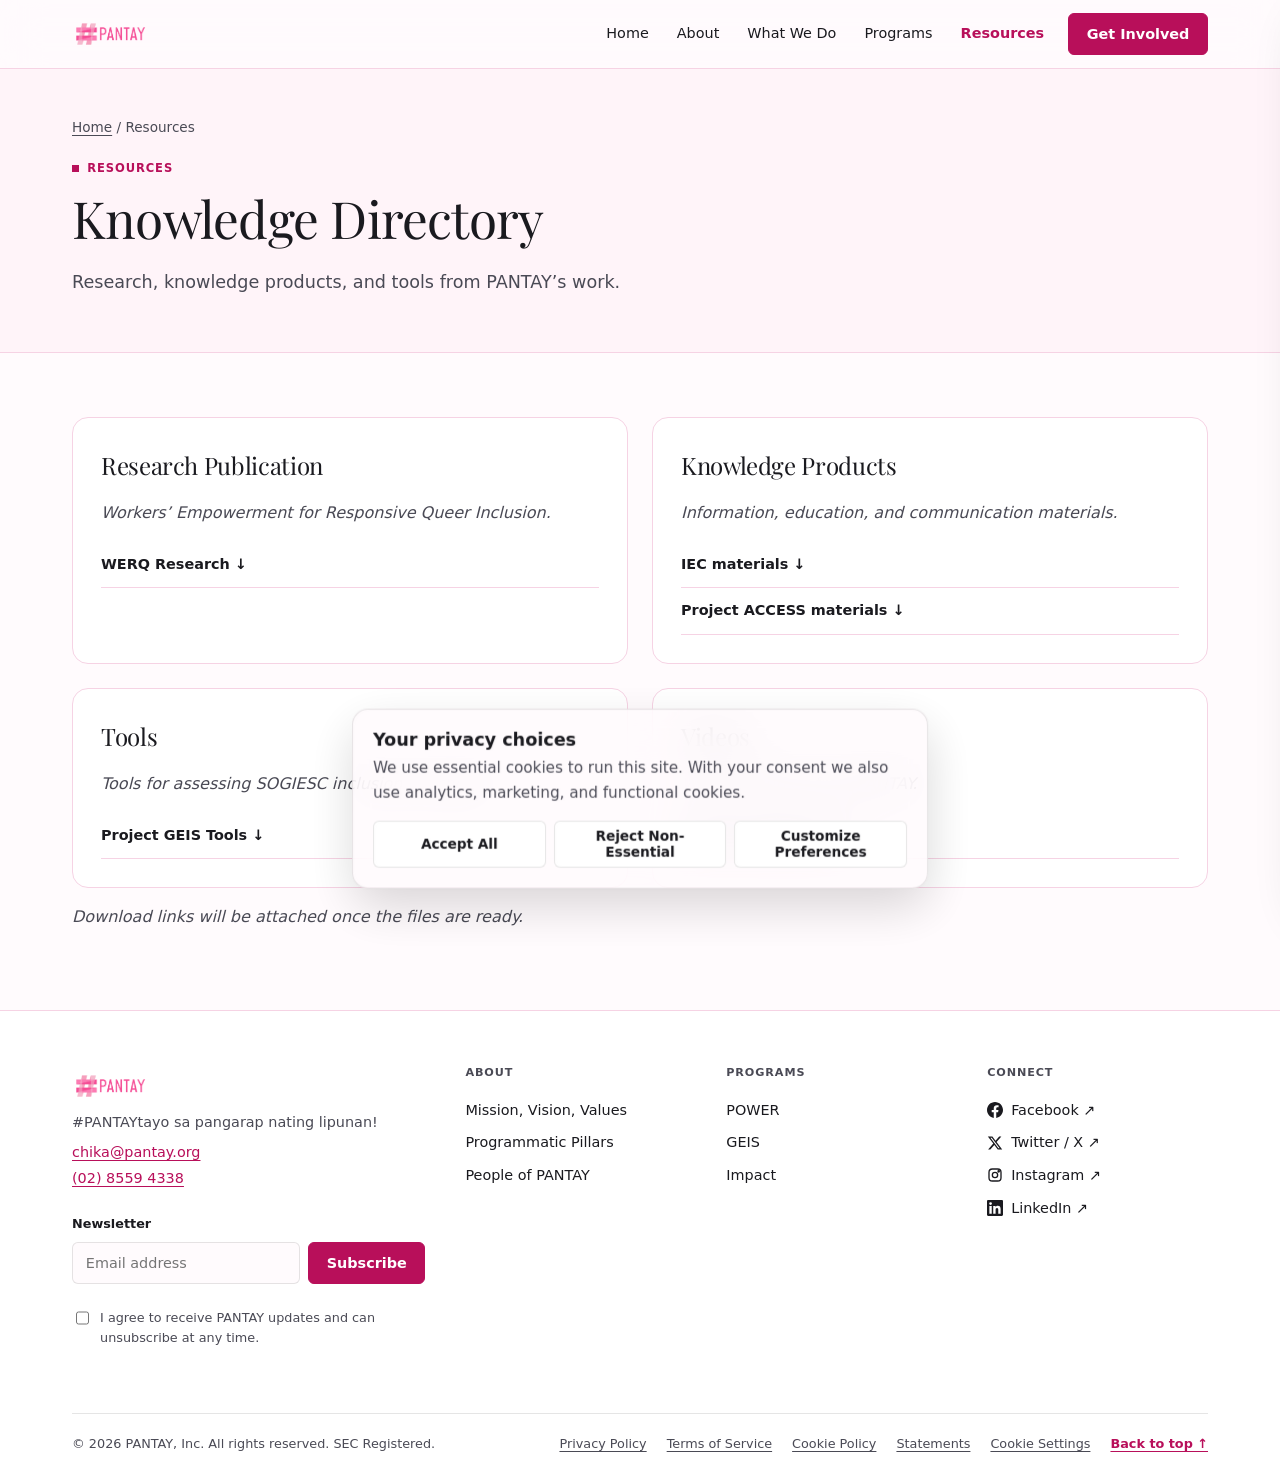
<file: resources.html>
<!DOCTYPE html>
<html lang="en">
<head>
<meta charset="utf-8">
<meta name="viewport" content="width=device-width, initial-scale=1, viewport-fit=cover">
<title>Resources | PANTAY</title>
<meta name="description" content="Research, knowledge products, tools, and videos from PANTAY.">
<link rel="icon" type="image/png" href="logo.png">
<link rel="apple-touch-icon" href="logo.png">
<link rel="preconnect" href="https://fonts.googleapis.com">
<link rel="preconnect" href="https://fonts.gstatic.com" crossorigin>
<link href="https://fonts.googleapis.com/css2?family=Playfair+Display:ital,wght@0,400;0,700;1,700&display=swap" rel="stylesheet">
<link rel="stylesheet" href="styles.css">
<link rel="stylesheet" href="pages.css">
<script src="script.js" defer></script>
<script src="pages.js" defer></script>
</head>
<body>
<a class="skip" href="#main">Skip to main content</a>

<header class="site-header" id="hdr">
  <div class="wrap bar">
    <a href="/" class="brand-logo-link"><img src="assets/logo-pantay.png" alt="PANTAY Logo" class="brand-logo" /></a>
    <nav class="nav" aria-label="Primary"><a href="/">Home</a><a href="about.html">About</a><a href="what-we-do.html">What We Do</a><a href="programs.html">Programs</a><a href="resources.html" aria-current="page">Resources</a></nav>
    <a class="btn primary sm" href="get-involved.html">Get Involved</a>
    <button class="burger" id="burger" aria-label="Open menu" aria-expanded="false" aria-controls="drawer"><svg width="22" height="22" viewBox="0 0 22 22" fill="none" stroke="currentColor" stroke-width="2.2" stroke-linecap="round" aria-hidden="true"><path d="M3 6h16M3 11h16M3 16h16"/></svg></button>
  </div>
</header>

<div class="scrim" id="scrim"></div>
<aside class="drawer" id="drawer" role="dialog" aria-modal="true" aria-label="Site menu" inert>
  <div class="drawer-top"><span class="tagline">dahil pantay tayo</span>
    <button class="burger" id="close" aria-label="Close menu"><svg width="20" height="20" viewBox="0 0 20 20" fill="none" stroke="currentColor" stroke-width="2.2" stroke-linecap="round" aria-hidden="true"><path d="M4 4l12 12M16 4L4 16"/></svg></button></div>
  <nav aria-label="Mobile"><a href="/">Home</a><a href="about.html">About</a><a href="what-we-do.html">What We Do</a><a href="programs.html">Programs</a><a href="resources.html" aria-current="page">Resources</a></nav>
  <a class="btn primary" href="get-involved.html">Get Involved</a>
</aside>

<main id="main">
<section class="art-hero"><div class="wrap">
  <p class="crumbs"><a href="/">Home</a> / Resources</p>
  <p class="eyebrow">Resources</p>
  <h1>Knowledge Directory</h1>
  <p class="lede">Research, knowledge products, and tools from PANTAY’s work.</p>
</div></section><section class="sec "><div class="wrap"><div class="rgrid"><div class="rg"><h3>Research Publication</h3><p class="note">Workers’ Empowerment for Responsive Queer Inclusion.</p><a class="dl" href="#">WERQ Research ↓</a></div><div class="rg"><h3>Knowledge Products</h3><p class="note">Information, education, and communication materials.</p><a class="dl" href="#">IEC materials ↓</a><a class="dl" href="#">Project ACCESS materials ↓</a></div><div class="rg"><h3>Tools</h3><p class="note">Tools for assessing SOGIESC inclusion in schools.</p><a class="dl" href="#">Project GEIS Tools ↓</a></div><div class="rg"><h3>Videos</h3><p class="note">Video resources from PANTAY.</p><a class="dl" href="#">Videos coming soon ↓</a></div></div><p class="note">Download links will be attached once the files are ready.</p></div></section>
</main>

<footer>
  <div class="wrap">
    <div class="fgrid">
      <div class="fbrand">
        <a href="/" class="brand-logo-link"><img src="assets/logo-pantay.png" alt="PANTAY Logo" class="brand-logo" /></a>
        <p>#PANTAYtayo sa pangarap nating lipunan!</p>
        <a class="c" href="mailto:chika@pantay.org">chika@pantay.org</a>
        <a class="c" href="tel:+63285594338">(02) 8559 4338</a>
        <form id="news" novalidate>
          <label class="l" for="em">Newsletter</label>
          <div class="nrow"><input id="em" type="email" placeholder="Email address" autocomplete="email" aria-describedby="emerr"><button class="btn primary sm" type="submit">Subscribe</button></div>
          <div class="err" id="emerr"></div>
          <input class="hp" type="text" name="website" tabindex="-1" autocomplete="off" aria-hidden="true">
          <label class="check"><input id="cons" type="checkbox"> I agree to receive PANTAY updates and can unsubscribe at any time.</label>
          <div class="err" id="conserr"></div>
          <p id="newsmsg" role="status" aria-live="polite"></p>
        </form>
      </div>
      <nav class="fcol" aria-label="About"><h3>About</h3><a href="about.html#mission-vision-values">Mission, Vision, Values</a><a href="what-we-do.html">Programmatic Pillars</a><a href="about.html#people">People of PANTAY</a></nav>
      <nav class="fcol" aria-label="Programs"><h3>Programs</h3><a href="power.html">POWER</a><a href="geis.html">GEIS</a><a href="impact.html">Impact</a></nav>
      <nav class="fcol" aria-label="Connect"><h3>Connect</h3><a href="https://www.facebook.com/PANTAYPilipinas" rel="noopener"><svg viewBox="0 0 24 24" fill="currentColor" aria-hidden="true"><path d="M24 12.073c0-6.627-5.373-12-12-12s-12 5.373-12 12c0 5.99 4.388 10.954 10.125 11.854v-8.385H7.078v-3.47h3.047V9.43c0-3.007 1.792-4.669 4.533-4.669 1.312 0 2.686.235 2.686.235v2.953H15.83c-1.491 0-1.956.925-1.956 1.874v2.25h3.328l-.532 3.47h-2.796v8.385C19.612 23.027 24 18.062 24 12.073z"/></svg><span>Facebook ↗</span></a><a href="https://x.com/PANTAYtayo" rel="noopener"><svg viewBox="0 0 24 24" fill="currentColor" aria-hidden="true"><path d="M18.244 2.25h3.308l-7.227 8.26 8.502 11.24H16.17l-5.214-6.817L4.99 21.75H1.68l7.73-8.835L1.254 2.25H8.08l4.713 6.231zm-1.161 17.52h1.833L7.084 4.126H5.117z"/></svg><span>Twitter / X ↗</span></a><a href="https://www.instagram.com/pantaytayo/" rel="noopener"><svg viewBox="0 0 24 24" fill="none" stroke="currentColor" stroke-width="2" stroke-linecap="round" aria-hidden="true"><rect x="3" y="3" width="18" height="18" rx="5"/><circle cx="12" cy="12" r="4"/><circle cx="17.5" cy="6.5" r="1" fill="currentColor"/></svg><span>Instagram ↗</span></a><a href="https://www.linkedin.com/company/pantay-inc" rel="noopener"><svg viewBox="0 0 24 24" fill="currentColor" aria-hidden="true"><path d="M20.447 20.452h-3.554v-5.569c0-1.328-.027-3.037-1.852-3.037-1.853 0-2.136 1.445-2.136 2.939v5.667H9.351V9h3.414v1.561h.046c.477-.9 1.637-1.85 3.37-1.85 3.601 0 4.267 2.37 4.267 5.455v6.286zM5.337 7.433a2.062 2.062 0 01-2.063-2.065 2.064 2.064 0 112.063 2.065zm1.782 13.019H3.555V9h3.564v11.452zM22.225 0H1.771C.792 0 0 .774 0 1.729v20.542C0 23.227.792 24 1.771 24h20.451C23.2 24 24 23.227 24 22.271V1.729C24 .774 23.2 0 22.222 0h.003z"/></svg><span>LinkedIn ↗</span></a></nav>
    </div>
    <div class="fbottom">
      <p>© 2026 PANTAY, Inc. All rights reserved. SEC Registered.</p>
      <div class="legal"><a href="privacy-policy.html">Privacy Policy</a><a href="terms-of-service.html">Terms of Service</a><a href="cookie-policy.html">Cookie Policy</a><a href="statements.html">Statements</a><button type="button" id="cookieReopen">Cookie Settings</button><a href="#main">Back to top ↑</a></div>
    </div>
  </div>
</footer>

<section class="cookie" id="cookie" role="region" aria-labelledby="ckh">
  <div id="ckMain">
    <h2 id="ckh">Your privacy choices</h2>
    <p>We use essential cookies to run this site. With your consent we also use analytics, marketing, and functional cookies.</p>
    <div class="row">
      <button class="btn" id="ckAll">Accept All</button>
      <button class="btn" id="ckRej">Reject Non-Essential</button>
      <button class="btn" id="ckCus">Customize Preferences</button>
    </div>
  </div>
  <div id="ckPrefs" hidden>
    <h2>Customize preferences</h2>
    <div class="opt"><label for="o0">Strictly necessary (always on)</label><input id="o0" type="checkbox" checked disabled></div>
    <div class="opt"><label for="o1">Analytics</label><input id="o1" type="checkbox" data-k="analytics"></div>
    <div class="opt"><label for="o2">Marketing</label><input id="o2" type="checkbox" data-k="marketing"></div>
    <div class="opt"><label for="o3">Functional</label><input id="o3" type="checkbox" data-k="functional"></div>
    <div class="row" style="margin-top:1rem"><button class="btn" id="ckBack">Back</button><button class="btn pink" id="ckSave">Save Preferences</button></div>
  </div>
</section>
</body>
</html>
</file>
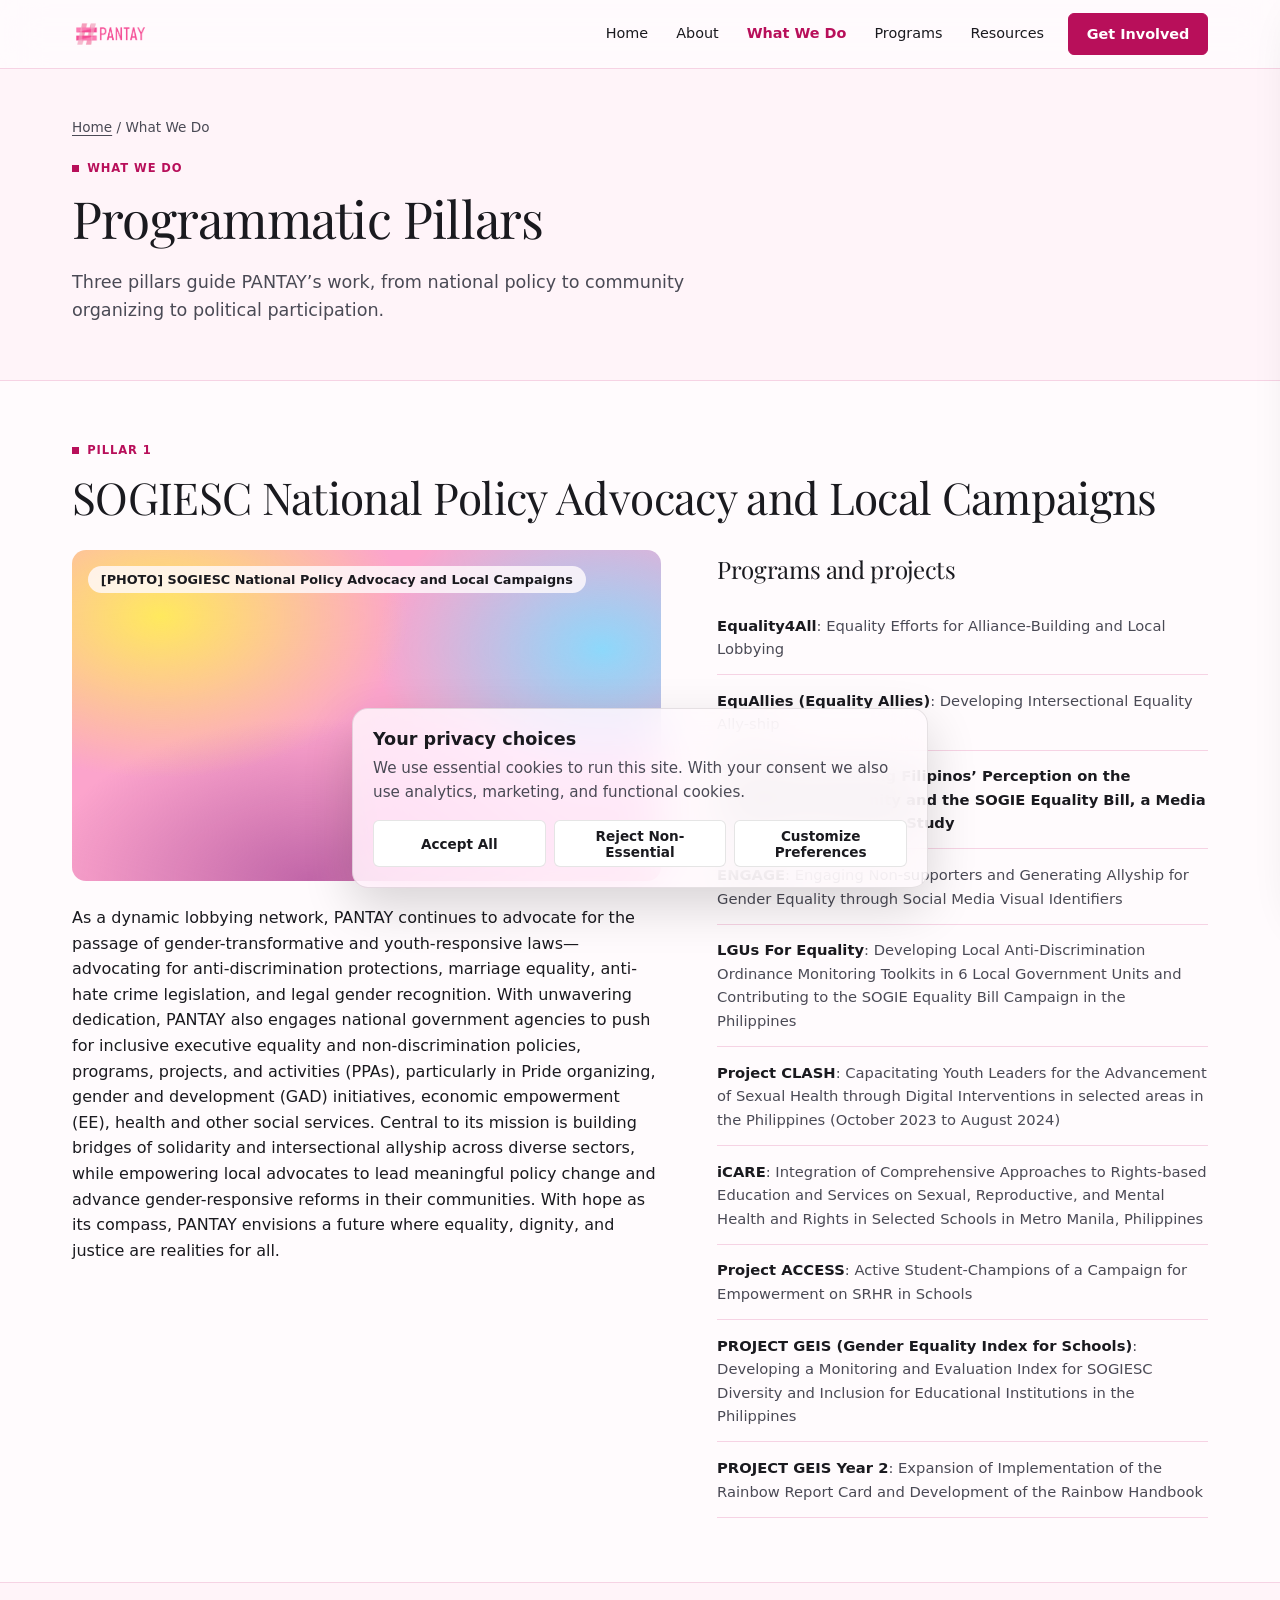
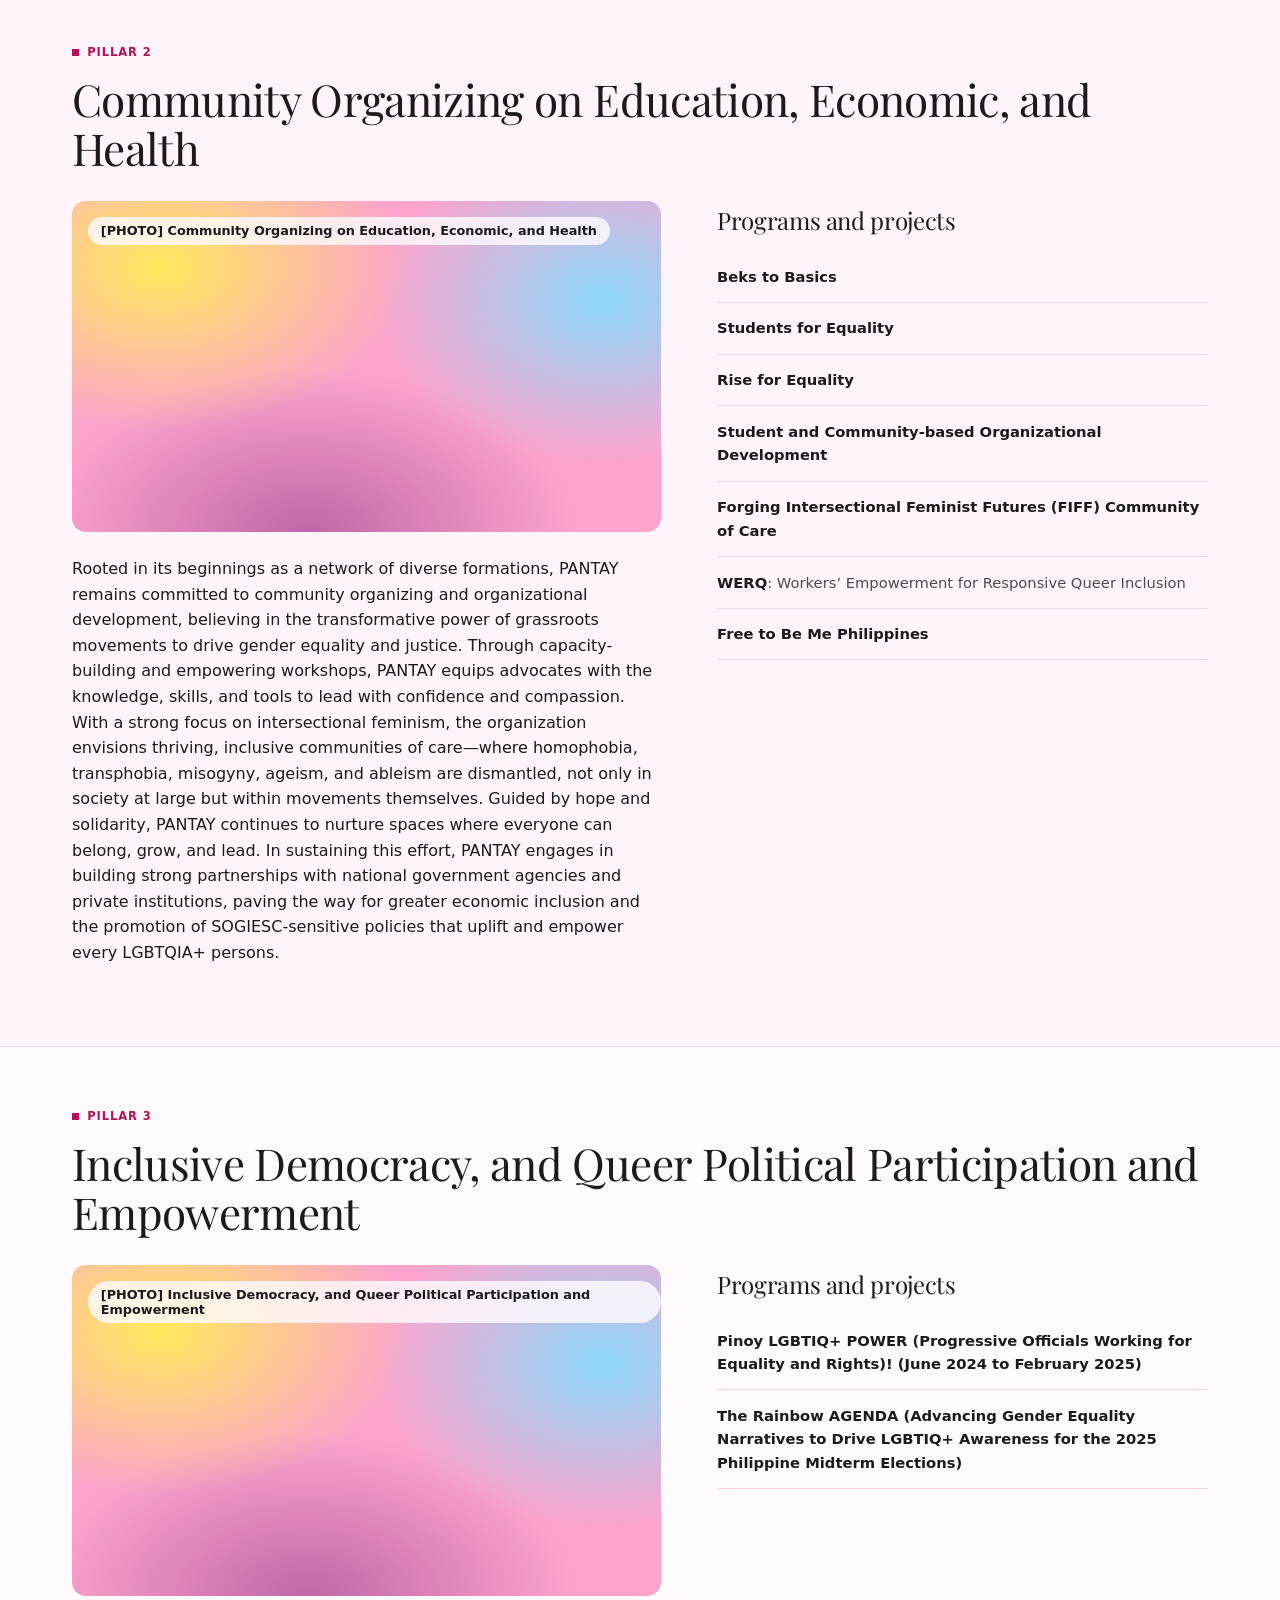
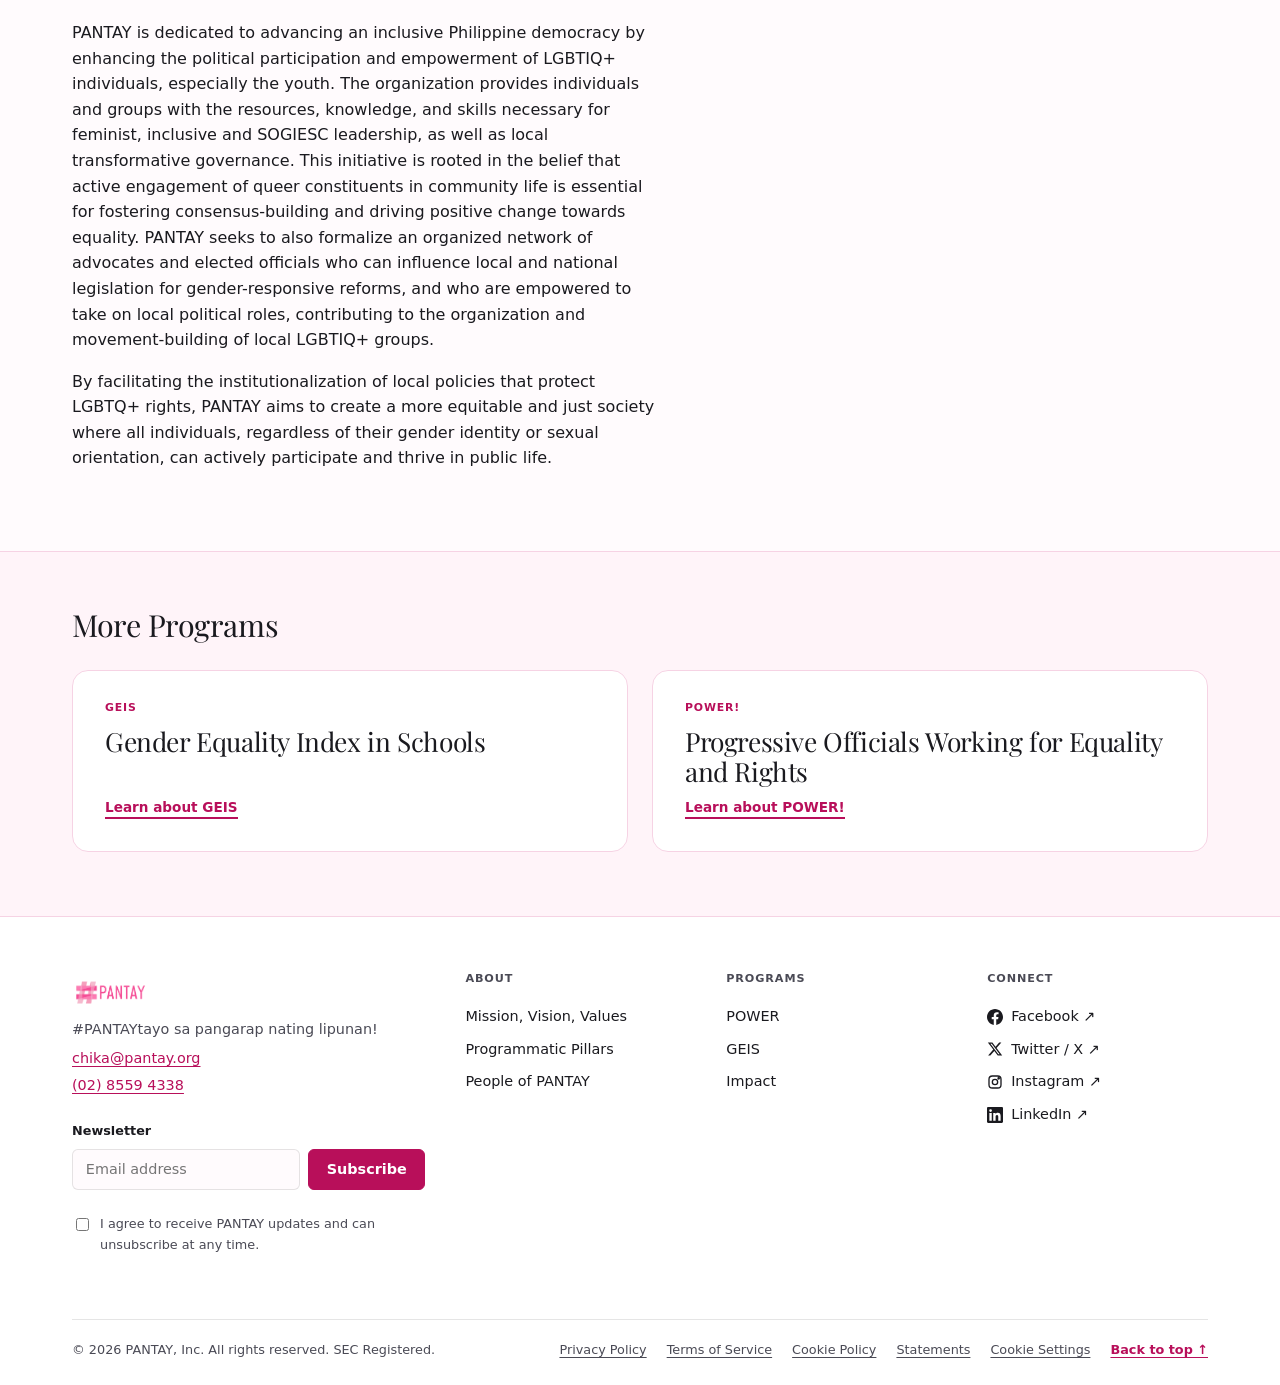
<file: what-we-do.html>
<!DOCTYPE html>
<html lang="en">
<head>
<meta charset="utf-8">
<meta name="viewport" content="width=device-width, initial-scale=1, viewport-fit=cover">
<title>What We Do | PANTAY</title>
<meta name="description" content="PANTAY’s three programmatic pillars: policy advocacy, community organizing, and inclusive democracy.">
<link rel="icon" type="image/png" href="logo.png">
<link rel="apple-touch-icon" href="logo.png">
<link rel="preconnect" href="https://fonts.googleapis.com">
<link rel="preconnect" href="https://fonts.gstatic.com" crossorigin>
<link href="https://fonts.googleapis.com/css2?family=Playfair+Display:ital,wght@0,400;0,700;1,700&display=swap" rel="stylesheet">
<link rel="stylesheet" href="styles.css">
<link rel="stylesheet" href="pages.css">
<script src="script.js" defer></script>
<script src="pages.js" defer></script>
</head>
<body>
<a class="skip" href="#main">Skip to main content</a>

<header class="site-header" id="hdr">
  <div class="wrap bar">
    <a href="/" class="brand-logo-link"><img src="assets/logo-pantay.png" alt="PANTAY Logo" class="brand-logo" /></a>
    <nav class="nav" aria-label="Primary"><a href="/">Home</a><a href="about.html">About</a><a href="what-we-do.html" aria-current="page">What We Do</a><a href="programs.html">Programs</a><a href="resources.html">Resources</a></nav>
    <a class="btn primary sm" href="get-involved.html">Get Involved</a>
    <button class="burger" id="burger" aria-label="Open menu" aria-expanded="false" aria-controls="drawer"><svg width="22" height="22" viewBox="0 0 22 22" fill="none" stroke="currentColor" stroke-width="2.2" stroke-linecap="round" aria-hidden="true"><path d="M3 6h16M3 11h16M3 16h16"/></svg></button>
  </div>
</header>

<div class="scrim" id="scrim"></div>
<aside class="drawer" id="drawer" role="dialog" aria-modal="true" aria-label="Site menu" inert>
  <div class="drawer-top"><span class="tagline">dahil pantay tayo</span>
    <button class="burger" id="close" aria-label="Close menu"><svg width="20" height="20" viewBox="0 0 20 20" fill="none" stroke="currentColor" stroke-width="2.2" stroke-linecap="round" aria-hidden="true"><path d="M4 4l12 12M16 4L4 16"/></svg></button></div>
  <nav aria-label="Mobile"><a href="/">Home</a><a href="about.html">About</a><a href="what-we-do.html" aria-current="page">What We Do</a><a href="programs.html">Programs</a><a href="resources.html">Resources</a></nav>
  <a class="btn primary" href="get-involved.html">Get Involved</a>
</aside>

<main id="main">
<section class="art-hero"><div class="wrap">
  <p class="crumbs"><a href="/">Home</a> / What We Do</p>
  <p class="eyebrow">What We Do</p>
  <h1>Programmatic Pillars</h1>
  <p class="lede">Three pillars guide PANTAY’s work, from national policy to community organizing to political participation.</p>
</div></section><section class="sec " id="policy"><div class="wrap"><p class="eyebrow">Pillar 1</p><h2>SOGIESC National Policy Advocacy and Local Campaigns</h2><div class="pil"><div><div class="art-photo" role="img" aria-label="Placeholder for article photo"><span>[PHOTO] SOGIESC National Policy Advocacy and Local Campaigns</span></div><p>As a dynamic lobbying network, PANTAY continues to advocate for the passage of gender-transformative and youth-responsive laws—advocating for anti-discrimination protections, marriage equality, anti-hate crime legislation, and legal gender recognition. With unwavering dedication, PANTAY also engages national government agencies to push for inclusive executive equality and non-discrimination policies, programs, projects, and activities (PPAs), particularly in Pride organizing, gender and development (GAD) initiatives, economic empowerment (EE), health and other social services. Central to its mission is building bridges of solidarity and intersectional allyship across diverse sectors, while empowering local advocates to lead meaningful policy change and advance gender-responsive reforms in their communities. With hope as its compass, PANTAY envisions a future where equality, dignity, and justice are realities for all.</p></div><div><h3>Programs and projects</h3><ul class="plist"><li><b>Equality4All</b>: Equality Efforts for Alliance-Building and Local Lobbying</li><li><b>EquAllies (Equality Allies)</b>: Developing Intersectional Equality Ally-ship</li><li><b>Understanding Young Filipinos’ Perception on the LGBTQIA+ Community and the SOGIE Equality Bill, a Media Scan and Focus Group Study</b></li><li><b>ENGAGE</b>: Engaging Non-supporters and Generating Allyship for Gender Equality through Social Media Visual Identifiers</li><li><b>LGUs For Equality</b>: Developing Local Anti-Discrimination Ordinance Monitoring Toolkits in 6 Local Government Units and Contributing to the SOGIE Equality Bill Campaign in the Philippines</li><li><b>Project CLASH</b>: Capacitating Youth Leaders for the Advancement of Sexual Health through Digital Interventions in selected areas in the Philippines (October 2023 to August 2024)</li><li><b>iCARE</b>: Integration of Comprehensive Approaches to Rights-based Education and Services on Sexual, Reproductive, and Mental Health and Rights in Selected Schools in Metro Manila, Philippines</li><li><b>Project ACCESS</b>: Active Student-Champions of a Campaign for Empowerment on SRHR in Schools</li><li><b>PROJECT GEIS (Gender Equality Index for Schools)</b>: Developing a Monitoring and Evaluation Index for SOGIESC Diversity and Inclusion for Educational Institutions in the Philippines</li><li><b>PROJECT GEIS Year 2</b>: Expansion of Implementation of the Rainbow Report Card and Development of the Rainbow Handbook</li></ul></div></div></div></section><section class="sec tint" id="community"><div class="wrap"><p class="eyebrow">Pillar 2</p><h2>Community Organizing on Education, Economic, and Health</h2><div class="pil"><div><div class="art-photo" role="img" aria-label="Placeholder for article photo"><span>[PHOTO] Community Organizing on Education, Economic, and Health</span></div><p>Rooted in its beginnings as a network of diverse formations, PANTAY remains committed to community organizing and organizational development, believing in the transformative power of grassroots movements to drive gender equality and justice. Through capacity-building and empowering workshops, PANTAY equips advocates with the knowledge, skills, and tools to lead with confidence and compassion. With a strong focus on intersectional feminism, the organization envisions thriving, inclusive communities of care—where homophobia, transphobia, misogyny, ageism, and ableism are dismantled, not only in society at large but within movements themselves. Guided by hope and solidarity, PANTAY continues to nurture spaces where everyone can belong, grow, and lead. In sustaining this effort, PANTAY engages in building strong partnerships with national government agencies and private institutions, paving the way for greater economic inclusion and the promotion of SOGIESC-sensitive policies that uplift and empower every LGBTQIA+ persons.</p></div><div><h3>Programs and projects</h3><ul class="plist"><li><b>Beks to Basics</b></li><li><b>Students for Equality</b></li><li><b>Rise for Equality</b></li><li><b>Student and Community-based Organizational Development</b></li><li><b>Forging Intersectional Feminist Futures (FIFF) Community of Care</b></li><li><b>WERQ</b>: Workers’ Empowerment for Responsive Queer Inclusion</li><li><b>Free to Be Me Philippines</b></li></ul></div></div></div></section><section class="sec " id="democracy"><div class="wrap"><p class="eyebrow">Pillar 3</p><h2>Inclusive Democracy, and Queer Political Participation and Empowerment</h2><div class="pil"><div><div class="art-photo" role="img" aria-label="Placeholder for article photo"><span>[PHOTO] Inclusive Democracy, and Queer Political Participation and Empowerment</span></div><p>PANTAY is dedicated to advancing an inclusive Philippine democracy by enhancing the political participation and empowerment of LGBTIQ+ individuals, especially the youth. The organization provides individuals and groups with the resources, knowledge, and skills necessary for feminist, inclusive and SOGIESC leadership, as well as local transformative governance. This initiative is rooted in the belief that active engagement of queer constituents in community life is essential for fostering consensus-building and driving positive change towards equality. PANTAY seeks to also formalize an organized network of advocates and elected officials who can influence local and national legislation for gender-responsive reforms, and who are empowered to take on local political roles, contributing to the organization and movement-building of local LGBTIQ+ groups.</p><p>By facilitating the institutionalization of local policies that protect LGBTQ+ rights, PANTAY aims to create a more equitable and just society where all individuals, regardless of their gender identity or sexual orientation, can actively participate and thrive in public life.</p></div><div><h3>Programs and projects</h3><ul class="plist"><li><b>Pinoy LGBTIQ+ POWER (Progressive Officials Working for Equality and Rights)! (June 2024 to February 2025)</b></li><li><b>The Rainbow AGENDA (Advancing Gender Equality Narratives to Drive LGBTIQ+ Awareness for the 2025 Philippine Midterm Elections)</b></li></ul></div></div></div></section><section class="next"><div class="wrap"><h2>More Programs</h2><div class="cards two"><a class="card lift" href="geis.html"><span class="cat">GEIS</span><h3>Gender Equality Index in Schools</h3><span class="more">Learn about GEIS</span></a><a class="card lift" href="power.html"><span class="cat">POWER!</span><h3>Progressive Officials Working for Equality and Rights</h3><span class="more">Learn about POWER!</span></a></div></div></section>
</main>

<footer>
  <div class="wrap">
    <div class="fgrid">
      <div class="fbrand">
        <a href="/" class="brand-logo-link"><img src="assets/logo-pantay.png" alt="PANTAY Logo" class="brand-logo" /></a>
        <p>#PANTAYtayo sa pangarap nating lipunan!</p>
        <a class="c" href="mailto:chika@pantay.org">chika@pantay.org</a>
        <a class="c" href="tel:+63285594338">(02) 8559 4338</a>
        <form id="news" novalidate>
          <label class="l" for="em">Newsletter</label>
          <div class="nrow"><input id="em" type="email" placeholder="Email address" autocomplete="email" aria-describedby="emerr"><button class="btn primary sm" type="submit">Subscribe</button></div>
          <div class="err" id="emerr"></div>
          <input class="hp" type="text" name="website" tabindex="-1" autocomplete="off" aria-hidden="true">
          <label class="check"><input id="cons" type="checkbox"> I agree to receive PANTAY updates and can unsubscribe at any time.</label>
          <div class="err" id="conserr"></div>
          <p id="newsmsg" role="status" aria-live="polite"></p>
        </form>
      </div>
      <nav class="fcol" aria-label="About"><h3>About</h3><a href="about.html#mission-vision-values">Mission, Vision, Values</a><a href="what-we-do.html">Programmatic Pillars</a><a href="about.html#people">People of PANTAY</a></nav>
      <nav class="fcol" aria-label="Programs"><h3>Programs</h3><a href="power.html">POWER</a><a href="geis.html">GEIS</a><a href="impact.html">Impact</a></nav>
      <nav class="fcol" aria-label="Connect"><h3>Connect</h3><a href="https://www.facebook.com/PANTAYPilipinas" rel="noopener"><svg viewBox="0 0 24 24" fill="currentColor" aria-hidden="true"><path d="M24 12.073c0-6.627-5.373-12-12-12s-12 5.373-12 12c0 5.99 4.388 10.954 10.125 11.854v-8.385H7.078v-3.47h3.047V9.43c0-3.007 1.792-4.669 4.533-4.669 1.312 0 2.686.235 2.686.235v2.953H15.83c-1.491 0-1.956.925-1.956 1.874v2.25h3.328l-.532 3.47h-2.796v8.385C19.612 23.027 24 18.062 24 12.073z"/></svg><span>Facebook ↗</span></a><a href="https://x.com/PANTAYtayo" rel="noopener"><svg viewBox="0 0 24 24" fill="currentColor" aria-hidden="true"><path d="M18.244 2.25h3.308l-7.227 8.26 8.502 11.24H16.17l-5.214-6.817L4.99 21.75H1.68l7.73-8.835L1.254 2.25H8.08l4.713 6.231zm-1.161 17.52h1.833L7.084 4.126H5.117z"/></svg><span>Twitter / X ↗</span></a><a href="https://www.instagram.com/pantaytayo/" rel="noopener"><svg viewBox="0 0 24 24" fill="none" stroke="currentColor" stroke-width="2" stroke-linecap="round" aria-hidden="true"><rect x="3" y="3" width="18" height="18" rx="5"/><circle cx="12" cy="12" r="4"/><circle cx="17.5" cy="6.5" r="1" fill="currentColor"/></svg><span>Instagram ↗</span></a><a href="https://www.linkedin.com/company/pantay-inc" rel="noopener"><svg viewBox="0 0 24 24" fill="currentColor" aria-hidden="true"><path d="M20.447 20.452h-3.554v-5.569c0-1.328-.027-3.037-1.852-3.037-1.853 0-2.136 1.445-2.136 2.939v5.667H9.351V9h3.414v1.561h.046c.477-.9 1.637-1.85 3.37-1.85 3.601 0 4.267 2.37 4.267 5.455v6.286zM5.337 7.433a2.062 2.062 0 01-2.063-2.065 2.064 2.064 0 112.063 2.065zm1.782 13.019H3.555V9h3.564v11.452zM22.225 0H1.771C.792 0 0 .774 0 1.729v20.542C0 23.227.792 24 1.771 24h20.451C23.2 24 24 23.227 24 22.271V1.729C24 .774 23.2 0 22.222 0h.003z"/></svg><span>LinkedIn ↗</span></a></nav>
    </div>
    <div class="fbottom">
      <p>© 2026 PANTAY, Inc. All rights reserved. SEC Registered.</p>
      <div class="legal"><a href="privacy-policy.html">Privacy Policy</a><a href="terms-of-service.html">Terms of Service</a><a href="cookie-policy.html">Cookie Policy</a><a href="statements.html">Statements</a><button type="button" id="cookieReopen">Cookie Settings</button><a href="#main">Back to top ↑</a></div>
    </div>
  </div>
</footer>

<section class="cookie" id="cookie" role="region" aria-labelledby="ckh">
  <div id="ckMain">
    <h2 id="ckh">Your privacy choices</h2>
    <p>We use essential cookies to run this site. With your consent we also use analytics, marketing, and functional cookies.</p>
    <div class="row">
      <button class="btn" id="ckAll">Accept All</button>
      <button class="btn" id="ckRej">Reject Non-Essential</button>
      <button class="btn" id="ckCus">Customize Preferences</button>
    </div>
  </div>
  <div id="ckPrefs" hidden>
    <h2>Customize preferences</h2>
    <div class="opt"><label for="o0">Strictly necessary (always on)</label><input id="o0" type="checkbox" checked disabled></div>
    <div class="opt"><label for="o1">Analytics</label><input id="o1" type="checkbox" data-k="analytics"></div>
    <div class="opt"><label for="o2">Marketing</label><input id="o2" type="checkbox" data-k="marketing"></div>
    <div class="opt"><label for="o3">Functional</label><input id="o3" type="checkbox" data-k="functional"></div>
    <div class="row" style="margin-top:1rem"><button class="btn" id="ckBack">Back</button><button class="btn pink" id="ckSave">Save Preferences</button></div>
  </div>
</section>
</body>
</html>
</file>
<file: styles.css>
/* ===== TOKENS: Figma layout + Brand Board palette ===== */
/* Swap in licensed fonts once available:
@font-face{font-family:"Nourd";src:url(assets/fonts/Nourd-Heavy.woff2) format("woff2");font-weight:900} */
:root{
  --pink:#F54E96;--pink-soft:#FCA4CC;--orange:#FFB552;--yellow:#FFE95E;--green:#19B04B;--sky:#8DD8FB;--orchid:#C166A8;
  --magenta:#B80F5A;                 /* AA-safe brand pink: buttons, links, numbers (white text passes) */
  --ink:#1A1A1F;--ink-2:#4A4A55;--surface:#FFFBFD;--tint:#FFF4F9;--card:#fff;--line:rgba(0,0,0,.1);--pink-line:#F6D3E4;
  --sans:"Nourd",system-ui,-apple-system,"Segoe UI",sans-serif;
  --serif:"Playfair Display",Georgia,serif;
  --glass:rgba(255,251,253,.82);--shadow-lg:0 18px 50px rgba(0,0,0,.16);--press:100ms;   /* springs mirrored in script.js */
  box-sizing:border-box;padding-top:env(safe-area-inset-top,0px);padding-bottom:env(safe-area-inset-bottom,0px)}
@media (prefers-reduced-transparency:reduce){:root{--glass:var(--surface)}}
@media (prefers-contrast:more){:root{--ink-2:var(--ink);--pink-line:var(--ink)}}
*,*::before,*::after{box-sizing:inherit}
html{scroll-padding-top:calc(5rem + env(safe-area-inset-top,0px))}
body{margin:0;background:var(--surface);color:var(--ink);font:400 1rem/1.6 var(--sans);-webkit-font-smoothing:antialiased;overflow-x:hidden}
a{color:inherit}
:focus-visible{outline:3px solid var(--ink);outline-offset:3px;border-radius:6px}
.on-dark :focus-visible{outline-color:var(--yellow)}
.sr{position:absolute;width:1px;height:1px;overflow:hidden;clip:rect(0 0 0 0);white-space:nowrap}
.skip{position:absolute;left:1rem;top:-4rem;background:var(--ink);color:var(--surface);padding:.7rem 1rem;border-radius:8px;z-index:100}.skip:focus{top:1rem}
.wrap{max-width:74rem;margin:0 auto;padding:0 1.5rem}
h1,h2,h3{font-family:var(--serif);font-weight:400;letter-spacing:-.015em;margin:0}
h1{font-size:clamp(2.1rem,4.8vw,3.2rem);line-height:1.12}
h2{font-size:clamp(1.9rem,3.8vw,2.75rem);line-height:1.12}
.eyebrow{display:flex;align-items:center;gap:.5rem;font:800 .72rem/1 var(--sans);letter-spacing:.08em;text-transform:uppercase;color:var(--magenta);margin:0 0 1rem}
.eyebrow::before{content:"";width:.45rem;height:.45rem;background:currentColor}
.tagline{font:italic 700 1.25rem/1.3 var(--serif);color:var(--magenta)}

/* ===== BUTTONS ===== */
.btn{display:inline-flex;align-items:center;justify-content:center;min-height:3rem;padding:.6rem 1.4rem;border-radius:6px;font:700 .95rem var(--sans);text-decoration:none;color:var(--ink);background:var(--card);border:1px solid var(--line);cursor:pointer;touch-action:manipulation;transition:transform var(--press) ease-out,background-color .15s}
.btn:active{transform:scale(.97)}
.btn.primary{background:var(--magenta);border-color:var(--magenta);color:#fff}
.btn.primary:hover{background:#9c0b4b;border-color:#9c0b4b}
.btn.ghost{background:transparent;color:#fff;border-color:rgba(255,255,255,.7)}
.btn.ghost:hover{background:rgba(255,255,255,.14)}
.btn.sm{min-height:2.6rem;padding:.4rem 1.1rem;font-size:.9rem}

/* ===== HEADER ===== */
.site-header{position:sticky;top:0;z-index:40;background:var(--glass);-webkit-backdrop-filter:blur(20px) saturate(180%);backdrop-filter:blur(20px) saturate(180%);border-bottom:1px solid var(--pink-line);padding-top:env(safe-area-inset-top,0px);margin-top:calc(-1 * env(safe-area-inset-top,0px))}
.bar{display:flex;align-items:center;gap:1.5rem;min-height:4.25rem}
.brand-logo-link{display:block;margin-right:auto;border-radius:6px}
.brand-logo{display:block;height:2.4rem;width:auto}
.nav{display:none;gap:1.75rem}
.nav a{font:500 .9rem var(--sans);text-decoration:none;padding:.4rem 0;border-bottom:2px solid transparent}
.nav a:hover{border-bottom-color:var(--pink-soft)}
.nav a[aria-current]{color:var(--magenta);font-weight:700}
.burger{width:2.75rem;height:2.75rem;border-radius:8px;border:1px solid var(--line);background:var(--card);color:var(--ink);display:grid;place-items:center;cursor:pointer;transition:transform var(--press) ease-out}
.burger:active{transform:scale(.94)}
@media (min-width:64rem){.nav{display:flex}.bar>.burger{display:none}}

/* ===== DRAWER ===== */
.scrim{position:fixed;inset:0;background:rgba(26,26,31,.45);opacity:0;pointer-events:none;z-index:60}.scrim.on{pointer-events:auto}
.drawer{position:fixed;top:0;right:0;bottom:0;width:min(22rem,88vw);z-index:70;background:var(--surface);border-radius:20px 0 0 20px;box-shadow:var(--shadow-lg);padding:calc(1rem + env(safe-area-inset-top,0px)) 1.5rem calc(1.5rem + env(safe-area-inset-bottom,0px));overflow-y:auto;transform:translateX(110%);touch-action:pan-y;will-change:transform}
.drawer-top{display:flex;justify-content:space-between;align-items:center;margin-bottom:1rem}
.drawer nav a{display:block;padding:1rem .25rem;font:400 1.6rem/1.1 var(--serif);text-decoration:none;border-bottom:1px solid var(--pink-line)}
.drawer nav a:active{background:var(--tint)}
.drawer .btn{margin-top:1.5rem;width:100%}

/* ===== COOKIE SHEET ===== */
.cookie{position:fixed;left:0;right:0;bottom:0;z-index:50;width:min(36rem,calc(100% - 1.5rem));margin:0 auto calc(.75rem + env(safe-area-inset-bottom,0px));background:var(--glass);-webkit-backdrop-filter:blur(24px) saturate(180%);backdrop-filter:blur(24px) saturate(180%);border:1px solid var(--line);border-radius:16px;box-shadow:var(--shadow-lg);padding:1.25rem;transform:translateY(120%);opacity:0;visibility:hidden;transform-origin:50% 100%}
.cookie h2{font:700 1.1rem var(--sans);letter-spacing:0}
.cookie p{margin:.4rem 0 1rem;font-size:.95rem;color:var(--ink-2)}
.cookie .row{display:grid;gap:.5rem}
@media (min-width:34rem){.cookie .row{grid-template-columns:repeat(3,1fr)}}
.cookie .btn{width:100%;min-height:2.75rem;padding:.4rem .6rem;font-size:.85rem}
.opt{display:flex;justify-content:space-between;align-items:center;padding:.7rem 0;border-bottom:1px solid var(--line)}
.opt input{width:1.3rem;height:1.3rem;accent-color:var(--magenta)}
.cookie [hidden]{display:none}

/* ===== HERO (photo background slot with dark overlay) ===== */
/* SWAP: put photos at assets/hero/hero-1.jpg, hero-2.jpg, hero-3.jpg (gradients show until then) */
.hero-bg{position:relative;isolation:isolate;overflow:hidden;color:#fff;padding:4rem 0 5.5rem;background:var(--ink);touch-action:pan-y}
.hero-slides{position:absolute;inset:0;z-index:-2}
.slide{position:absolute;inset:0;opacity:0;transition:opacity .9s ease;background:var(--img,none) center/cover no-repeat,var(--fb)}
.slide.on{opacity:1}
.s1{--fb:radial-gradient(45% 70% at 90% 10%,var(--pink),transparent 70%),radial-gradient(40% 60% at 10% 100%,var(--orchid),transparent 70%),var(--ink)}
.s2{--fb:radial-gradient(45% 70% at 10% 10%,var(--sky),transparent 70%),radial-gradient(40% 60% at 90% 100%,var(--pink),transparent 70%),var(--ink)}
.s3{--fb:radial-gradient(45% 70% at 80% 0%,var(--yellow),transparent 70%),radial-gradient(40% 60% at 5% 90%,var(--green),transparent 70%),var(--ink)}
.hero-bg::before{content:"";position:absolute;inset:0;z-index:-1;background:linear-gradient(90deg,rgba(26,26,31,.82),rgba(26,26,31,.5))}
.hero-ctl{position:absolute;right:1.25rem;bottom:1rem;display:flex;align-items:center;gap:.15rem}
.hero-ctl .arrow{width:2.75rem;height:2.75rem;margin:0 .35rem;border-radius:50%;border:1px solid rgba(255,255,255,.75);background:rgba(26,26,31,.45);-webkit-backdrop-filter:blur(12px);backdrop-filter:blur(12px);color:#fff;display:grid;place-items:center;cursor:pointer;transition:transform var(--press) ease-out,background-color .15s}
.hero-ctl .arrow:hover{background:rgba(255,255,255,.2)}
.hero-ctl .arrow:active{transform:scale(.92)}
.hero-ctl .dot{width:1.75rem;height:1.75rem;padding:0;border:0;background:none;cursor:pointer;display:grid;place-items:center}
.hero-ctl .dot::before{content:"";width:.65rem;height:.65rem;border-radius:50%;background:rgba(255,255,255,.55);transition:transform var(--press) ease-out,background-color .2s}
.hero-ctl .dot[aria-current=true]::before{background:var(--pink);transform:scale(1.35)}
.hero-tag{display:inline-block;background:var(--magenta);color:#fff;padding:.45rem .8rem;border-radius:4px;font:800 .7rem/1 var(--sans);letter-spacing:.06em;text-transform:uppercase;margin:0 0 1.5rem}
/* Hero headline: two lines on desktop and tablet (line 1 white, line 2 pink).
   If line 2 still wraps on your screen, lower the 3.1vw or the 2.5rem cap. */
.hero-bg h1{max-width:none;font-size:clamp(1.7rem,3.1vw,2.5rem);line-height:1.15;letter-spacing:-.02em}
.hero-bg h1 .l1,.hero-bg h1 .l2{display:block}
.hero-bg h1 .l2{color:var(--pink-soft)}
.hero-bg .lede{max-width:36rem;margin:1.5rem 0 2rem;font-size:1.05rem;color:#fff}
.cta{display:flex;flex-wrap:wrap;gap:.75rem}

/* ===== PROGRAM CARDS (each links to its article page) ===== */
.what{background:var(--tint);padding:5rem 0 5.5rem}
.what h2{margin-bottom:2.5rem}
.cards{display:grid;gap:1.5rem;grid-template-columns:repeat(3,1fr)}
.card{display:flex;flex-direction:column;gap:.75rem;padding:2rem;background:var(--card);border:1px solid var(--pink-line);border-radius:16px;text-decoration:none;color:var(--ink);touch-action:manipulation;will-change:transform}
.card .no{display:grid;place-items:center;width:2.5rem;height:2.5rem;margin-bottom:.75rem;border-radius:50%;background:var(--magenta);color:#fff;font:400 1rem var(--serif)}
.card .cat{font:800 .68rem/1 var(--sans);letter-spacing:.08em;text-transform:uppercase;color:var(--magenta)}
.card h3{font-size:1.65rem;line-height:1.15}
.card p{margin:0;color:var(--ink-2);font-size:.95rem}
.card .more{align-self:flex-start;margin-top:auto;padding-bottom:.15rem;border-bottom:2px solid var(--magenta);color:var(--magenta);font:700 .85rem var(--sans)}
@media (max-width:56rem){.cards{grid-template-columns:1fr}}

/* ===== IMPACT (pink gradient band, count-up cards) ===== */
.impact{color:#fff;padding:5rem 0 5.5rem;background:linear-gradient(90deg,#B80F5A 0%,var(--pink) 65%,var(--pink-soft) 100%)}
.impact h2{margin-bottom:2.5rem}
.stats{display:flex;gap:1rem;overflow-x:auto;scroll-snap-type:x mandatory;overscroll-behavior-x:contain;padding:.5rem 1.5rem 1.5rem;margin:0 -1.5rem;scroll-padding:0 1.5rem}
.stat{flex:0 0 78%;scroll-snap-align:start;padding:1.5rem 1.4rem;background:rgba(255,255,255,.97);color:var(--ink);border-radius:16px;box-shadow:0 10px 30px rgba(0,0,0,.12);will-change:transform}
.num{font:400 clamp(2.2rem,4vw,2.9rem)/1 var(--serif);letter-spacing:-.02em;margin:0 0 .7rem;color:var(--magenta);font-variant-numeric:tabular-nums}
.lbl{margin:0;font-size:.88rem;line-height:1.5;color:var(--ink-2)}
@media (min-width:45rem){.stats{display:grid;grid-template-columns:repeat(2,1fr);overflow:visible;padding:0;margin:0}.stat{flex:none}}
@media (min-width:64rem){.stats{grid-template-columns:repeat(5,1fr)}}

/* ===== CLOSING CTA (dark) ===== */
.cta-band{background:var(--ink);color:#fff;padding:6rem 0}
.cta-grid{display:grid;gap:2.5rem;align-items:center}
@media (min-width:56rem){.cta-grid{grid-template-columns:1.2fr 1fr;gap:4rem}}
.cta-band .eyebrow{color:var(--pink)}
.cta-band h2{font-size:clamp(2.2rem,5vw,3.6rem);line-height:1.1}
.cta-band p{margin:0 0 1.25rem;color:#E9E4EA}
.cta-band .mail{display:block;margin-top:1.25rem;color:var(--pink-soft)}

/* ===== FOOTER ===== */
footer{background:var(--card);border-top:1px solid var(--pink-line);padding:3.5rem 0 1.5rem}
.fgrid{display:grid;gap:2.5rem}
@media (min-width:56rem){.fgrid{grid-template-columns:1.6fr 1fr 1fr 1fr}}
footer p{margin:.4rem 0;font-size:.9rem;color:var(--ink-2)}
footer a{text-underline-offset:3px}
.fbrand a.c{color:var(--magenta);font-size:.9rem;display:block;margin:.2rem 0}
.fcol h3{font:800 .7rem/1 var(--sans);letter-spacing:.08em;text-transform:uppercase;color:var(--ink-2);margin:0 0 1rem}
.fcol a{display:flex;align-items:center;gap:.5rem;padding:.3rem 0;font-size:.9rem;text-decoration:none}
.fcol a:hover{color:var(--magenta)}
.fcol svg{width:1rem;height:1rem;flex:none}
#news{margin-top:1.25rem}
#news label.l{font:700 .8rem var(--sans)}
.nrow{display:flex;gap:.5rem;margin-top:.4rem}
#news input[type=email]{flex:1;min-width:0;min-height:2.6rem;padding:.4rem .8rem;border:1px solid var(--line);border-radius:6px;font:400 .9rem var(--sans);background:var(--surface);color:var(--ink)}
#news input[aria-invalid=true]{border-color:#8A0A42;box-shadow:0 0 0 1px #8A0A42}
.err{color:#8A0A42;font-weight:700;font-size:.82rem;min-height:1.1rem}
.check{display:flex;gap:.5rem;align-items:flex-start;font-size:.8rem;color:var(--ink-2);margin-top:.4rem}
.check input{width:1.1rem;height:1.1rem;margin-top:.1rem;accent-color:var(--magenta)}
.hp{position:absolute;left:-9999px}
#newsmsg{font-weight:700;font-size:.85rem}
.fbottom{display:flex;flex-wrap:wrap;gap:.75rem 2rem;justify-content:space-between;margin-top:2.5rem;padding-top:1.25rem;border-top:1px solid var(--line);font-size:.8rem;color:var(--ink-2)}
.fbottom p{margin:0;font-size:.8rem}
.legal{display:flex;flex-wrap:wrap;gap:.4rem 1.25rem}
.legal button{background:none;border:0;padding:0;font:inherit;text-decoration:underline;text-underline-offset:3px;color:inherit;cursor:pointer}
.legal a:last-child{color:var(--magenta);font-weight:700}


/* ===== ARTICLE PAGES ===== */
.art-hero{background:var(--tint);border-bottom:1px solid var(--pink-line);padding:3rem 0 3.5rem}
.crumbs{margin:0 0 1.5rem;font-size:.85rem;color:var(--ink-2)}.crumbs a{text-underline-offset:3px}
.art-hero h1{max-width:46rem}
.art-hero .lede{max-width:40rem;margin:1.25rem 0 0;font-size:1.1rem;color:var(--ink-2)}
.art{display:grid;gap:3rem;padding:3rem 0 4.5rem}
@media (min-width:56rem){.art{grid-template-columns:1.7fr 1fr}}
.art-photo{position:relative;aspect-ratio:16/9;border-radius:20px;margin-bottom:1.5rem;background:radial-gradient(60% 70% at 15% 20%,var(--yellow),transparent 70%),radial-gradient(55% 70% at 90% 30%,var(--sky),transparent 70%),radial-gradient(65% 70% at 40% 100%,var(--orchid),transparent 70%),var(--pink-soft)}
.art-photo span{position:absolute;left:1rem;top:1rem;background:var(--glass);padding:.4rem .8rem;border-radius:999px;font:700 .8rem var(--sans)}
.art h2{font-size:1.9rem;margin:2.25rem 0 .75rem}
.art p{max-width:42rem;margin:0 0 1rem}
.note{color:var(--ink-2);font-style:italic}
.aside .fact{background:var(--tint);border:1px solid var(--pink-line);border-radius:16px;padding:1.4rem;margin-bottom:1rem}
.fact b{display:block;font:400 2.4rem/1 var(--serif);color:var(--magenta);margin-bottom:.4rem}
.fact span{font-size:.9rem;color:var(--ink-2)}
.aside h3{font:800 .7rem/1 var(--sans);letter-spacing:.08em;text-transform:uppercase;margin:1.75rem 0 .75rem}
.aside a.dl{display:block;padding:.7rem 0;border-bottom:1px solid var(--pink-line);font-weight:700;font-size:.9rem;text-decoration:none}
.aside a.dl:hover{text-decoration:underline;text-decoration-color:var(--magenta);text-decoration-thickness:2px}
.next{background:var(--tint);border-top:1px solid var(--pink-line);padding:3.5rem 0 4rem}
.next h2{margin-bottom:1.75rem;font-size:1.9rem}
.cards.two{grid-template-columns:repeat(2,1fr)}
@media (max-width:56rem){.cards.two{grid-template-columns:1fr}}
@media (prefers-reduced-motion:reduce){.btn,.burger,.slide,.hero-ctl .dot::before{transition:none}}


/* ===== ASK PANTAY ASSISTANT (floating launcher + chat panel) ===== */
.ap-launcher [hidden],.ap-panel [hidden]{display:none!important}
.ap-launcher{position:fixed;right:1.25rem;bottom:calc(1.25rem + env(safe-area-inset-bottom,0px));z-index:45;display:flex;flex-direction:row-reverse;align-items:center;gap:.75rem}
.ap-btn{width:3.75rem;height:3.75rem;padding:0;border-radius:50%;border:2px solid var(--pink-soft);background:#fff;color:var(--magenta);box-shadow:0 8px 24px rgba(184,15,90,.3);display:grid;place-items:center;overflow:hidden;cursor:pointer;touch-action:manipulation}
.ap-logo{width:78%;height:78%;object-fit:contain;display:block}
/* tooltip: shows when the cursor is on the button, or on keyboard focus */
.ap-tip{background:var(--ink);color:#fff;font:700 .85rem/1 var(--sans);padding:.75rem 1rem;border-radius:12px;white-space:nowrap;opacity:0;transform:translateX(8px);pointer-events:none;transition:opacity .2s,transform .3s cubic-bezier(.32,.72,0,1)}
.ap-btn:hover~.ap-tip,.ap-btn:focus-visible~.ap-tip{opacity:1;transform:none}
.ap-btn[aria-expanded="true"]~.ap-tip{opacity:0}

.ap-panel{position:fixed;right:1.25rem;bottom:calc(5.75rem + env(safe-area-inset-bottom,0px));z-index:46;width:min(24rem,calc(100vw - 2rem));height:min(34rem,calc(100dvh - 8.5rem));display:flex;flex-direction:column;background:var(--card);border:1px solid var(--pink-line);border-radius:20px;box-shadow:var(--shadow-lg);overflow:hidden;transform-origin:100% 100%;opacity:0;visibility:hidden}
.ap-head{display:flex;align-items:center;gap:.75rem;padding:.85rem 1rem;background:var(--glass);-webkit-backdrop-filter:blur(20px) saturate(180%);backdrop-filter:blur(20px) saturate(180%);border-bottom:1px solid var(--pink-line)}
.ap-av{width:2.4rem;height:2.4rem;border-radius:50%;background:#fff;border:1.5px solid var(--pink-soft);display:grid;place-items:center;color:var(--magenta);overflow:hidden;flex:none}
.ap-av .ap-logo{width:80%;height:80%}
.ap-title{flex:1;font:800 1.05rem var(--sans);color:var(--magenta)}
.ap-x{width:2.5rem;height:2.5rem;border:0;border-radius:50%;background:transparent;color:var(--ink);display:grid;place-items:center;cursor:pointer;transition:transform var(--press) ease-out,background-color .15s}
.ap-x:hover{background:var(--tint)}
.ap-x:active{transform:scale(.92)}
.ap-log{flex:1;overflow-y:auto;overscroll-behavior:contain;padding:1rem;display:flex;flex-direction:column;gap:.6rem}
.ap-msg{max-width:88%;padding:.65rem .9rem;border-radius:16px;font-size:.93rem;line-height:1.5;overflow-wrap:anywhere;animation:apin .3s cubic-bezier(.32,.72,0,1)}
.ap-msg.bot{align-self:flex-start;background:var(--tint);border:1px solid var(--pink-line);border-bottom-left-radius:5px}
.ap-msg.me{align-self:flex-end;background:var(--pink-soft);font-weight:600;border-bottom-right-radius:5px}
.ap-msg a{color:var(--magenta);font-weight:700;text-underline-offset:3px}
.ap-msg ul{margin:.4rem 0 0;padding-left:1.1rem}
.ap-msg li{margin:.25rem 0}
.ap-msg.typing{padding:.8rem .9rem;display:flex;gap:.3rem}
.ap-msg.typing i{width:.45rem;height:.45rem;border-radius:50%;background:var(--orchid);animation:apb 1s infinite ease-in-out}
.ap-msg.typing i:nth-child(2){animation-delay:.15s}.ap-msg.typing i:nth-child(3){animation-delay:.3s}
.ap-chips{display:flex;flex-wrap:wrap;gap:.5rem;padding:0 1rem .8rem}
.ap-chip{min-height:2.25rem;padding:.4rem .85rem;border:1.5px solid var(--magenta);border-radius:999px;background:transparent;color:var(--magenta);font:700 .82rem var(--sans);cursor:pointer;touch-action:manipulation;transition:transform var(--press) ease-out,background-color .15s}
.ap-chip:hover{background:var(--tint)}
.ap-chip:active{transform:scale(.96)}
.ap-form{display:flex;gap:.6rem;padding:.8rem 1rem calc(.9rem + env(safe-area-inset-bottom,0px));border-top:1px solid var(--pink-line)}
.ap-in{flex:1;min-width:0;min-height:2.9rem;padding:.4rem .9rem;border:1.5px solid var(--line);border-radius:12px;background:var(--surface);color:var(--ink);font:500 .95rem var(--sans)}
.ap-in:focus,.ap-in:focus-visible{outline:none;border-color:var(--magenta);box-shadow:0 0 0 3px rgba(252,164,204,.55)}
.ap-send{width:2.9rem;border:0;border-radius:12px;background:var(--magenta);color:#fff;display:grid;place-items:center;cursor:pointer;touch-action:manipulation;transition:transform var(--press) ease-out,background-color .15s}
.ap-send:hover{background:#9c0b4b}
.ap-send:active{transform:scale(.94)}
@keyframes apin{from{opacity:0;transform:translateY(8px) scale(.97)}}
@keyframes apb{0%,60%,100%{transform:translateY(0);opacity:.5}30%{transform:translateY(-4px);opacity:1}}
@media (prefers-reduced-motion:reduce){.ap-msg{animation:none}.ap-msg.typing i{animation:none;opacity:.7}.ap-tip,.ap-x,.ap-chip,.ap-send{transition:none}}
@media (prefers-reduced-transparency:reduce){.ap-head{background:var(--surface);-webkit-backdrop-filter:none;backdrop-filter:none}}
</file>
<file: pages.css>
/* ===== INNER PAGES: sections, stories, people, forms. Loads after styles.css ===== */
.sec{padding:4rem 0}
.sec.tint{background:var(--tint);border-block:1px solid var(--pink-line)}
.sec h2{margin-bottom:1.75rem}
.sec .big{max-width:52rem;font-size:1.15rem;line-height:1.7}
.sec p{max-width:48rem}
.sub{font:italic 700 1.05rem/1.4 var(--serif);color:var(--magenta);margin:0 0 1rem}
.meta{margin:0 0 .35rem;font-size:.82rem;font-weight:700;color:var(--ink-2)}
.art .sub{max-width:42rem}
/* vision / mission */
.vmv{display:grid;gap:2rem}
@media (min-width:56rem){.vmv{grid-template-columns:1fr 1fr;gap:3.5rem}}
.vmv h3,.pil h3,.rg h3,.gi h3{font-size:1.5rem;margin-bottom:.75rem}
.vmv ul{margin:.75rem 0 0;padding-left:1.1rem}.vmv li{margin:.5rem 0}
/* pillars */
.pil{display:grid;gap:2rem}
@media (min-width:56rem){.pil{grid-template-columns:1.2fr 1fr;gap:3.5rem}}
.plist{margin:0;padding:0;list-style:none}
.plist li{padding:.85rem 0;border-bottom:1px solid var(--pink-line);font-size:.92rem;color:var(--ink-2)}
.plist b{color:var(--ink)}
/* people */
.gh{font:800 .72rem/1 var(--sans);letter-spacing:.08em;text-transform:uppercase;color:var(--ink-2);margin:2.5rem 0 1rem}
.people{display:grid;gap:1rem;grid-template-columns:repeat(auto-fill,minmax(12rem,1fr))}
.person{display:flex;flex-direction:column;gap:.2rem;padding:1.1rem;background:var(--card);border:1px solid var(--pink-line);border-radius:16px}
.person b{font-size:1rem}.person span{font-size:.85rem;color:var(--ink-2)}
.ph-av{aspect-ratio:1;border-radius:12px;margin-bottom:.7rem;background:radial-gradient(60% 70% at 20% 20%,var(--yellow),transparent 70%),radial-gradient(60% 70% at 90% 30%,var(--sky),transparent 70%),var(--pink-soft)}
.map-ph{display:grid;place-items:center;min-height:16rem;border:2px dashed var(--pink-soft);border-radius:20px;background:var(--card);font-weight:700;color:var(--ink-2);margin-bottom:1rem}
/* stories */
.filter{display:flex;flex-wrap:wrap;gap:.5rem;margin-bottom:2rem}
.filter button{min-height:2.5rem;padding:.4rem 1.1rem;border:1.5px solid var(--magenta);border-radius:999px;background:transparent;color:var(--magenta);font:700 .85rem var(--sans);cursor:pointer;touch-action:manipulation;transition:transform var(--press) ease-out,background-color .15s}
.filter button:active{transform:scale(.96)}
.filter button[aria-pressed=true]{background:var(--magenta);color:#fff}
[data-cat][hidden]{display:none}
[data-cat]+[data-cat]{margin-top:3.5rem}
.stories{display:grid;gap:1.5rem}
@media (min-width:56rem){.stories{grid-template-columns:1fr 1fr}}
.story{padding:1.5rem;background:var(--card);border:1px solid var(--pink-line);border-radius:16px;align-self:start}
.story .art-photo{border-radius:12px;margin-bottom:1rem}
.story .cat,.insight .cat{font:800 .68rem/1 var(--sans);letter-spacing:.08em;text-transform:uppercase;color:var(--magenta);margin:0 0 .6rem}
.story h3{font-size:1.5rem;line-height:1.15;margin-bottom:.6rem}
.story p{max-width:none}
.story summary{cursor:pointer;font-weight:700;color:var(--magenta);padding:.5rem 0;min-height:2.75rem;display:flex;align-items:center}
.story details[open] summary{margin-bottom:.5rem}
.insight{max-width:48rem;padding:1.75rem;background:var(--card);border:1px solid var(--pink-line);border-radius:16px}
.insight h3{font-size:1.6rem;margin-bottom:.5rem}
.news-list{list-style:none;margin:1rem 0 0;padding:0;max-width:52rem}
.news-list li{display:flex;flex-direction:column;gap:.2rem;padding:1rem 0;border-bottom:1px solid var(--pink-line)}
.news-list a{font-weight:700;text-underline-offset:3px}
.news-list a:hover{color:var(--magenta)}
.date{font-size:.82rem;color:var(--ink-2)}
@media (min-width:45rem){.news-list li{flex-direction:row;justify-content:space-between;gap:2rem}.date{white-space:nowrap}}
/* resources */
.rgrid{display:grid;gap:1.5rem}
@media (min-width:45rem){.rgrid{grid-template-columns:1fr 1fr}}
.rg{padding:1.75rem;background:var(--card);border:1px solid var(--pink-line);border-radius:16px}
.rg a.dl{display:block;padding:.7rem 0;border-bottom:1px solid var(--pink-line);font-weight:700;font-size:.9rem;text-decoration:none}
.rg a.dl:hover{text-decoration:underline;text-decoration-color:var(--magenta);text-decoration-thickness:2px}
/* get involved */
.pay{list-style:none;margin:0;padding:0;display:grid;gap:1rem}
@media (min-width:45rem){.pay{grid-template-columns:repeat(3,1fr)}}
.pay li{display:flex;flex-direction:column;gap:.4rem;padding:1.5rem;background:var(--card);border:1px solid var(--pink-line);border-radius:16px}
.pay b{font:400 1.4rem var(--serif)}.pay span{font-size:.9rem;color:var(--ink-2)}
.gis{display:grid;gap:1.5rem}
@media (min-width:56rem){.gis{grid-template-columns:1fr 1fr}}
.gi{padding:1.75rem;background:var(--tint);border:1px solid var(--pink-line);border-radius:16px}
.gi dl{margin:1.25rem 0 0;display:grid;gap:.2rem}
.gi dt{font:800 .68rem/1 var(--sans);letter-spacing:.08em;text-transform:uppercase;color:var(--ink-2);margin-top:.8rem}
.gi dd{margin:0;font-size:.92rem}.gi dd a{color:var(--magenta);font-weight:700;text-underline-offset:3px;overflow-wrap:anywhere}
.pform{max-width:36rem;display:grid;gap:.5rem}
.pform .two{display:grid;gap:.5rem}
@media (min-width:34rem){.pform .two{grid-template-columns:1fr 1fr;gap:1rem}}
.fld label{display:block;font:700 .85rem var(--sans);margin-bottom:.35rem}
.fld input,.fld textarea{width:100%;min-height:2.9rem;padding:.6rem .9rem;border:1.5px solid var(--line);border-radius:10px;background:var(--card);color:var(--ink);font:400 .95rem var(--sans)}
.fld input:focus-visible,.fld textarea:focus-visible{outline:none;border-color:var(--magenta);box-shadow:0 0 0 3px rgba(252,164,204,.55)}
.fld [aria-invalid=true]{border-color:#8A0A42;box-shadow:0 0 0 1px #8A0A42}
.pform .btn{justify-self:start}
#pf-msgout{font-weight:700;font-size:.9rem;margin:.25rem 0 0}

/* ===== FIXES + PHOTO SLOTS ===== */
/* .art in styles.css zeroed the side padding that .wrap sets */
.wrap.art{padding-left:1.5rem;padding-right:1.5rem}
.split{display:grid;gap:2rem;align-items:center}
@media (min-width:56rem){.split{grid-template-columns:1.2fr 1fr;gap:3.5rem}}
.split .art-photo{margin:0}
.strip{display:grid;gap:1rem}
@media (min-width:45rem){.strip{grid-template-columns:repeat(3,1fr)}}
.strip .art-photo{margin:0;border-radius:14px}
.pil .art-photo{border-radius:14px;margin-bottom:1.5rem}
.story.news .ph-link{display:block;border-radius:12px}
.story.news .meta{margin-bottom:.9rem}
.more-link{display:inline-block;padding-bottom:.15rem;border-bottom:2px solid var(--magenta);color:var(--magenta);font:700 .85rem var(--sans);text-decoration:none}
</file>
